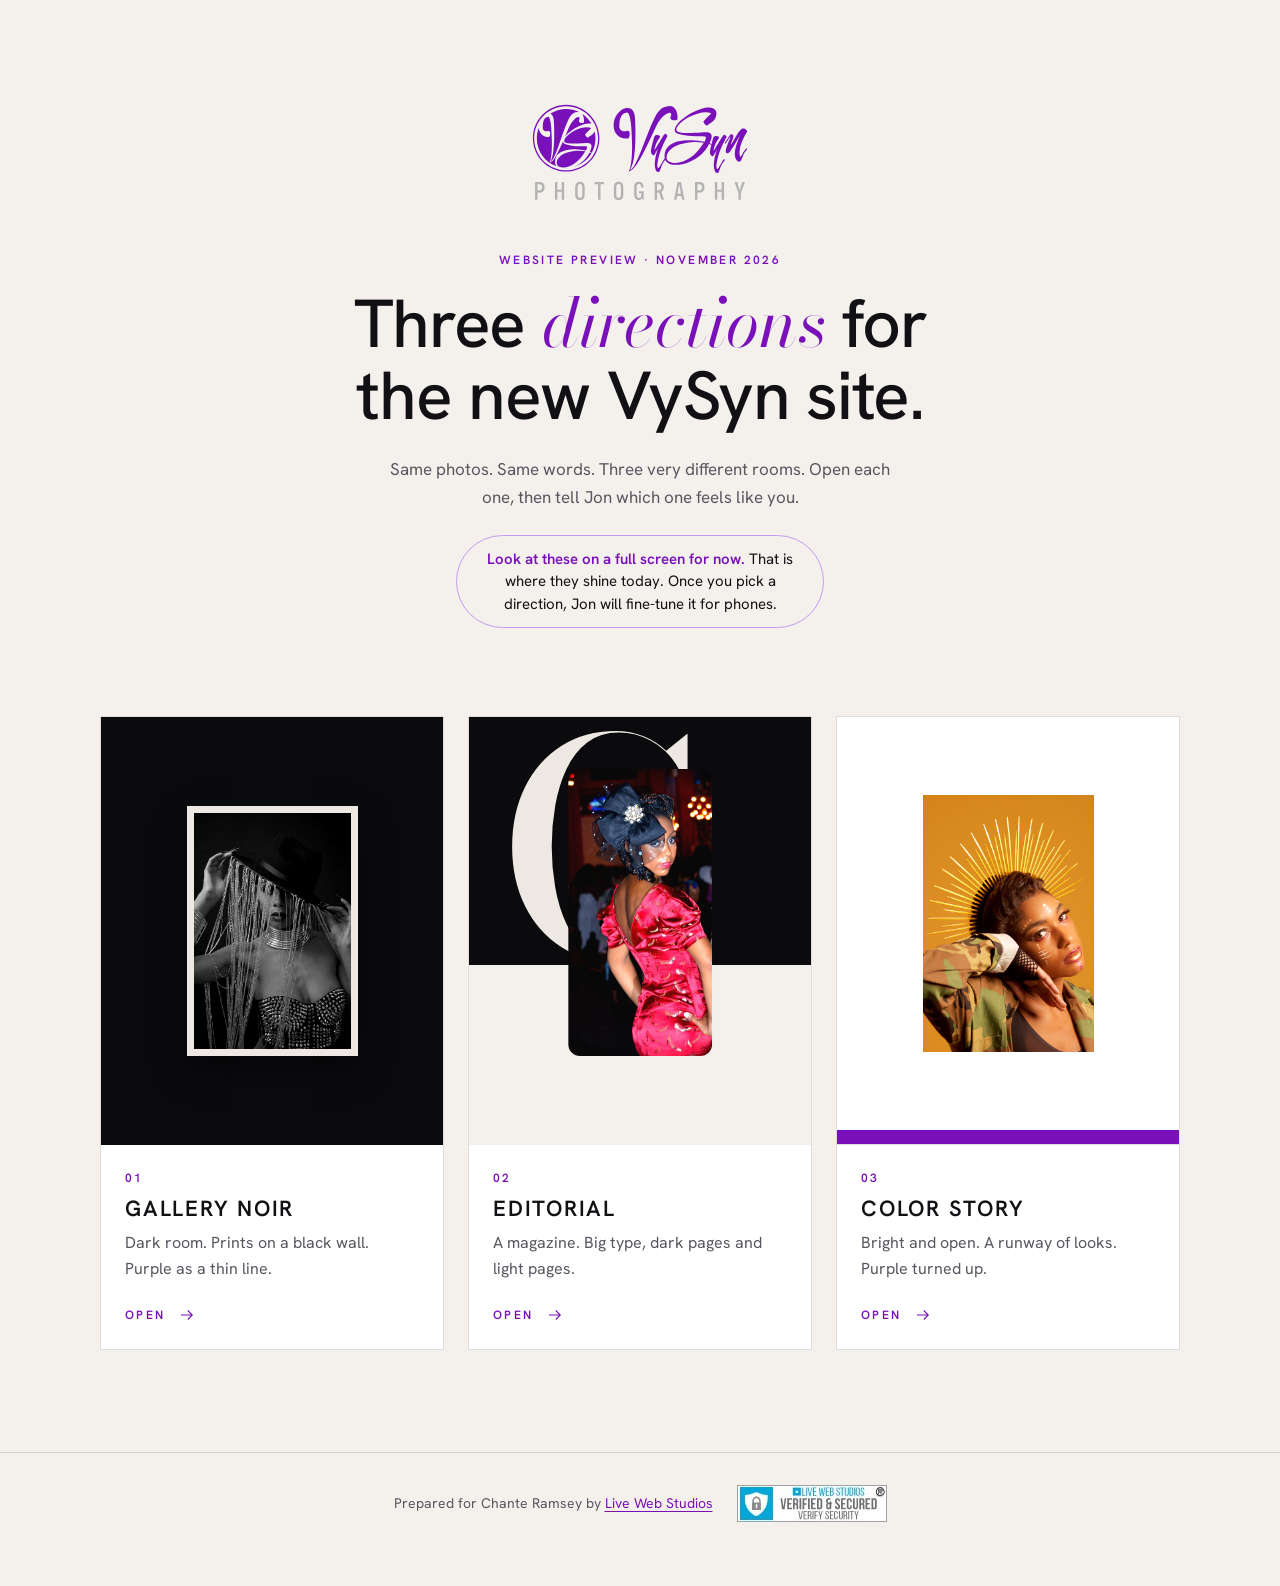
<file: index.html>
<!DOCTYPE html>
<html lang="en">
<head>
<meta charset="utf-8">
<meta name="viewport" content="width=device-width, initial-scale=1">
<meta name="robots" content="noindex, nofollow">
<title>VySyn Photography: Three Website Directions</title>
<meta name="description" content="Three home page directions for the new VySyn Photography website. Prepared for Chante Ramsey by Live Web Studios.">
<meta property="og:type" content="website">
<meta property="og:title" content="VySyn Photography: Three Website Directions">
<meta property="og:description" content="Three home page directions for the new VySyn Photography website. Prepared for Chante Ramsey by Live Web Studios.">
<meta property="og:image" content="assets/img/photos/gold-fringe.jpg">
<meta name="twitter:card" content="summary_large_image">
<meta name="theme-color" content="#F4F1EC">
<!-- GA4: replace G-XXXXXXXXXX before launch, then uncomment
<script async src="https://www.googletagmanager.com/gtag/js?id=G-XXXXXXXXXX"></script>
<script>window.dataLayer=window.dataLayer||[];function gtag(){dataLayer.push(arguments);}gtag('js',new Date());gtag('config','G-XXXXXXXXXX');</script>
-->
<link rel="icon" href="assets/img/brand/vysyn-mark-purple.svg" type="image/svg+xml">
<link rel="preconnect" href="https://fonts.googleapis.com">
<link rel="preconnect" href="https://fonts.gstatic.com" crossorigin>
<link rel="stylesheet" href="https://fonts.googleapis.com/css2?family=Bodoni+Moda:ital,opsz,wght@0,6..96,500;1,6..96,400&amp;family=Hanken+Grotesk:wght@400;500;600&amp;display=swap">
<link rel="stylesheet" href="assets/css/base.css">
<link rel="stylesheet" href="assets/css/landing.css">

</head>
<body class="landing">
<main class="page">
  <header class="intro">
    <img class="intro-logo" src="assets/img/brand/vysyn-logo-purple.svg" width="220" height="101" alt="VySyn Photography">
    <p class="label">WEBSITE PREVIEW · NOVEMBER 2026</p>
    <h1>Three <em>directions</em> for the new VySyn site.</h1>
    <p class="intro-line">Same photos. Same words. Three very different rooms. Open each one, then tell Jon which one feels like you.</p>
    <p class="intro-note"><strong>Look at these on a full screen for now.</strong> That is where they shine today. Once you pick a direction, Jon will fine-tune it for phones.</p>
  </header>

  <ul class="cards">
    <li class="card-item">
      <a class="card" href="noir/" target="_blank" rel="noopener">
        <span class="art art-noir"><span class="art-print"><span class="ph"><img src="assets/img/photos/gold-fringe.jpg" width="512" height="768" alt="" loading="lazy" decoding="async"></span></span></span>
        <span class="card-body">
          <span class="card-no">01</span>
          <h2 class="card-name">GALLERY NOIR</h2>
          <span class="card-line">Dark room. Prints on a black wall. Purple as a thin line.</span>
          <span class="card-open">OPEN <svg class="arrow" viewBox="0 0 24 24" width="18" height="18" aria-hidden="true" focusable="false"><path d="M4 12h15M13 6l6 6-6 6" fill="none" stroke="currentColor" stroke-width="1.5"/></svg><span class="visually-hidden"> (opens in a new tab)</span></span>
        </span>
      </a>
    </li>
    <li class="card-item">
      <a class="card" href="editorial/" target="_blank" rel="noopener">
        <span class="art art-editorial"><span class="art-letter" aria-hidden="true">C</span><span class="ph art-tall"><img src="assets/img/photos/runway-red.jpg" width="1332" height="2048" alt="" loading="lazy" decoding="async"></span></span>
        <span class="card-body">
          <span class="card-no">02</span>
          <h2 class="card-name">EDITORIAL</h2>
          <span class="card-line">A magazine. Big type, dark pages and light pages.</span>
          <span class="card-open">OPEN <svg class="arrow" viewBox="0 0 24 24" width="18" height="18" aria-hidden="true" focusable="false"><path d="M4 12h15M13 6l6 6-6 6" fill="none" stroke="currentColor" stroke-width="1.5"/></svg><span class="visually-hidden"> (opens in a new tab)</span></span>
        </span>
      </a>
    </li>
    <li class="card-item">
      <a class="card" href="color-story/" target="_blank" rel="noopener">
        <span class="art art-color"><span class="ph art-look"><img src="assets/img/photos/afro-halo.jpg" width="512" height="768" alt="" loading="lazy" decoding="async"></span><span class="art-bar" aria-hidden="true"></span></span>
        <span class="card-body">
          <span class="card-no">03</span>
          <h2 class="card-name">COLOR STORY</h2>
          <span class="card-line">Bright and open. A runway of looks. Purple turned up.</span>
          <span class="card-open">OPEN <svg class="arrow" viewBox="0 0 24 24" width="18" height="18" aria-hidden="true" focusable="false"><path d="M4 12h15M13 6l6 6-6 6" fill="none" stroke="currentColor" stroke-width="1.5"/></svg><span class="visually-hidden"> (opens in a new tab)</span></span>
        </span>
      </a>
    </li>
  </ul>
</main>

<footer class="foot">
  <p>Prepared for Chante Ramsey by <a href="https://www.livewebstudios.com/" rel="noopener">Live Web Studios</a></p>
  <img class="lws-badge" src="assets/img/lws/verifiedsecured.png" width="150" height="37" alt="Verified and secured by Live Web Studios" loading="lazy" decoding="async">
</footer>
</body>
</html>
</file>
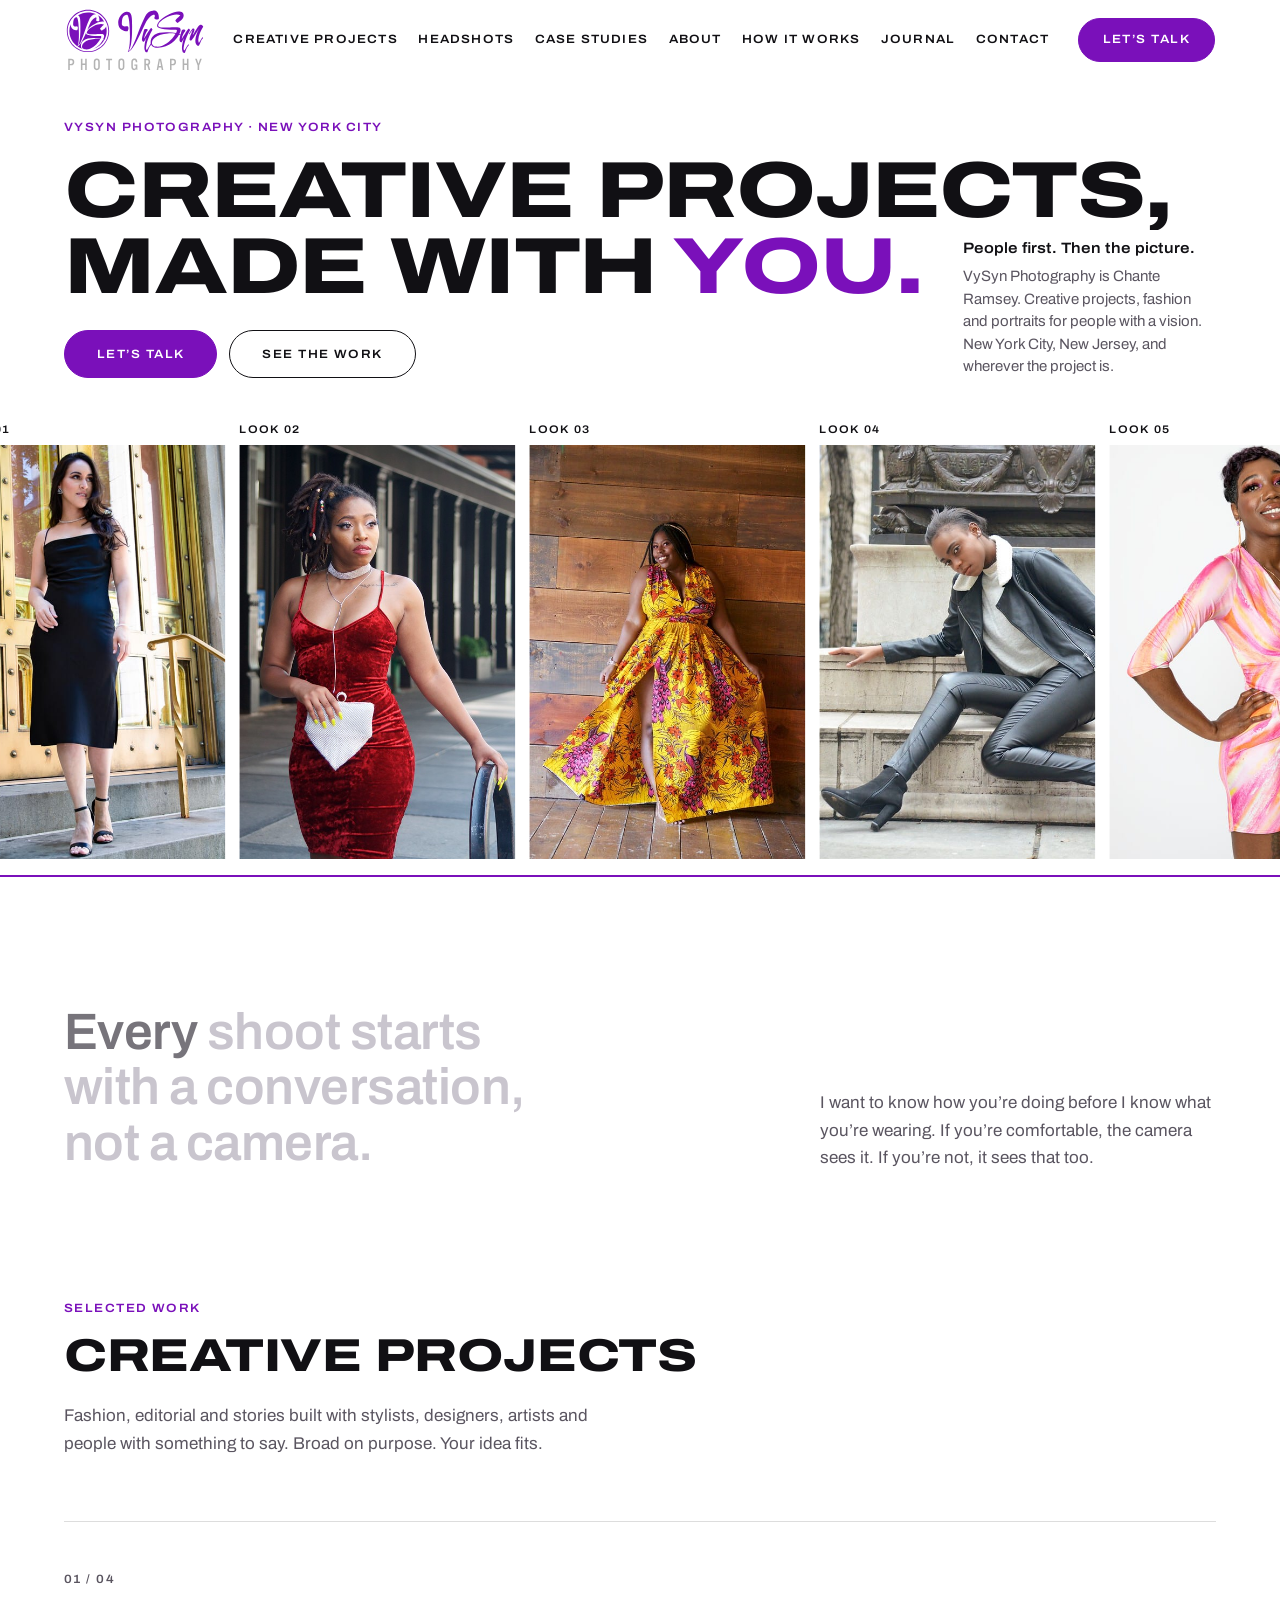
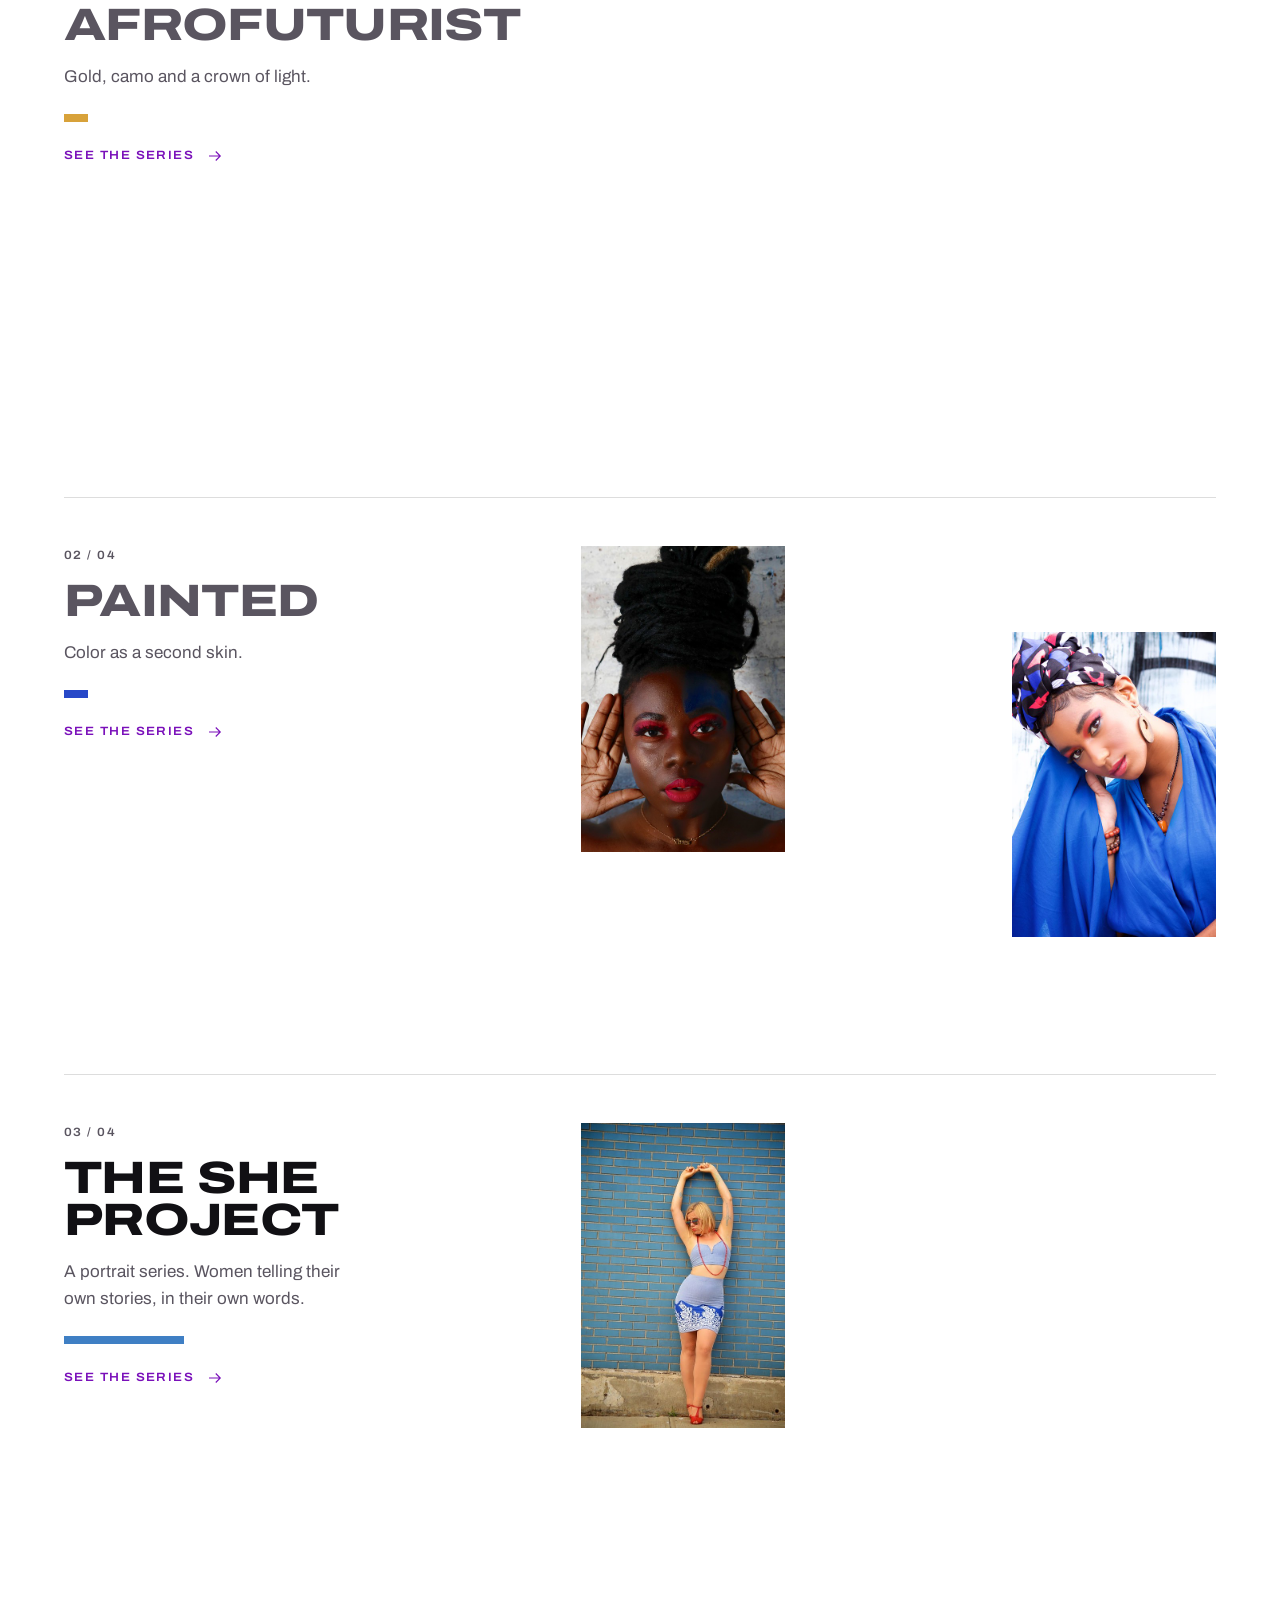
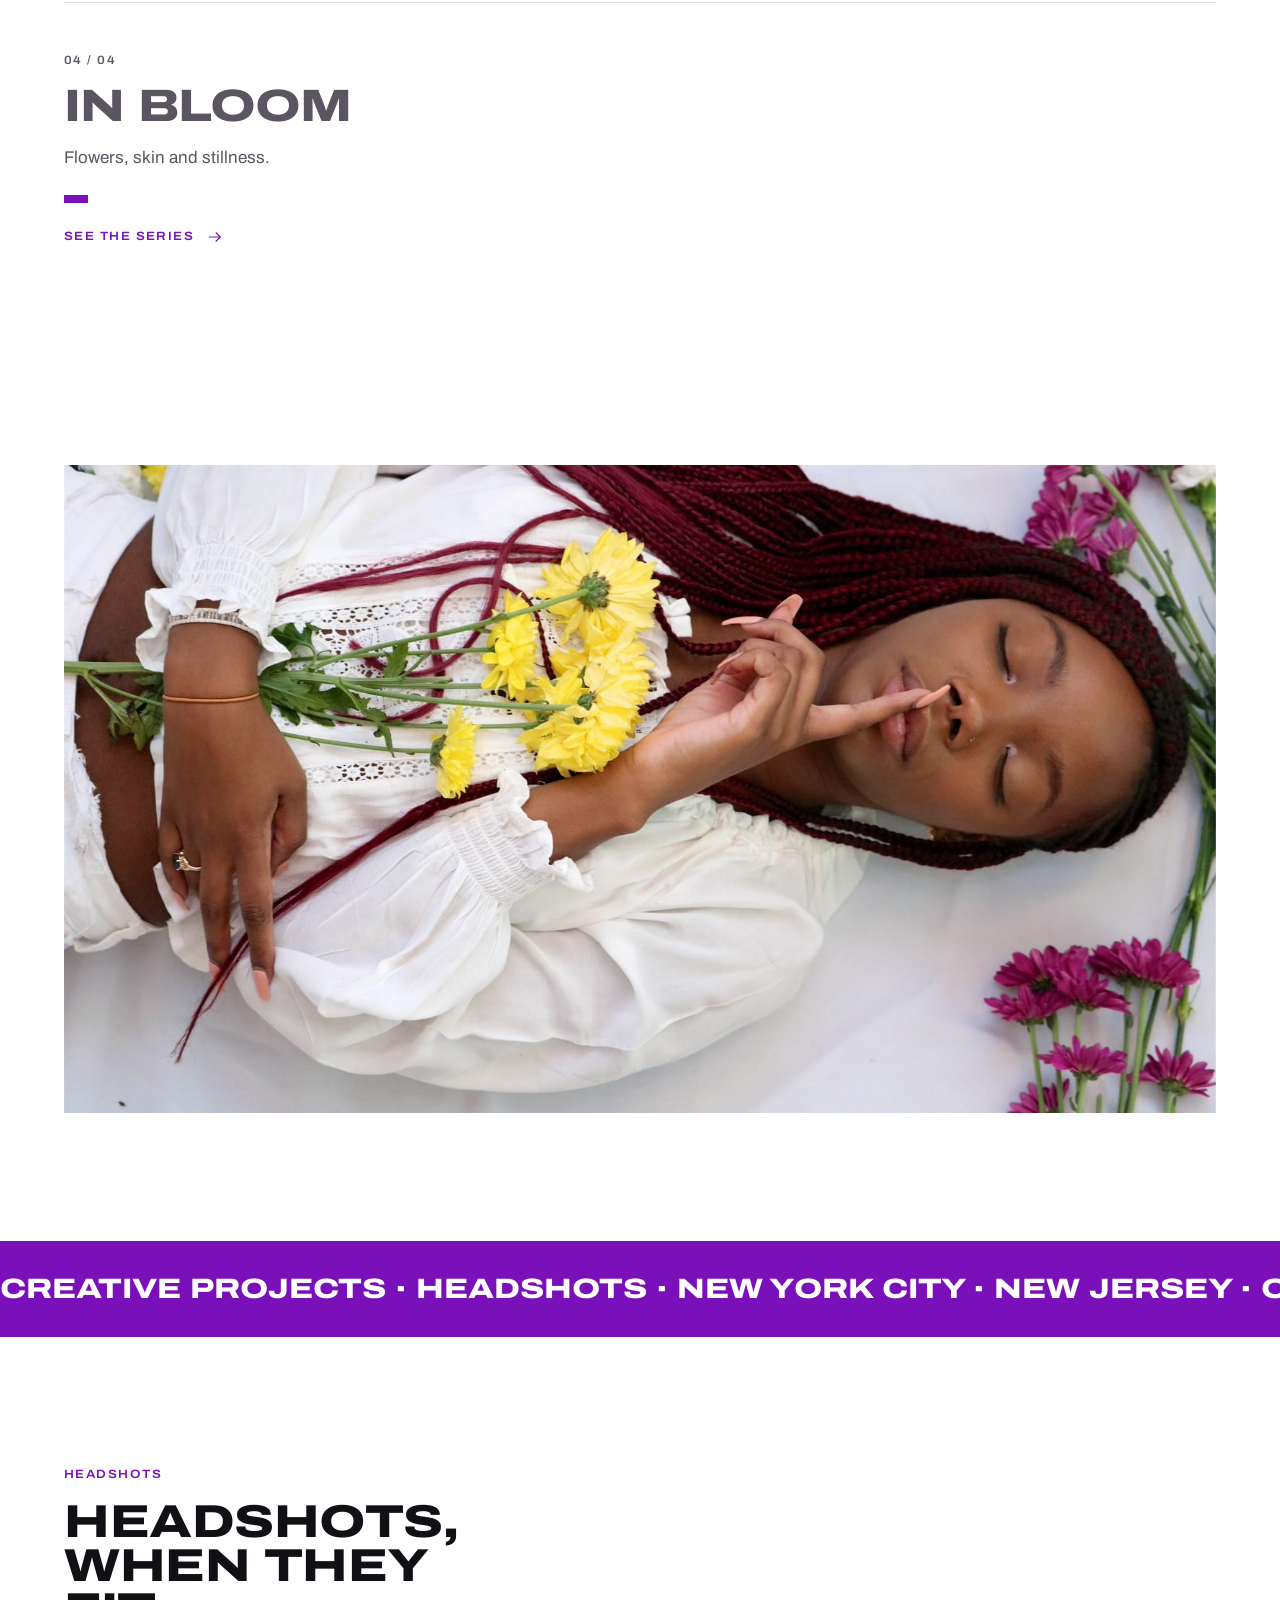
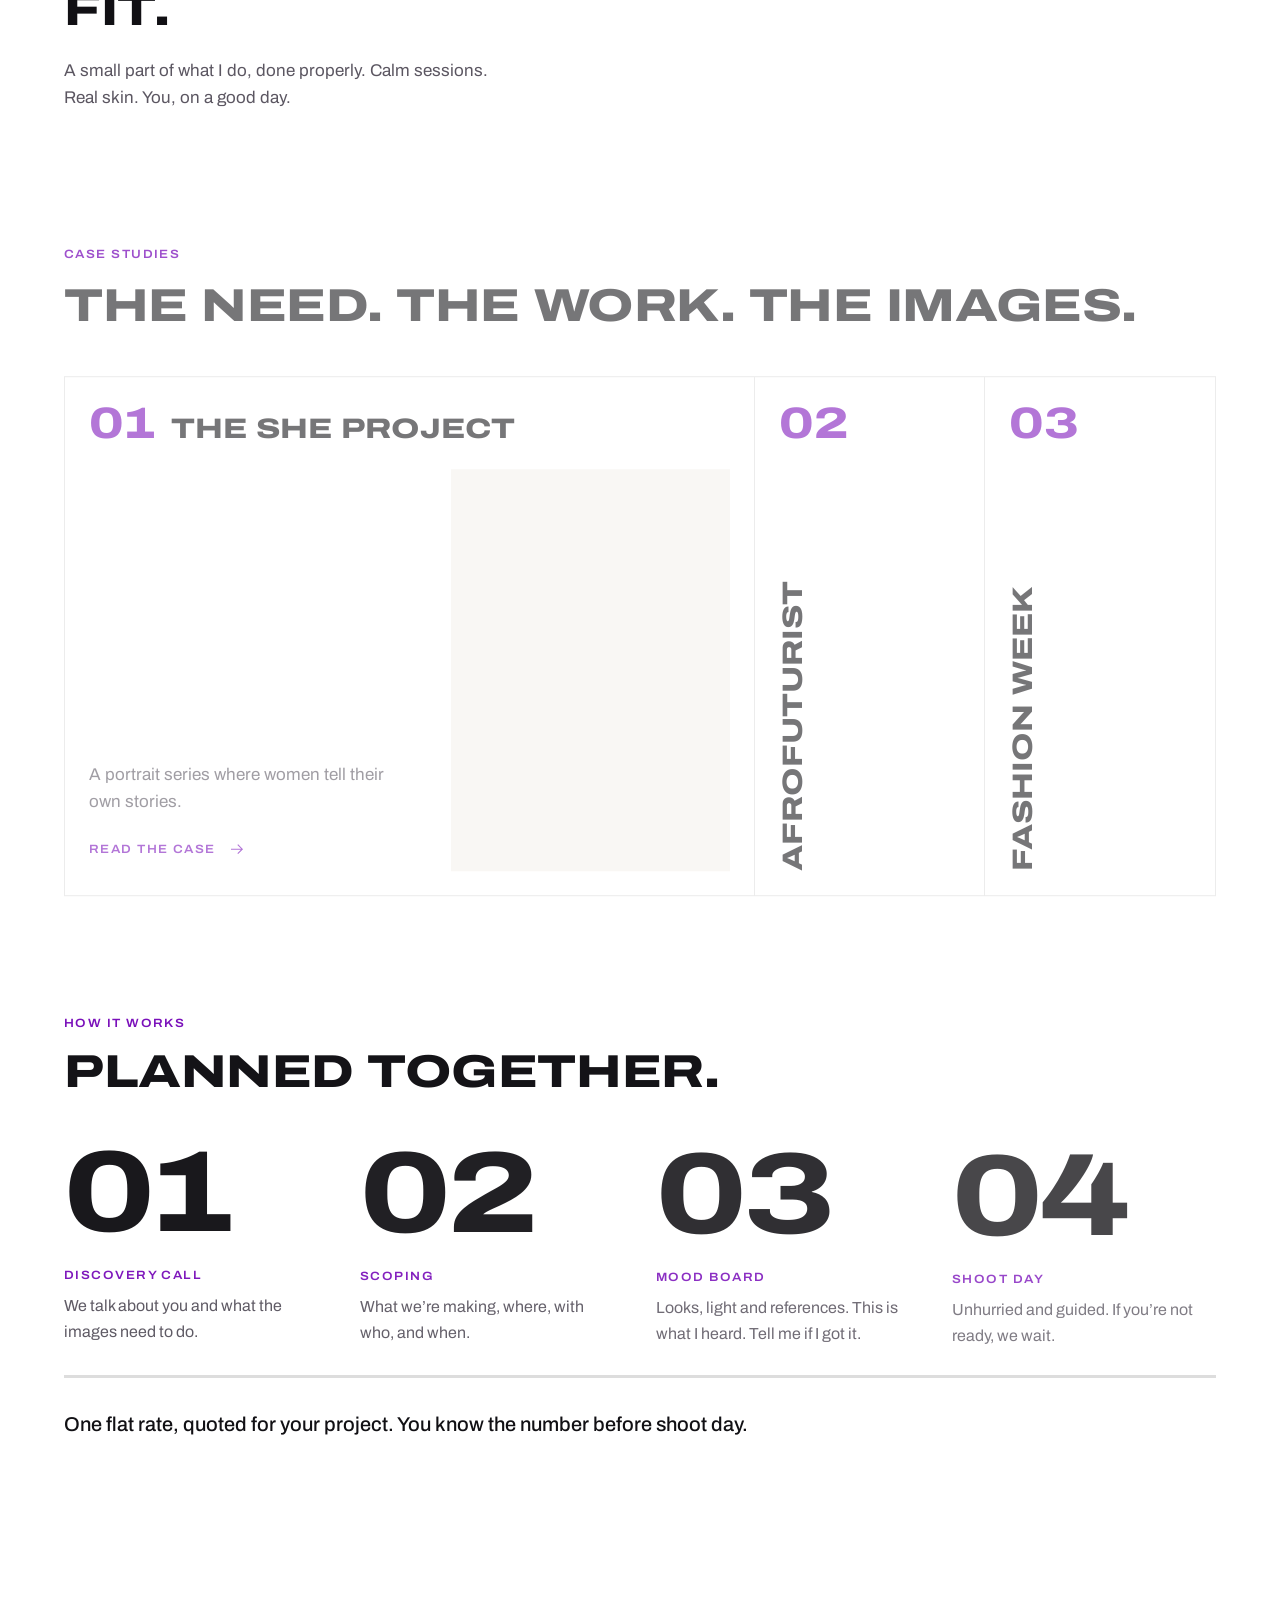
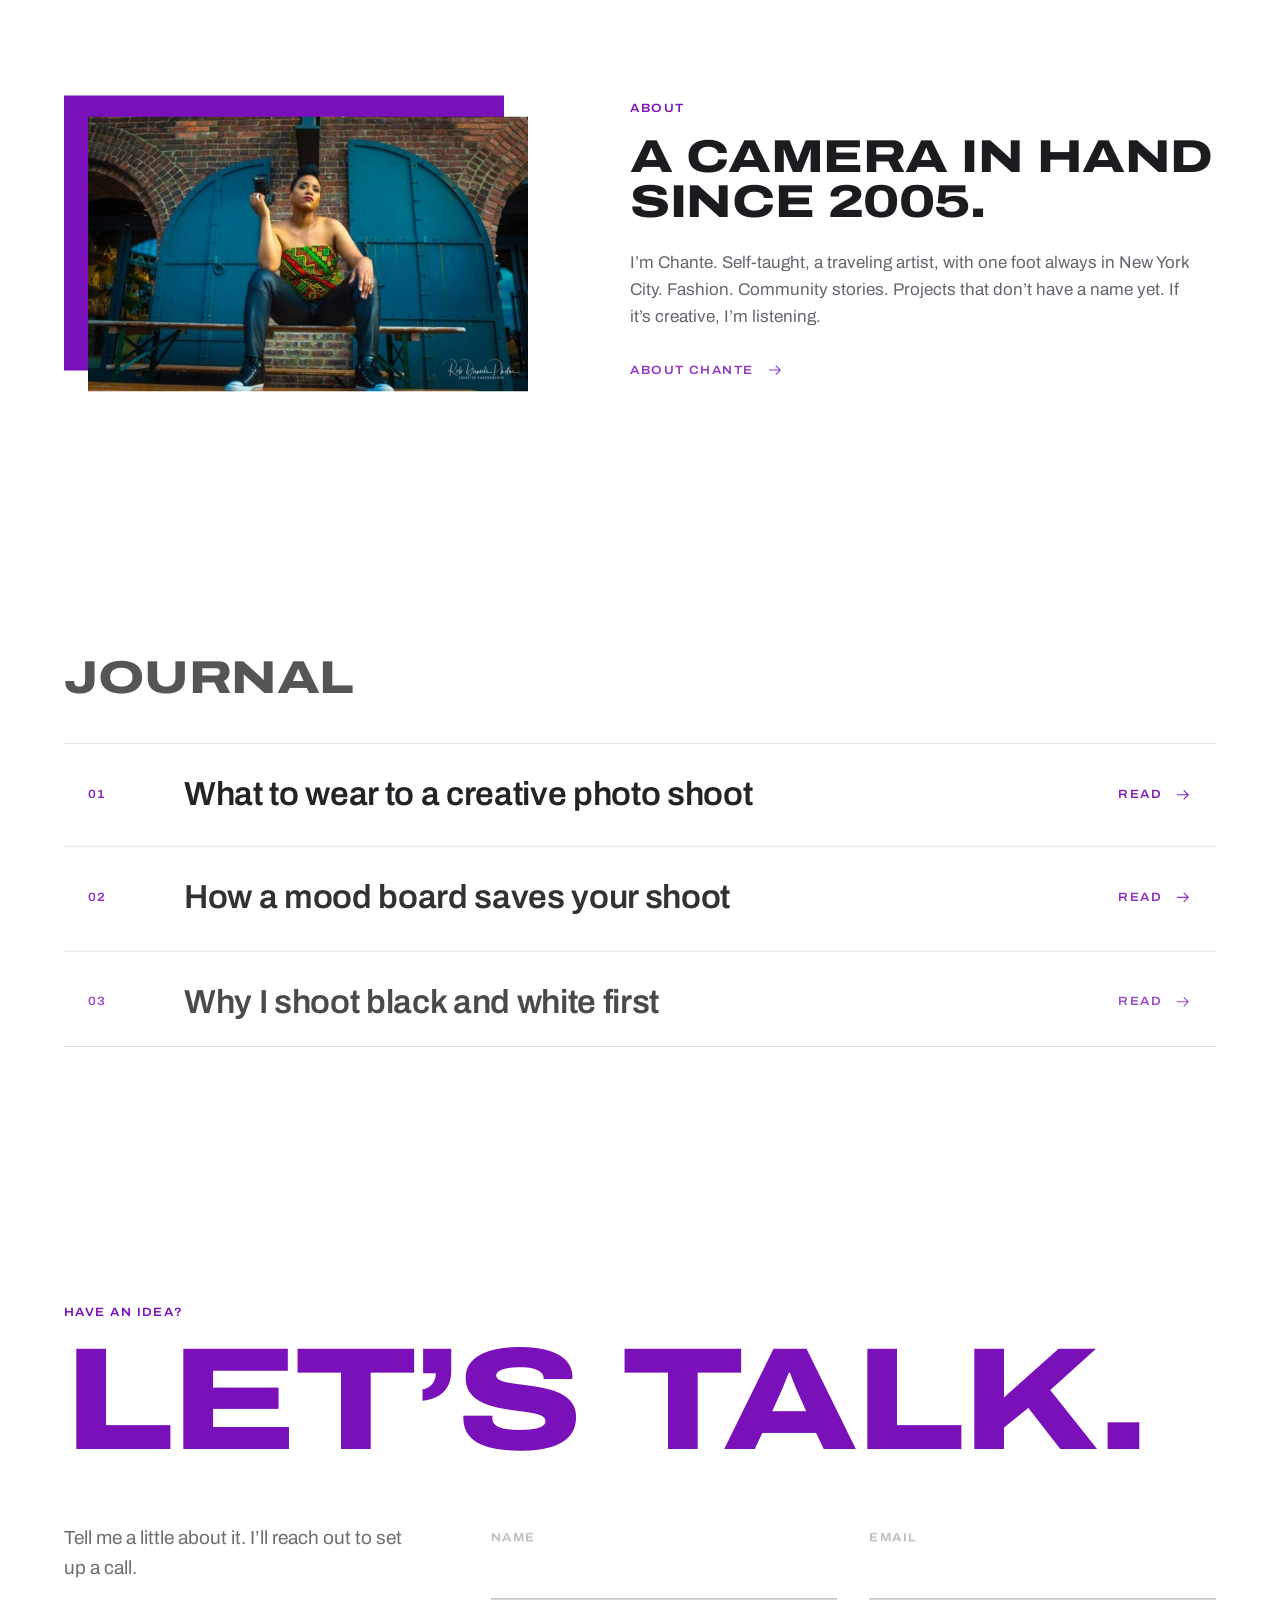
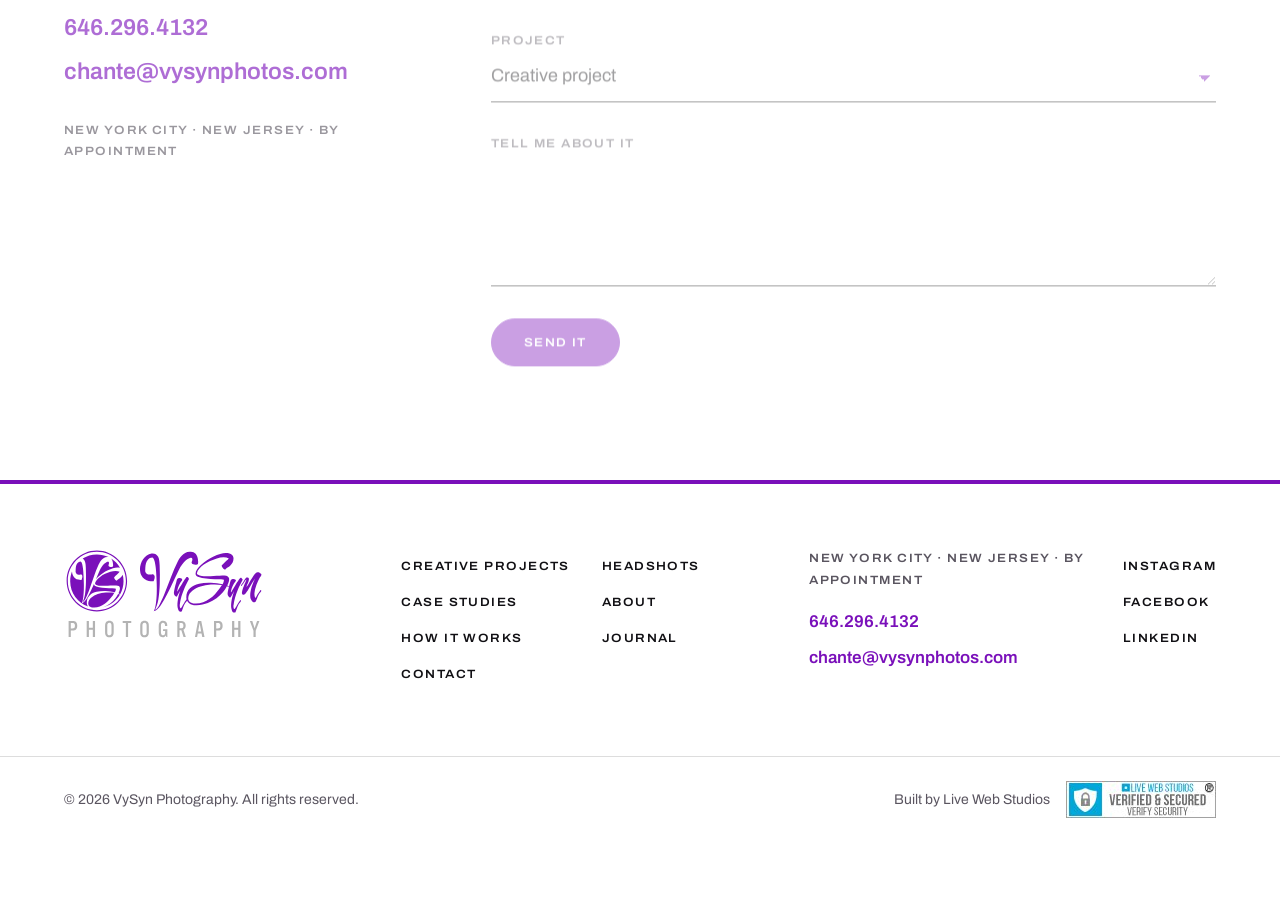
<file: color-story/index.html>
<!DOCTYPE html>
<html lang="en" class="no-js">
<head>
<meta charset="utf-8">
<meta name="viewport" content="width=device-width, initial-scale=1">
<meta name="robots" content="noindex, nofollow">
<title>VySyn Photography · Creative Projects and Headshots, NYC · Color Story</title>
<meta name="description" content="Creative projects, made with you. Fashion, editorial and headshots by Chante Ramsey of VySyn Photography.">
<meta property="og:type" content="website">
<meta property="og:title" content="VySyn Photography · Creative Projects and Headshots, NYC · Color Story">
<meta property="og:description" content="Creative projects, made with you. Fashion, editorial and headshots by Chante Ramsey of VySyn Photography.">
<meta property="og:image" content="../assets/img/photos/flowers-wide.jpg">
<meta name="twitter:card" content="summary_large_image">
<meta name="theme-color" content="#FFFFFF">
<!-- GA4: replace G-XXXXXXXXXX before launch, then uncomment
<script async src="https://www.googletagmanager.com/gtag/js?id=G-XXXXXXXXXX"></script>
<script>window.dataLayer=window.dataLayer||[];function gtag(){dataLayer.push(arguments);}gtag('js',new Date());gtag('config','G-XXXXXXXXXX');</script>
-->
<link rel="icon" href="../assets/img/brand/vysyn-mark-purple.svg" type="image/svg+xml">
<link rel="preconnect" href="https://fonts.googleapis.com">
<link rel="preconnect" href="https://fonts.gstatic.com" crossorigin>
<link rel="stylesheet" href="https://fonts.googleapis.com/css2?family=Archivo:wdth,wght@62..125,400..800&amp;display=swap">
<link rel="stylesheet" href="../assets/css/base.css">
<link rel="stylesheet" href="../assets/css/color-story.css">
<script src="../assets/js/boot.js"></script>
<script type="application/ld+json">
{
  "@context": "https://schema.org",
  "@type": "ProfessionalService",
  "name": "VySyn Photography",
  "description": "Creative projects, fashion, editorial and headshot photography by Chante Ramsey.",
  "url": "https://vysynphotos.com/",
  "telephone": "+1-646-296-4132",
  "email": "chante@vysynphotos.com",
  "founder": {
    "@type": "Person",
    "name": "Chante Ramsey",
    "jobTitle": "Photographer"
  },
  "areaServed": [
    "New York City",
    "New Jersey"
  ],
  "sameAs": [
    "https://instagram.com/vysynphotos",
    "https://www.facebook.com/vysynphotos",
    "https://www.linkedin.com/company/vysyn-photography"
  ]
}
</script>
</head>
<body id="top" class="color-story">
<a class="skip-link" href="#main">Skip to content</a>

<header class="navbar" data-header>
  <a class="navbar-logo" href="#top">
    <img class="logo-full" src="../assets/img/brand/vysyn-logo-purple.svg" width="140" height="64" alt="VySyn Photography">
    <img class="logo-mark" src="../assets/img/brand/vysyn-mark-purple.svg" width="32" height="32" alt="" aria-hidden="true">
  </a>
  <nav class="navbar-nav" aria-label="Main">
    <ul>
<li><a class="navbar-link" href="#">CREATIVE PROJECTS</a></li>
<li><a class="navbar-link" href="#">HEADSHOTS</a></li>
<li><a class="navbar-link" href="#">CASE STUDIES</a></li>
<li><a class="navbar-link" href="#">ABOUT</a></li>
<li><a class="navbar-link" href="#">HOW IT WORKS</a></li>
<li><a class="navbar-link" href="#">JOURNAL</a></li>
<li><a class="navbar-link" href="#">CONTACT</a></li>
    </ul>
  </nav>
  <a class="btn btn-solid navbar-talk" href="#contact">LET’S TALK</a>
  <button class="nav-toggle" type="button" aria-expanded="false" aria-controls="menu" aria-label="Open menu"><span data-toggle-label>MENU</span></button>
</header>
<div class="menu" id="menu">
  <nav class="menu-nav" aria-label="Menu">
    <ul class="menu-list">
<li><a class="menu-link" href="#">CREATIVE PROJECTS</a></li>
<li><a class="menu-link" href="#">HEADSHOTS</a></li>
<li><a class="menu-link" href="#">CASE STUDIES</a></li>
<li><a class="menu-link" href="#">ABOUT</a></li>
<li><a class="menu-link" href="#">HOW IT WORKS</a></li>
<li><a class="menu-link" href="#">JOURNAL</a></li>
<li><a class="menu-link" href="#">CONTACT</a></li>
    </ul>
  </nav>
  <div class="menu-foot">
    <a class="btn btn-talk" href="#contact">LET’S TALK</a>
    <a class="menu-contact" href="tel:+16462964132">646.296.4132</a>
    <a class="menu-contact" href="mailto:chante@vysynphotos.com">chante@vysynphotos.com</a>
  </div>
</div>

<main id="main">

<section class="hero" aria-labelledby="hero-title">
  <div class="hero-top">
    <p class="label hero-eyebrow">VYSYN PHOTOGRAPHY · NEW YORK CITY</p>
    <h1 id="hero-title" class="hero-title"><span class="mask"><span class="rise"><span class="hw">Creative</span> <span class="hw">projects,</span></span></span> <span class="mask"><span class="rise"><span class="hw">made with</span> <span class="hw"><em>you.</em></span></span></span></h1>
    <div class="hero-aside" data-reveal data-reveal-delay="500">
      <p class="hero-tag">People first. Then the picture.</p>
      <p class="hero-intro">VySyn Photography is Chante Ramsey. Creative projects, fashion and portraits for people with a vision. New York City, New Jersey, and wherever the project is.</p>
    </div>
    <div class="hero-actions" data-reveal data-reveal-delay="400">
      <a class="btn btn-solid" href="#contact">LET’S TALK</a>
      <a class="btn btn-line" href="#work">SEE THE WORK</a>
    </div>
  </div>
  <div class="runway" data-runway role="region" aria-label="Twelve looks. Scroll sideways for more." tabindex="0">
    <div class="runway-track">
      <ul class="runway-set">
        <li class="look"><span class="look-no">LOOK 01</span><span class="ph"><img src="../assets/img/photos/gold-doors.jpg" width="512" height="768" alt="Full length: model in a black cocktail dress and heels in front of ornate gold doors" fetchpriority="high" decoding="async"></span></li>
        <li class="look"><span class="look-no">LOOK 02</span><span class="ph"><img src="../assets/img/photos/red-sequin.jpg" width="512" height="768" alt="Model in a red sequin slip dress holding a white clutch on a New York street" fetchpriority="high" decoding="async"></span></li>
        <li class="look"><span class="look-no">LOOK 03</span><span class="ph"><img src="../assets/img/photos/yellow-gown.jpg" width="512" height="768" alt="Full length: model holding out the skirt of a yellow and magenta print gown, wood wall" fetchpriority="high" decoding="async"></span></li>
        <li class="look"><span class="look-no">LOOK 04</span><span class="ph"><img src="../assets/img/photos/steps.jpg" width="512" height="768" alt="Model in a grey blazer and leather trousers stretched across stone steps in New York" fetchpriority="high" decoding="async"></span></li>
        <li class="look"><span class="look-no">LOOK 05</span><span class="ph"><img src="../assets/img/photos/pink-wrap.jpg" width="512" height="768" alt="Model in a pink striped wrap dress, hands on hips, white studio" fetchpriority="high" decoding="async"></span></li>
        <li class="look"><span class="look-no">LOOK 06</span><span class="ph"><img src="../assets/img/photos/she-blue-wall.jpg" width="509" height="768" alt="Full length: woman with her arms raised overhead against a blue painted brick wall" loading="lazy" decoding="async"></span></li>
        <li class="look"><span class="look-no">LOOK 07</span><span class="ph"><img src="../assets/img/photos/green-dress.jpg" width="509" height="768" alt="Model in an emerald dress with pearls and a gold clutch, leaning on an iron column" loading="lazy" decoding="async"></span></li>
        <li class="look"><span class="look-no">LOOK 08</span><span class="ph"><img src="../assets/img/photos/navy-suit-jump.jpg" width="512" height="768" alt="Man in a navy suit and tan shoes caught mid-step, white studio" loading="lazy" decoding="async"></span></li>
        <li class="look look-narrow-1"><span class="look-no">LOOK 09</span><span class="ph"><img src="../assets/img/photos/runway-walk-1.jpg" width="333" height="768" alt="Full length runway look: yellow and red print dress, hands on hips" loading="lazy" decoding="async"></span></li>
        <li class="look"><span class="look-no">LOOK 10</span><span class="ph"><img src="../assets/img/photos/red-jacket.jpg" width="474" height="768" alt="Model in a coral red leather jacket in front of a white wall with black brush marks" loading="lazy" decoding="async"></span></li>
        <li class="look look-narrow-2"><span class="look-no">LOOK 11</span><span class="ph"><img src="../assets/img/photos/runway-walk-2.jpg" width="358" height="767" alt="Full length runway look: white top, print skirt and head wrap, hands on hips" loading="lazy" decoding="async"></span></li>
        <li class="look"><span class="look-no">LOOK 12</span><span class="ph"><img src="../assets/img/photos/plaid-coat.jpg" width="509" height="768" alt="Model in a plaid double-breasted coat leaning against a tree, hand at her ear" loading="lazy" decoding="async"></span></li>
      </ul>
      <ul class="runway-set" aria-hidden="true">
        <li class="look"><span class="look-no">LOOK 01</span><span class="ph"><img src="../assets/img/photos/gold-doors.jpg" width="512" height="768" alt="" loading="lazy" decoding="async"></span></li>
        <li class="look"><span class="look-no">LOOK 02</span><span class="ph"><img src="../assets/img/photos/red-sequin.jpg" width="512" height="768" alt="" loading="lazy" decoding="async"></span></li>
        <li class="look"><span class="look-no">LOOK 03</span><span class="ph"><img src="../assets/img/photos/yellow-gown.jpg" width="512" height="768" alt="" loading="lazy" decoding="async"></span></li>
        <li class="look"><span class="look-no">LOOK 04</span><span class="ph"><img src="../assets/img/photos/steps.jpg" width="512" height="768" alt="" loading="lazy" decoding="async"></span></li>
        <li class="look"><span class="look-no">LOOK 05</span><span class="ph"><img src="../assets/img/photos/pink-wrap.jpg" width="512" height="768" alt="" loading="lazy" decoding="async"></span></li>
        <li class="look"><span class="look-no">LOOK 06</span><span class="ph"><img src="../assets/img/photos/she-blue-wall.jpg" width="509" height="768" alt="" loading="lazy" decoding="async"></span></li>
        <li class="look"><span class="look-no">LOOK 07</span><span class="ph"><img src="../assets/img/photos/green-dress.jpg" width="509" height="768" alt="" loading="lazy" decoding="async"></span></li>
        <li class="look"><span class="look-no">LOOK 08</span><span class="ph"><img src="../assets/img/photos/navy-suit-jump.jpg" width="512" height="768" alt="" loading="lazy" decoding="async"></span></li>
        <li class="look look-narrow-1"><span class="look-no">LOOK 09</span><span class="ph"><img src="../assets/img/photos/runway-walk-1.jpg" width="333" height="768" alt="" loading="lazy" decoding="async"></span></li>
        <li class="look"><span class="look-no">LOOK 10</span><span class="ph"><img src="../assets/img/photos/red-jacket.jpg" width="474" height="768" alt="" loading="lazy" decoding="async"></span></li>
        <li class="look look-narrow-2"><span class="look-no">LOOK 11</span><span class="ph"><img src="../assets/img/photos/runway-walk-2.jpg" width="358" height="767" alt="" loading="lazy" decoding="async"></span></li>
        <li class="look"><span class="look-no">LOOK 12</span><span class="ph"><img src="../assets/img/photos/plaid-coat.jpg" width="509" height="768" alt="" loading="lazy" decoding="async"></span></li>
      </ul>
    </div>
  </div>
  <div class="runway-line" aria-hidden="true"></div>
</section>

<section class="statement" aria-labelledby="statement-title">
  <div class="wrap statement-grid">
    <h2 id="statement-title" class="statement-quote" data-words><span class="w">Every</span> <span class="w">shoot</span> <span class="w">starts</span> <span class="w">with</span> <span class="w w-key">a</span> <span class="w w-key">conversation,</span> <span class="w">not</span> <span class="w">a</span> <span class="w">camera.</span></h2>
    <p class="statement-body" data-reveal>I want to know how you’re doing before I know what you’re wearing. If you’re comfortable, the camera sees it. If you’re not, it sees that too.</p>
  </div>
</section>

<section class="stories" id="work" aria-labelledby="stories-title">
  <div class="wrap">
    <div class="stories-head">
      <p class="label" data-reveal>SELECTED WORK</p>
      <h2 id="stories-title" class="h-display" data-reveal>Creative projects</h2>
      <p class="body" data-reveal>Fashion, editorial and stories built with stylists, designers, artists and people with something to say. Broad on purpose. Your idea fits.</p>
    </div>
    <article class="story is-active" data-story>
      <div class="story-text">
        <p class="story-count">01 / 04</p>
        <h3 class="story-title">AFROFUTURIST</h3>
        <p class="story-line">Gold, camo and a crown of light.</p>
        <span class="swatch sw-1" aria-hidden="true"></span>
        <a class="text-link" href="#">SEE THE SERIES <svg class="arrow" viewBox="0 0 24 24" width="18" height="18" aria-hidden="true" focusable="false"><path d="M4 12h15M13 6l6 6-6 6" fill="none" stroke="currentColor" stroke-width="1.5"/></svg></a>
      </div>
      <div class="story-photos">
        <span class="ph story-ph story-ph-1" data-reveal="wipe"><img src="../assets/img/photos/afro-halo.jpg" width="512" height="768" alt="Model in a camo jacket and a gold spiked halo, head resting on her hand, mustard backdrop" loading="lazy" decoding="async"></span>
        <span class="ph story-ph story-ph-2" data-reveal="wipe"><img src="../assets/img/photos/afro-profile.jpg" width="512" height="768" alt="Model in profile with short curls and white face dots, hand at her chin, mustard backdrop" loading="lazy" decoding="async"></span>
        <span class="ph story-ph story-ph-3" data-reveal="wipe"><img src="../assets/img/photos/afro-flag.jpg" width="512" height="768" alt="Model wrapped in red, black and green fabric, direct gaze, mustard backdrop" loading="lazy" decoding="async"></span>
      </div>
    </article>
    <article class="story" data-story>
      <div class="story-text">
        <p class="story-count">02 / 04</p>
        <h3 class="story-title">PAINTED</h3>
        <p class="story-line">Color as a second skin.</p>
        <span class="swatch sw-2" aria-hidden="true"></span>
        <a class="text-link" href="#">SEE THE SERIES <svg class="arrow" viewBox="0 0 24 24" width="18" height="18" aria-hidden="true" focusable="false"><path d="M4 12h15M13 6l6 6-6 6" fill="none" stroke="currentColor" stroke-width="1.5"/></svg></a>
      </div>
      <div class="story-photos">
        <span class="ph story-ph story-ph-1" data-reveal="wipe"><img src="../assets/img/photos/paint-front.jpg" width="512" height="768" alt="Model with red and blue painted across her face, locs piled high, hands raised beside her face" loading="lazy" decoding="async"></span>
        <span class="ph story-ph story-ph-2" data-reveal="wipe"><img src="../assets/img/photos/paint-profile.jpg" width="512" height="768" alt="Model in profile with blue and pink paint across her eyes, locs piled high, white brick wall" loading="lazy" decoding="async"></span>
        <span class="ph story-ph story-ph-3" data-reveal="wipe"><img src="../assets/img/photos/cobalt.jpg" width="512" height="768" alt="Model draped in cobalt blue with a patterned head wrap, head resting on her hand" loading="lazy" decoding="async"></span>
      </div>
    </article>
    <article class="story" data-story>
      <div class="story-text">
        <p class="story-count">03 / 04</p>
        <h3 class="story-title">THE SHE PROJECT</h3>
        <p class="story-line">A portrait series. Women telling their own stories, in their own words.</p>
        <span class="swatch sw-3" aria-hidden="true"></span>
        <a class="text-link" href="#">SEE THE SERIES <svg class="arrow" viewBox="0 0 24 24" width="18" height="18" aria-hidden="true" focusable="false"><path d="M4 12h15M13 6l6 6-6 6" fill="none" stroke="currentColor" stroke-width="1.5"/></svg></a>
      </div>
      <div class="story-photos">
        <span class="ph story-ph story-ph-1" data-reveal="wipe"><img src="../assets/img/photos/she-blue-wall.jpg" width="509" height="768" alt="Full length: woman with her arms raised overhead against a blue painted brick wall" loading="lazy" decoding="async"></span>
        <span class="ph story-ph story-ph-2" data-reveal="wipe"><img src="../assets/img/photos/she-profile.jpg" width="512" height="768" alt="Close profile of a woman with braids, soft city light behind her" loading="lazy" decoding="async"></span>
        <span class="ph story-ph story-ph-3 is-square" data-reveal="wipe"><img src="../assets/img/photos/she-red-hair.jpg" width="768" height="768" alt="Woman with long red hair and a gold head chain on a city street" loading="lazy" decoding="async"></span>
      </div>
    </article>
    <article class="story" data-story>
      <div class="story-text">
        <p class="story-count">04 / 04</p>
        <h3 class="story-title">IN BLOOM</h3>
        <p class="story-line">Flowers, skin and stillness.</p>
        <span class="swatch sw-4" aria-hidden="true"></span>
        <a class="text-link" href="#">SEE THE SERIES <svg class="arrow" viewBox="0 0 24 24" width="18" height="18" aria-hidden="true" focusable="false"><path d="M4 12h15M13 6l6 6-6 6" fill="none" stroke="currentColor" stroke-width="1.5"/></svg></a>
      </div>
      <div class="story-photos story-photos-two">
        <span class="ph story-ph story-ph-1" data-reveal="wipe"><img src="../assets/img/photos/flower-crown.jpg" width="512" height="768" alt="Model in a flower crown and floral dress looking up, against a tree" loading="lazy" decoding="async"></span>
        <span class="ph story-ph story-ph-2" data-reveal="wipe"><img src="../assets/img/photos/purple-studio.jpg" width="512" height="768" alt="Model in a hot pink top with stacked bead bracelets, chin on her hand, purple backdrop" loading="lazy" decoding="async"></span>
      </div>
    </article>
    <figure class="cinema" data-reveal="wipe">
      <span class="ph cinema-frame"><img class="cinema-img" src="../assets/img/photos/flowers-wide.jpg" width="1600" height="1067" alt="Model lying among yellow and purple flowers with burgundy braids fanned out, eyes closed, finger to her lips" loading="lazy" decoding="async" data-drift></span>
    </figure>
  </div>
</section>

<section class="band" aria-label="Creative projects and headshots. New York City, New Jersey, on the road.">
  <div class="band-track" aria-hidden="true">
    <span>CREATIVE PROJECTS · HEADSHOTS · NEW YORK CITY · NEW JERSEY · ON THE ROAD · CREATIVE PROJECTS · HEADSHOTS · NEW YORK CITY · NEW JERSEY · ON THE ROAD · CREATIVE PROJECTS · HEADSHOTS · NEW YORK CITY · NEW JERSEY · ON THE ROAD · </span><span>CREATIVE PROJECTS · HEADSHOTS · NEW YORK CITY · NEW JERSEY · ON THE ROAD · CREATIVE PROJECTS · HEADSHOTS · NEW YORK CITY · NEW JERSEY · ON THE ROAD · CREATIVE PROJECTS · HEADSHOTS · NEW YORK CITY · NEW JERSEY · ON THE ROAD · </span>
  </div>
</section>

<section class="heads" aria-labelledby="heads-title">
  <div class="wrap heads-grid">
    <div class="heads-text">
      <p class="label" data-reveal>HEADSHOTS</p>
      <h2 id="heads-title" class="h-display" data-reveal>Headshots, when they fit.</h2>
      <p class="body" data-reveal>A small part of what I do, done properly. Calm sessions. Real skin. You, on a good day.</p>
    </div>
    <ul class="heads-row">
      <li class="head" data-reveal="wipe"><span class="ph"><img src="../assets/img/photos/head-cobalt.jpg" width="512" height="768" alt="Headshot of a woman with silver curls in a cobalt blazer, sky blue backdrop" loading="lazy" decoding="async"></span></li>
      <li class="head" data-reveal="wipe"><span class="ph"><img src="../assets/img/photos/head-sky.jpg" width="512" height="768" alt="Headshot of a woman in a sheer white blouse with her hand in her hair, sky blue backdrop" loading="lazy" decoding="async"></span></li>
      <li class="head" data-reveal="wipe"><span class="ph"><img src="../assets/img/photos/head-red.jpg" width="512" height="768" alt="Portrait of a woman in a red blazer against a brick wall" loading="lazy" decoding="async"></span></li>
      <li class="head" data-reveal="wipe"><span class="ph"><img src="../assets/img/photos/head-silver.jpg" width="512" height="768" alt="Relaxed portrait of a woman with silver curls, chin on her hands, by a window" loading="lazy" decoding="async"></span></li>
    </ul>
  </div>
</section>

<section class="cases" aria-labelledby="cases-title">
  <div class="wrap">
    <p class="label" data-reveal>CASE STUDIES</p>
    <h2 id="cases-title" class="h-display" data-reveal>The need. The work. The images.</h2>
    <div class="acc" data-acc data-reveal>
      <article class="acc-panel is-open">
        <h3 class="acc-head"><button class="acc-btn" type="button" aria-expanded="true" aria-controls="case-1"><span class="acc-no">01</span><span class="acc-title">The SHE Project</span></button></h3>
        <div class="acc-body" id="case-1">
          <div class="acc-copy">
            <p class="acc-line">A portrait series where women tell their own stories.</p>
            <a class="text-link" href="#">READ THE CASE <svg class="arrow" viewBox="0 0 24 24" width="18" height="18" aria-hidden="true" focusable="false"><path d="M4 12h15M13 6l6 6-6 6" fill="none" stroke="currentColor" stroke-width="1.5"/></svg></a>
          </div>
          <div class="acc-ground"><span class="ph acc-photo"><img src="../assets/img/photos/she-braids.jpg" width="553" height="768" alt="Woman with long braids in a white off-shoulder top, looking down to the side" loading="lazy" decoding="async"></span></div>
        </div>
      </article>
      <article class="acc-panel">
        <h3 class="acc-head"><button class="acc-btn" type="button" aria-expanded="false" aria-controls="case-2"><span class="acc-no">02</span><span class="acc-title">Afrofuturist</span></button></h3>
        <div class="acc-body" id="case-2">
          <div class="acc-copy">
            <p class="acc-line">A styled editorial, planned frame by frame with the creative team.</p>
            <a class="text-link" href="#">READ THE CASE <svg class="arrow" viewBox="0 0 24 24" width="18" height="18" aria-hidden="true" focusable="false"><path d="M4 12h15M13 6l6 6-6 6" fill="none" stroke="currentColor" stroke-width="1.5"/></svg></a>
          </div>
          <div class="acc-ground"><span class="ph acc-photo"><img src="../assets/img/photos/gold-bustier.jpg" width="512" height="768" alt="Model in a gold studded bustier and stacked gold collar, arms crossed, charcoal backdrop" loading="lazy" decoding="async"></span></div>
        </div>
      </article>
      <article class="acc-panel">
        <h3 class="acc-head"><button class="acc-btn" type="button" aria-expanded="false" aria-controls="case-3"><span class="acc-no">03</span><span class="acc-title">Fashion Week</span></button></h3>
        <div class="acc-body" id="case-3">
          <div class="acc-copy">
            <p class="acc-line">Runway and street. New York.</p>
            <a class="text-link" href="#">READ THE CASE <svg class="arrow" viewBox="0 0 24 24" width="18" height="18" aria-hidden="true" focusable="false"><path d="M4 12h15M13 6l6 6-6 6" fill="none" stroke="currentColor" stroke-width="1.5"/></svg></a>
          </div>
          <div class="acc-ground"><span class="ph acc-photo"><img src="../assets/img/photos/double-exposure.jpg" width="509" height="768" alt="Orange double exposure of a blonde model, two overlapping faces" loading="lazy" decoding="async"></span></div>
        </div>
      </article>
    </div>
  </div>
</section>

<section class="how" aria-labelledby="how-title">
  <div class="wrap">
    <p class="label" data-reveal>HOW IT WORKS</p>
    <h2 id="how-title" class="h-display" data-reveal>Planned together.</h2>
    <ol class="steps" data-steps>
      <li class="step" data-reveal>
        <span class="step-no" aria-hidden="true">01</span>
        <h3 class="step-name">DISCOVERY CALL</h3>
        <p>We talk about you and what the images need to do.</p>
      </li>
      <li class="step" data-reveal>
        <span class="step-no" aria-hidden="true">02</span>
        <h3 class="step-name">SCOPING</h3>
        <p>What we’re making, where, with who, and when.</p>
      </li>
      <li class="step" data-reveal>
        <span class="step-no" aria-hidden="true">03</span>
        <h3 class="step-name">MOOD BOARD</h3>
        <p>Looks, light and references. This is what I heard. Tell me if I got it.</p>
      </li>
      <li class="step" data-reveal>
        <span class="step-no" aria-hidden="true">04</span>
        <h3 class="step-name">SHOOT DAY</h3>
        <p>Unhurried and guided. If you’re not ready, we wait.</p>
      </li>
    </ol>
    <span class="steps-line" aria-hidden="true"><span class="steps-fill"></span></span>
    <p class="how-note" data-reveal>One flat rate, quoted for your project. You know the number before shoot day.</p>
  </div>
</section>

<section class="about" aria-labelledby="about-title">
  <div class="wrap about-grid">
    <div class="about-photo">
      <span class="about-block" data-parallax="-0.05" aria-hidden="true"></span>
      <span class="ph about-ph" data-parallax="0.05"><img src="../assets/img/photos/chante.jpg" width="720" height="450" alt="Chante Ramsey seated in front of blue doors with her camera" loading="lazy" decoding="async"></span>
    </div>
    <div class="about-text">
      <p class="label" data-reveal>ABOUT</p>
      <h2 id="about-title" class="h-display" data-reveal>A camera in hand since 2005.</h2>
      <p class="body" data-reveal>I’m Chante. Self-taught, a traveling artist, with one foot always in New York City. Fashion. Community stories. Projects that don’t have a name yet. If it’s creative, I’m listening.</p>
      <a class="text-link" href="#" data-reveal>ABOUT CHANTE <svg class="arrow" viewBox="0 0 24 24" width="18" height="18" aria-hidden="true" focusable="false"><path d="M4 12h15M13 6l6 6-6 6" fill="none" stroke="currentColor" stroke-width="1.5"/></svg></a>
    </div>
  </div>
</section>

<section class="journal" aria-labelledby="journal-title">
  <div class="wrap">
    <h2 id="journal-title" class="h-display" data-reveal>Journal</h2>
    <ol class="jrows">
      <li data-reveal>
        <a class="jrow" href="#">
          <span class="jrow-no" aria-hidden="true">01</span>
          <h3 class="jrow-title">What to wear to a creative photo shoot</h3>
          <span class="jrow-read">READ <svg class="arrow" viewBox="0 0 24 24" width="18" height="18" aria-hidden="true" focusable="false"><path d="M4 12h15M13 6l6 6-6 6" fill="none" stroke="currentColor" stroke-width="1.5"/></svg></span>
        </a>
      </li>
      <li data-reveal>
        <a class="jrow" href="#">
          <span class="jrow-no" aria-hidden="true">02</span>
          <h3 class="jrow-title">How a mood board saves your shoot</h3>
          <span class="jrow-read">READ <svg class="arrow" viewBox="0 0 24 24" width="18" height="18" aria-hidden="true" focusable="false"><path d="M4 12h15M13 6l6 6-6 6" fill="none" stroke="currentColor" stroke-width="1.5"/></svg></span>
        </a>
      </li>
      <li data-reveal>
        <a class="jrow" href="#">
          <span class="jrow-no" aria-hidden="true">03</span>
          <h3 class="jrow-title">Why I shoot black and white first</h3>
          <span class="jrow-read">READ <svg class="arrow" viewBox="0 0 24 24" width="18" height="18" aria-hidden="true" focusable="false"><path d="M4 12h15M13 6l6 6-6 6" fill="none" stroke="currentColor" stroke-width="1.5"/></svg></span>
        </a>
      </li>
    </ol>
  </div>
</section>

<section class="contact" id="contact" aria-labelledby="contact-title">
  <div class="contact-head">
    <h2 id="contact-title" class="contact-title"><span class="label contact-kicker">HAVE AN IDEA?</span> <span class="contact-big">Let’s talk.</span></h2>
  </div>
  <div class="wrap contact-grid">
    <div class="contact-side" data-reveal>
      <p class="body">Tell me a little about it. I’ll reach out to set up a call.</p>
      <p><a class="contact-link" href="tel:+16462964132">646.296.4132</a></p>
      <p><a class="contact-link" href="mailto:chante@vysynphotos.com">chante@vysynphotos.com</a></p>
      <p class="label contact-location">NEW YORK CITY · NEW JERSEY · BY APPOINTMENT</p>
    </div>
    <div class="contact-form" data-reveal>
      <!-- Formspree: replace FORM_ID before launch -->
<form id="contact-form" class="form" action="https://formspree.io/f/FORM_ID" method="POST" novalidate>
  <div class="field field-name">
    <label for="f-name">Name</label>
    <input id="f-name" name="name" type="text" autocomplete="name" required aria-describedby="f-name-error">
    <p class="field-error" id="f-name-error" hidden></p>
  </div>
  <div class="field field-email">
    <label for="f-email">Email</label>
    <input id="f-email" name="email" type="email" autocomplete="email" required aria-describedby="f-email-error">
    <p class="field-error" id="f-email-error" hidden></p>
  </div>
  <div class="field field-project">
    <label for="f-project">Project</label>
    <select id="f-project" name="project">
      <option>Creative project</option>
      <option>Fashion or editorial</option>
      <option>Headshots</option>
      <option>Something else</option>
    </select>
  </div>
  <div class="field field-message">
    <label for="f-message">Tell me about it</label>
    <textarea id="f-message" name="message" rows="4" required aria-describedby="f-message-error"></textarea>
    <p class="field-error" id="f-message-error" hidden></p>
  </div>
  <div class="hp" aria-hidden="true">
    <label for="f-gotcha">Leave this empty</label>
    <input id="f-gotcha" name="_gotcha" type="text" tabindex="-1" autocomplete="off">
  </div>
  <div class="form-actions">
    <button class="btn btn-send" type="submit">SEND IT</button>
    <p class="form-fail field-error" role="alert" hidden>That didn’t send. Try again, or email me.</p>
  </div>
</form>
<p class="form-done" role="status" hidden>Got it. I’ll be in touch soon.</p>
    </div>
  </div>
</section>

</main>

<footer class="footer">
  <div class="footer-inner">
    <a class="footer-logo" href="#top"><img src="../assets/img/brand/vysyn-logo-purple.svg" width="200" height="91" alt="VySyn Photography" loading="lazy" decoding="async"></a>
    <nav class="footer-nav" aria-label="Footer">
      <ul>
<li><a class="footer-link" href="#">CREATIVE PROJECTS</a></li>
<li><a class="footer-link" href="#">HEADSHOTS</a></li>
<li><a class="footer-link" href="#">CASE STUDIES</a></li>
<li><a class="footer-link" href="#">ABOUT</a></li>
<li><a class="footer-link" href="#">HOW IT WORKS</a></li>
<li><a class="footer-link" href="#">JOURNAL</a></li>
<li><a class="footer-link" href="#">CONTACT</a></li>
      </ul>
    </nav>
    <div class="footer-contact">
      <p class="footer-location">NEW YORK CITY · NEW JERSEY · BY APPOINTMENT</p>
      <p><a class="footer-link" href="tel:+16462964132">646.296.4132</a></p>
      <p><a class="footer-link" href="mailto:chante@vysynphotos.com">chante@vysynphotos.com</a></p>
    </div>
    <ul class="footer-social" aria-label="Social">
<li><a class="footer-link" href="https://instagram.com/vysynphotos" rel="noopener">INSTAGRAM</a></li>
<li><a class="footer-link" href="https://www.facebook.com/vysynphotos" rel="noopener">FACEBOOK</a></li>
<li><a class="footer-link" href="https://www.linkedin.com/company/vysyn-photography" rel="noopener">LINKEDIN</a></li>
    </ul>
  </div>
  <div class="footer-base">
    <p class="footer-copy">© <span data-year>2026</span> VySyn Photography. All rights reserved.</p>
    <p class="footer-lws"><a class="footer-link" href="https://www.livewebstudios.com/" rel="noopener">Built by Live Web Studios</a><img class="lws-badge" src="../assets/img/lws/verifiedsecured.png" width="150" height="37" alt="Verified and secured by Live Web Studios" loading="lazy" decoding="async"></p>
  </div>
</footer>

<script src="../assets/js/vendor/gsap.min.js" defer></script>
<script src="../assets/js/vendor/ScrollTrigger.min.js" defer></script>
<script src="../assets/js/vendor/lenis.min.js" defer></script>
<script src="../assets/js/core.js" defer></script>
<script src="../assets/js/color-story.js" defer></script>
</body>
</html>
</file>
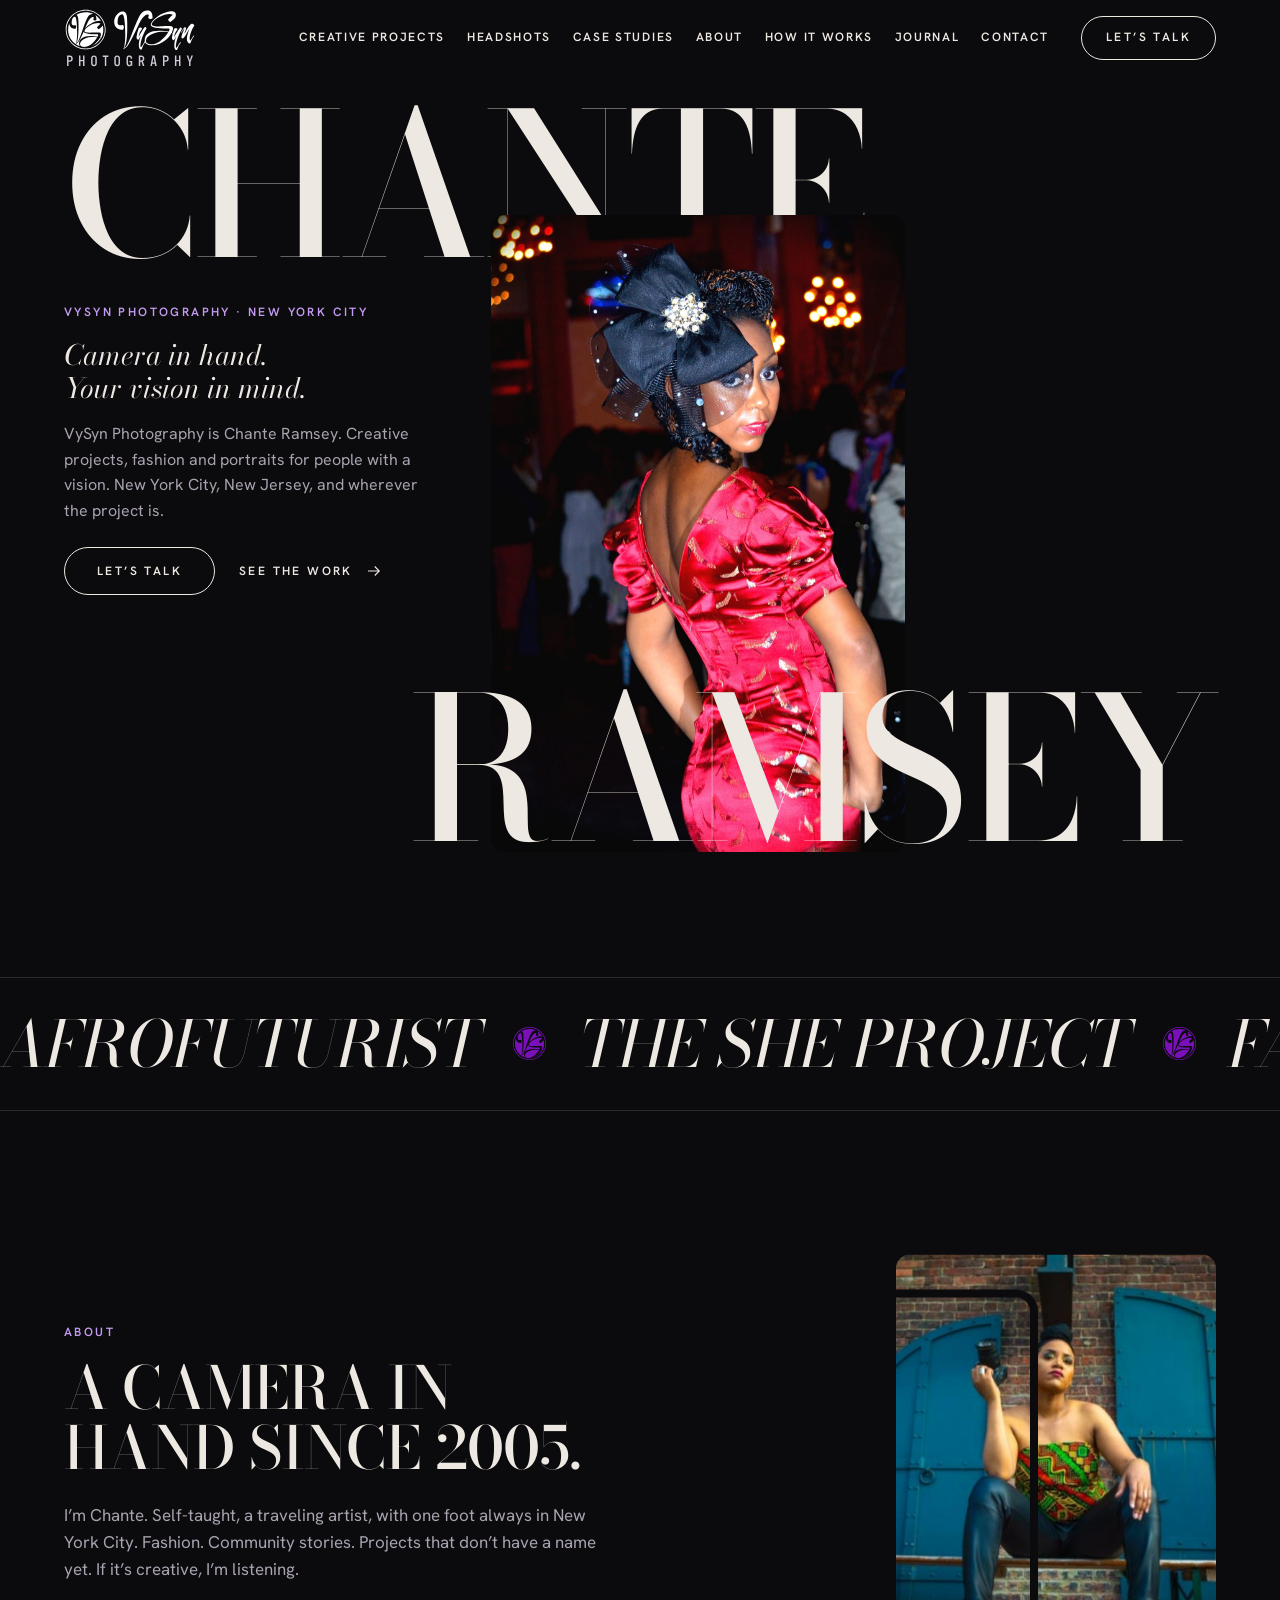
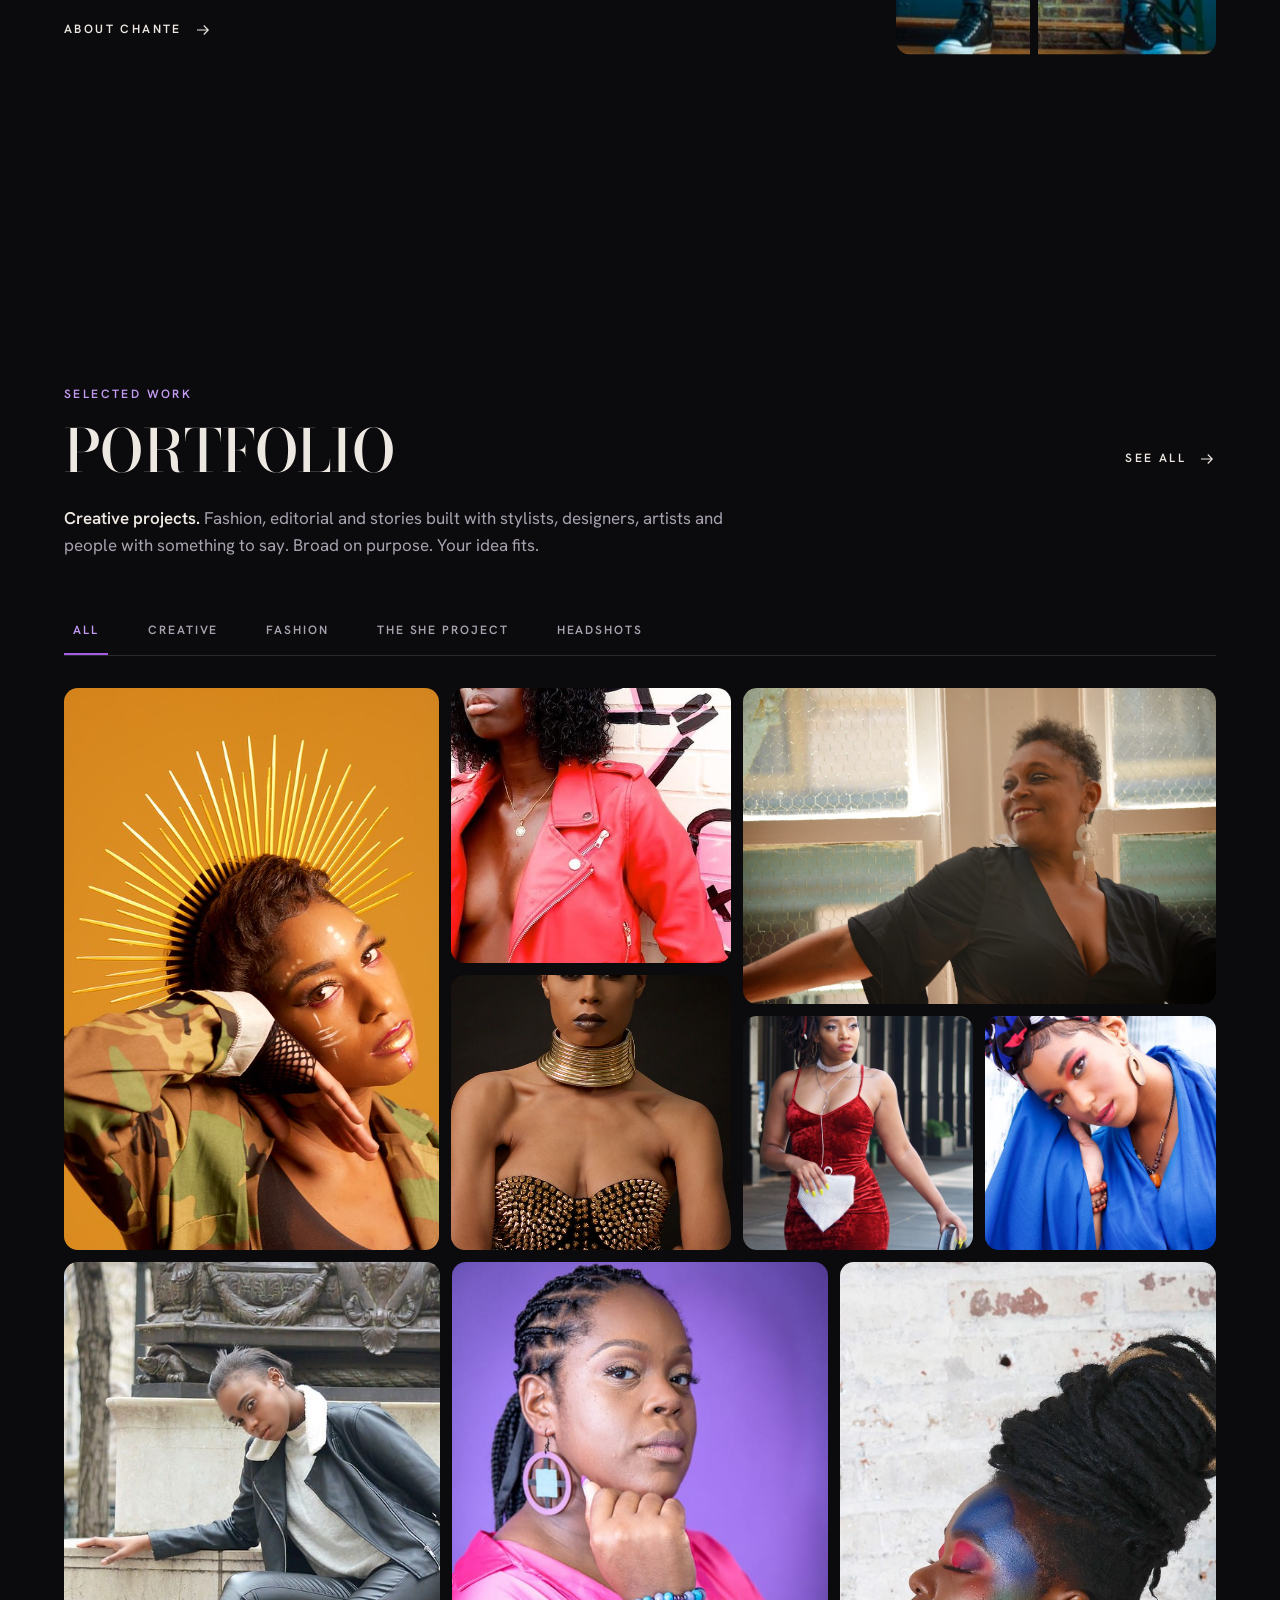
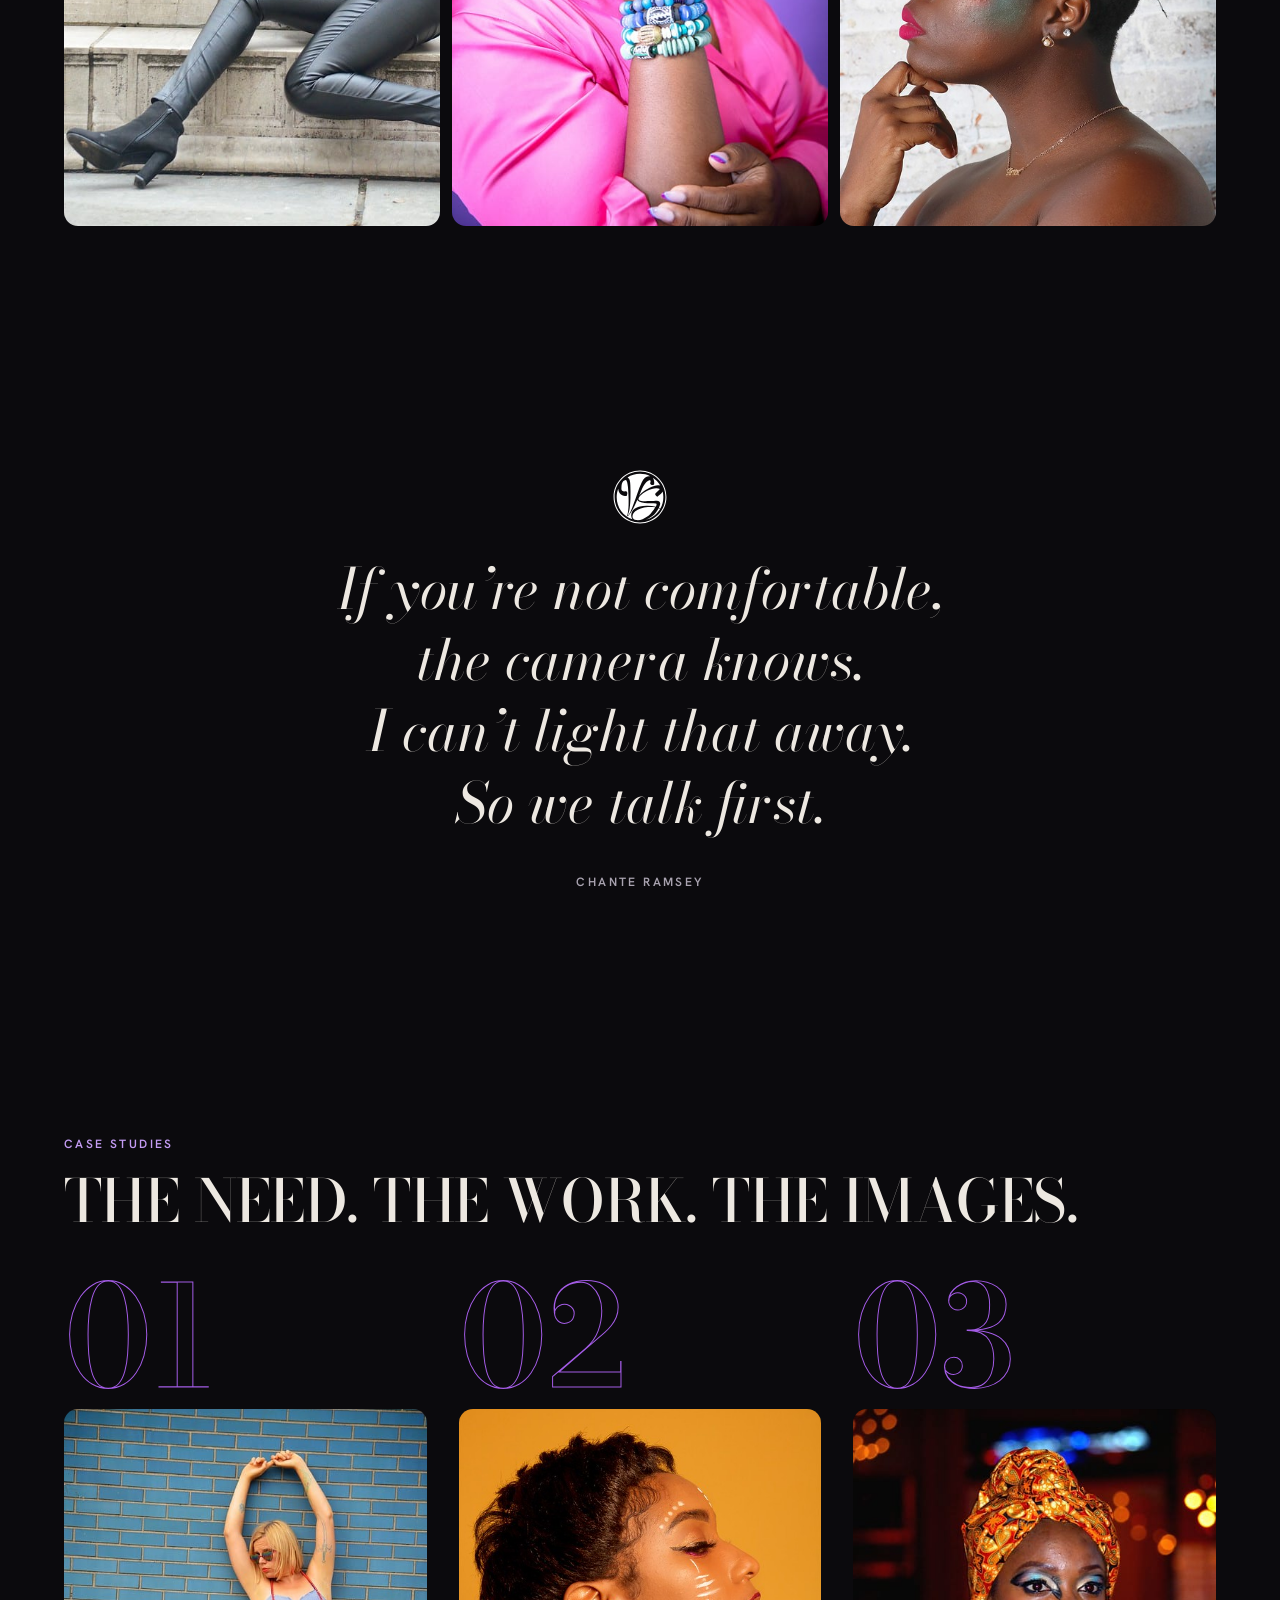
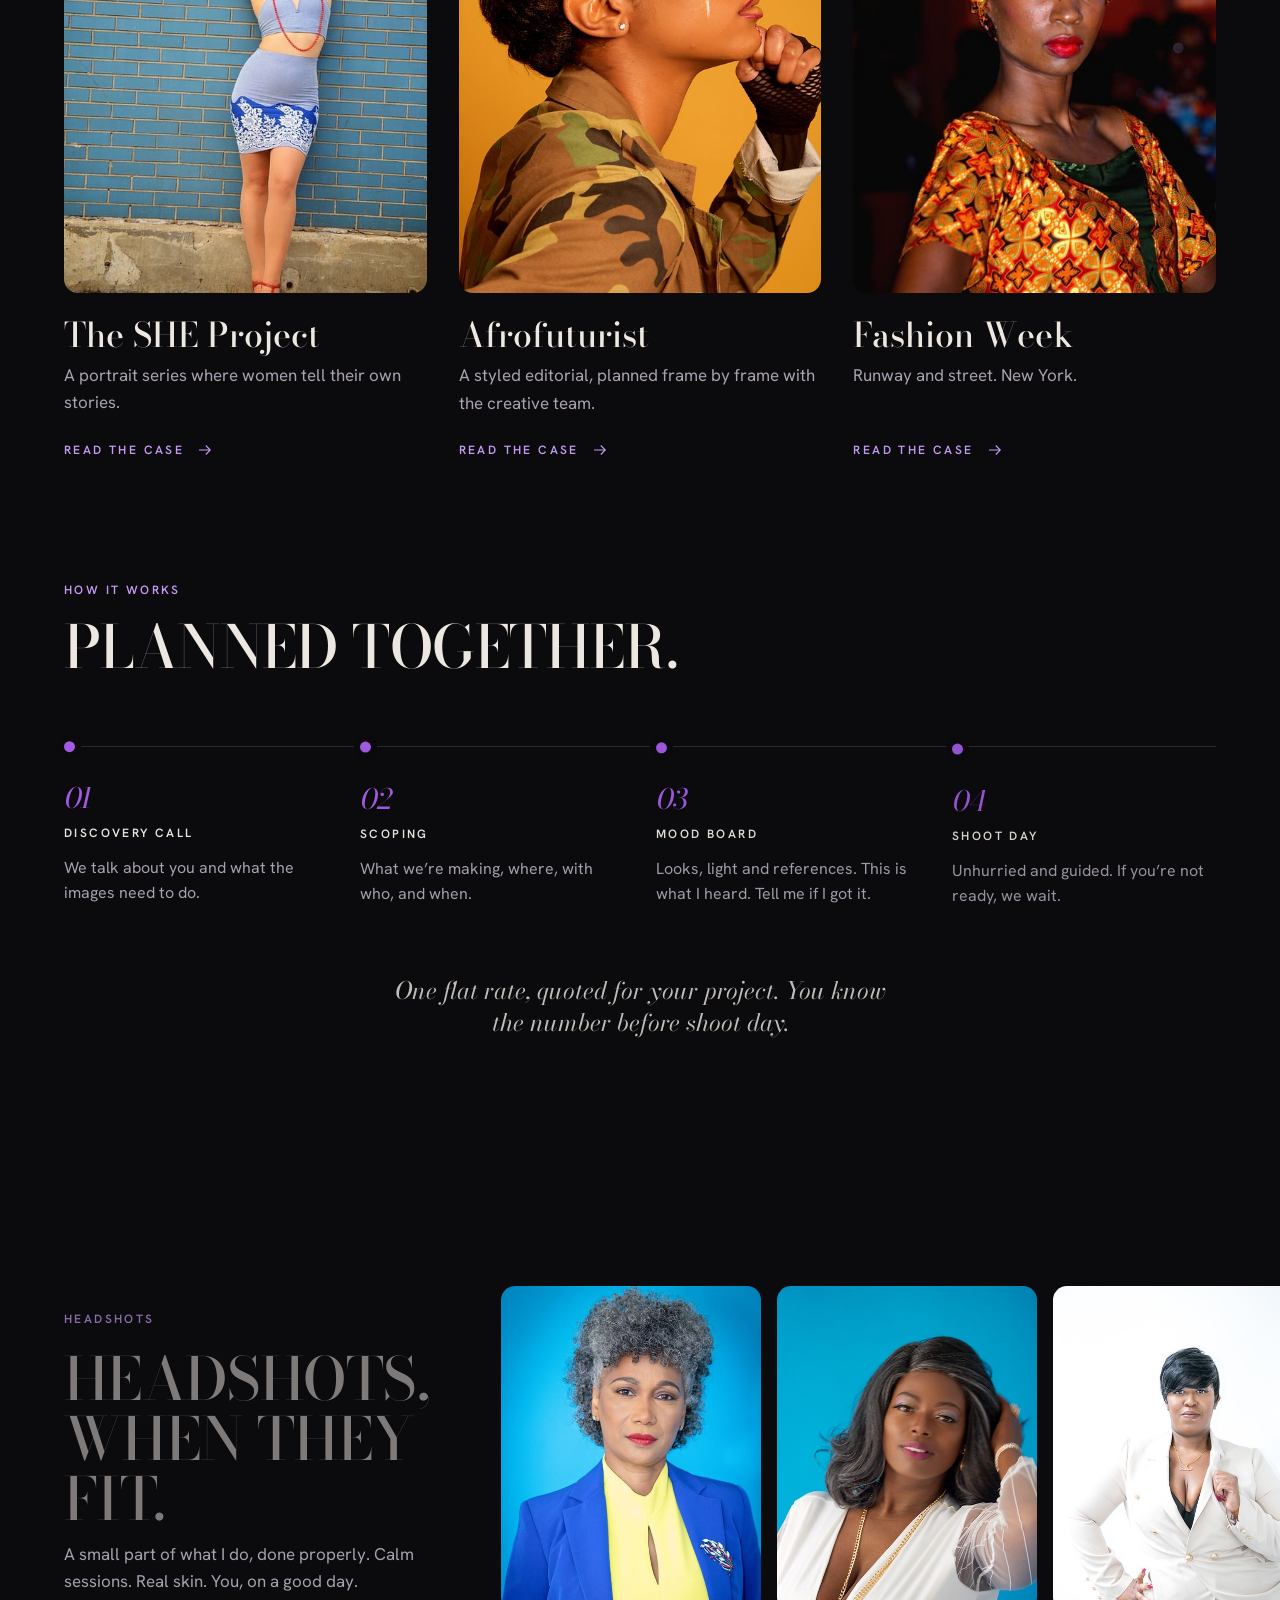
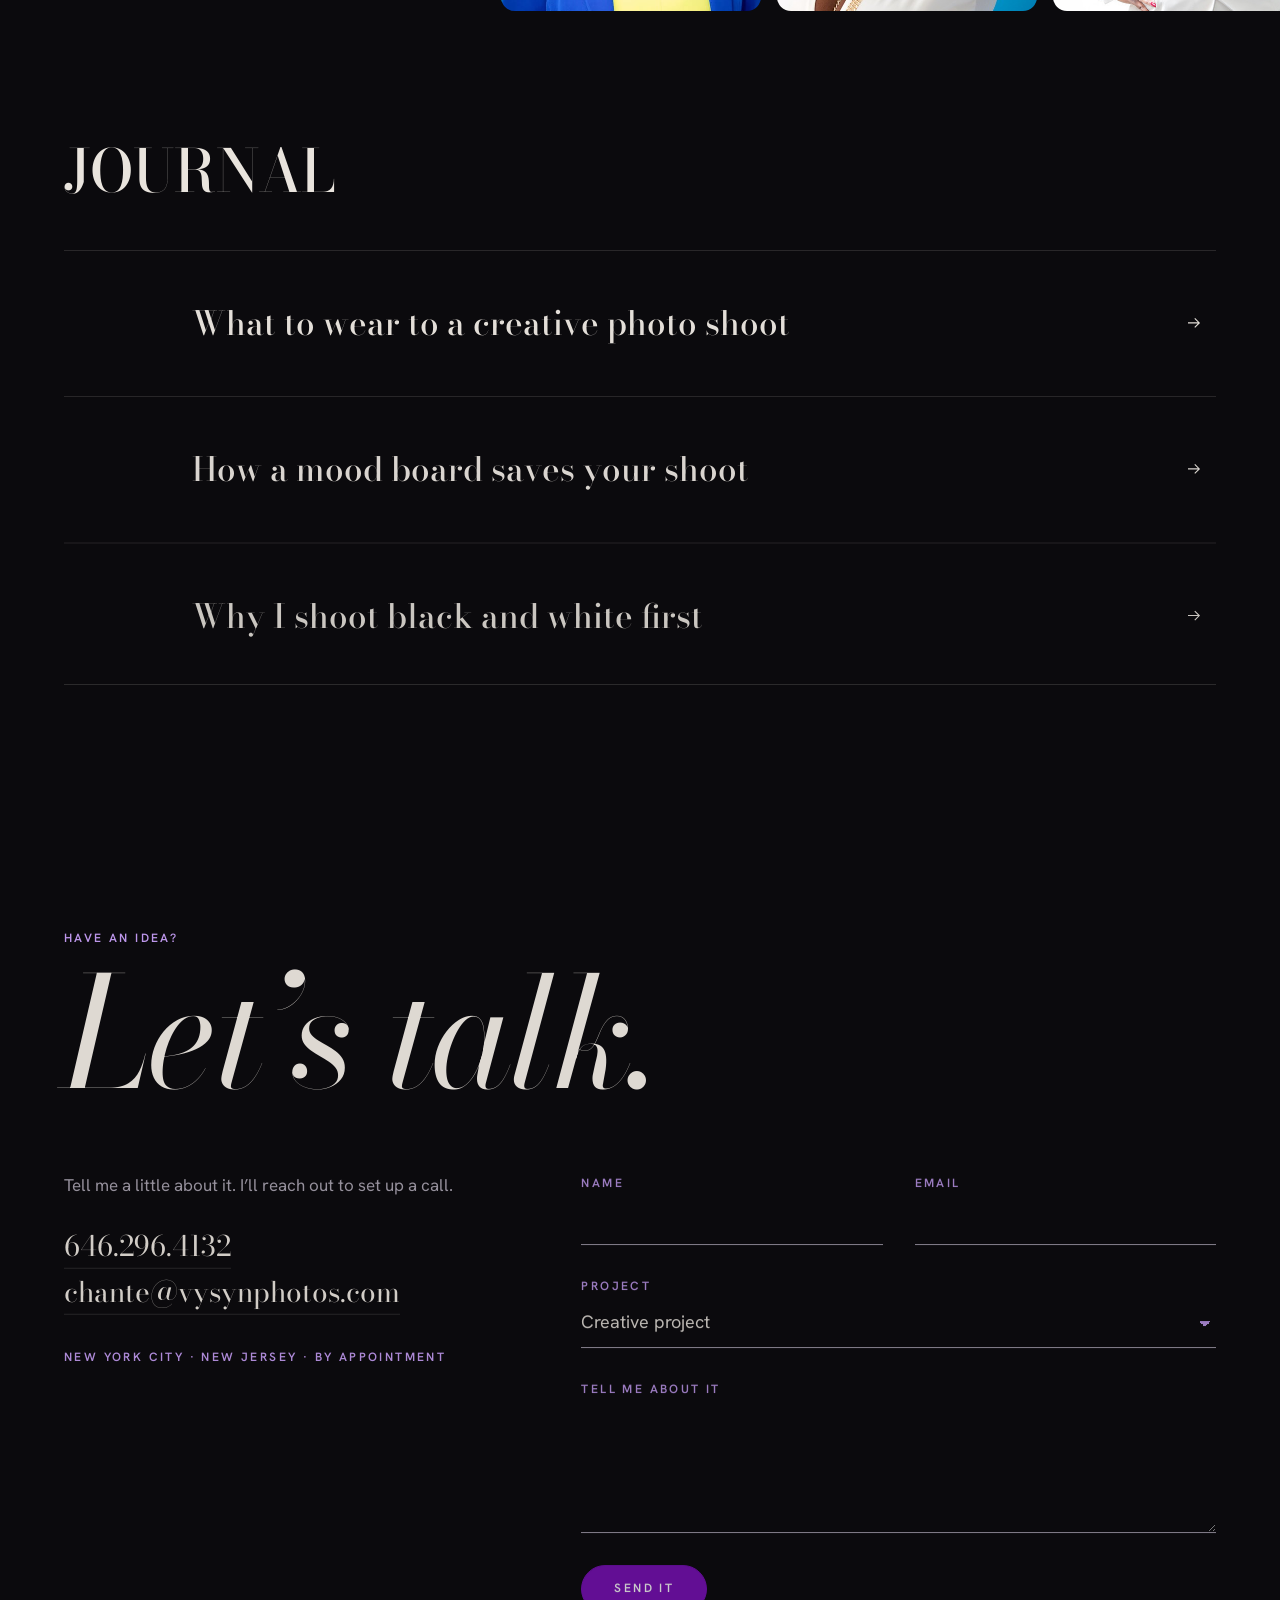
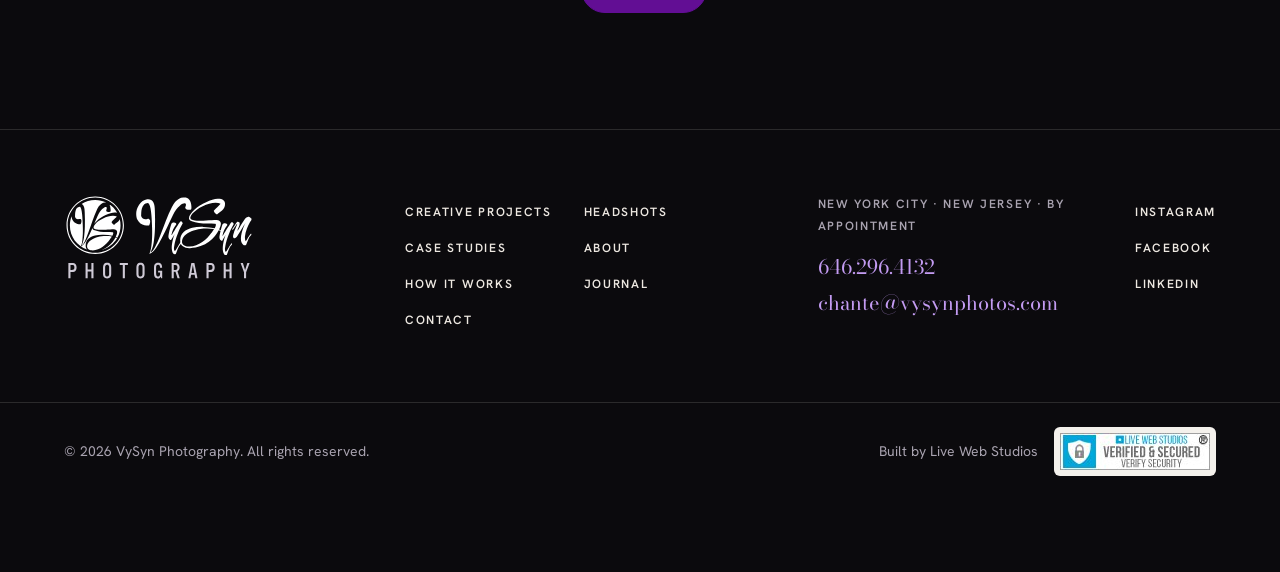
<file: editorial/index.html>
<!DOCTYPE html>
<html lang="en" class="no-js">
<head>
<meta charset="utf-8">
<meta name="viewport" content="width=device-width, initial-scale=1">
<meta name="robots" content="noindex, nofollow">
<title>VySyn Photography · Chante Ramsey, Creative Photographer · Editorial</title>
<meta name="description" content="Chante Ramsey photographs creative projects, fashion and portraits in New York City and wherever the project is.">
<meta property="og:type" content="website">
<meta property="og:title" content="VySyn Photography · Chante Ramsey, Creative Photographer · Editorial">
<meta property="og:description" content="Chante Ramsey photographs creative projects, fashion and portraits in New York City and wherever the project is.">
<meta property="og:image" content="../assets/img/photos/runway-red.jpg">
<meta name="twitter:card" content="summary_large_image">
<meta name="theme-color" content="#0B0A0D">
<!-- GA4: replace G-XXXXXXXXXX before launch, then uncomment
<script async src="https://www.googletagmanager.com/gtag/js?id=G-XXXXXXXXXX"></script>
<script>window.dataLayer=window.dataLayer||[];function gtag(){dataLayer.push(arguments);}gtag('js',new Date());gtag('config','G-XXXXXXXXXX');</script>
-->
<link rel="icon" href="../assets/img/brand/vysyn-mark-purple.svg" type="image/svg+xml">
<link rel="preconnect" href="https://fonts.googleapis.com">
<link rel="preconnect" href="https://fonts.gstatic.com" crossorigin>
<link rel="stylesheet" href="https://fonts.googleapis.com/css2?family=Bodoni+Moda:ital,opsz,wght@0,6..96,400..700;1,6..96,400..700&amp;family=Hanken+Grotesk:wght@400;500;600&amp;display=swap">
<link rel="stylesheet" href="../assets/css/base.css">
<link rel="stylesheet" href="../assets/css/editorial.css">
<script src="../assets/js/boot.js"></script>
<script type="application/ld+json">
{
  "@context": "https://schema.org",
  "@type": "ProfessionalService",
  "name": "VySyn Photography",
  "description": "Creative projects, fashion, editorial and headshot photography by Chante Ramsey.",
  "url": "https://vysynphotos.com/",
  "telephone": "+1-646-296-4132",
  "email": "chante@vysynphotos.com",
  "founder": {
    "@type": "Person",
    "name": "Chante Ramsey",
    "jobTitle": "Photographer"
  },
  "areaServed": [
    "New York City",
    "New Jersey"
  ],
  "sameAs": [
    "https://instagram.com/vysynphotos",
    "https://www.facebook.com/vysynphotos",
    "https://www.linkedin.com/company/vysyn-photography"
  ]
}
</script>
</head>
<body id="top" class="editorial" data-theme="ink">
<a class="skip-link" href="#main">Skip to content</a>

<header class="topbar" data-header>
  <a class="topbar-logo" href="#top">
    <img class="logo-white" src="../assets/img/brand/vysyn-logo-white.svg" width="132" height="60" alt="VySyn Photography">
    <img class="logo-purple" src="../assets/img/brand/vysyn-logo-purple.svg" width="132" height="60" alt="" aria-hidden="true">
  </a>
  <nav class="topbar-nav" aria-label="Main">
    <ul>
<li><a class="topbar-link" href="#">CREATIVE PROJECTS</a></li>
<li><a class="topbar-link" href="#">HEADSHOTS</a></li>
<li><a class="topbar-link" href="#">CASE STUDIES</a></li>
<li><a class="topbar-link" href="#">ABOUT</a></li>
<li><a class="topbar-link" href="#">HOW IT WORKS</a></li>
<li><a class="topbar-link" href="#">JOURNAL</a></li>
<li><a class="topbar-link" href="#">CONTACT</a></li>
    </ul>
  </nav>
  <a class="btn btn-outline topbar-talk" href="#contact">LET’S TALK</a>
  <button class="nav-toggle" type="button" aria-expanded="false" aria-controls="menu" aria-label="Open menu"><span data-toggle-label>MENU</span></button>
</header>
<div class="menu" id="menu">
  <nav class="menu-nav" aria-label="Menu">
    <ul class="menu-list">
<li><a class="menu-link" href="#">CREATIVE PROJECTS</a></li>
<li><a class="menu-link" href="#">HEADSHOTS</a></li>
<li><a class="menu-link" href="#">CASE STUDIES</a></li>
<li><a class="menu-link" href="#">ABOUT</a></li>
<li><a class="menu-link" href="#">HOW IT WORKS</a></li>
<li><a class="menu-link" href="#">JOURNAL</a></li>
<li><a class="menu-link" href="#">CONTACT</a></li>
    </ul>
  </nav>
  <div class="menu-foot">
    <a class="btn btn-talk" href="#contact">LET’S TALK</a>
    <a class="menu-contact" href="tel:+16462964132">646.296.4132</a>
    <a class="menu-contact" href="mailto:chante@vysynphotos.com">chante@vysynphotos.com</a>
  </div>
</div>

<main id="main">

<section class="hero" data-theme="ink" aria-labelledby="hero-title">
  <div class="hero-stage">
    <h1 id="hero-title" class="hero-name"><span class="name name-1"><span data-reveal="left" data-reveal-delay="150">Chante</span></span> <span class="name name-2"><span data-reveal="right" data-reveal-delay="150">Ramsey</span></span></h1>
    <div class="hero-photo">
      <div class="hero-photo-clip" data-reveal="clip"><img src="../assets/img/photos/runway-red.jpg" width="1332" height="2048" alt="Model seen from behind in a red brocade dress and navy fascinator, glancing over her shoulder, venue lights behind" fetchpriority="high" decoding="async"></div>
    </div>
    <div class="hero-copy">
      <p class="label">VYSYN PHOTOGRAPHY · NEW YORK CITY</p>
      <p class="hero-tag"><span>Camera in hand.</span> <span>Your vision in mind.</span></p>
      <p class="hero-intro">VySyn Photography is Chante Ramsey. Creative projects, fashion and portraits for people with a vision. New York City, New Jersey, and wherever the project is.</p>
      <div class="hero-actions">
        <a class="btn btn-outline" href="#contact">LET’S TALK</a>
        <a class="text-link" href="#work">SEE THE WORK <svg class="arrow" viewBox="0 0 24 24" width="18" height="18" aria-hidden="true" focusable="false"><path d="M4 12h15M13 6l6 6-6 6" fill="none" stroke="currentColor" stroke-width="1.5"/></svg></a>
      </div>
    </div>
  </div>
</section>

<section class="ticker" data-theme="paper" aria-label="Series">
  <div class="ticker-view">
    <div class="ticker-track">
      <div class="ticker-set"><span class="ticker-item">AFROFUTURIST</span><img class="ticker-mark" src="../assets/img/brand/vysyn-mark-purple.svg" width="40" height="40" alt="" loading="lazy" decoding="async"><span class="ticker-item">THE SHE PROJECT</span><img class="ticker-mark" src="../assets/img/brand/vysyn-mark-purple.svg" width="40" height="40" alt="" loading="lazy" decoding="async"><span class="ticker-item">FASHION WEEK</span><img class="ticker-mark" src="../assets/img/brand/vysyn-mark-purple.svg" width="40" height="40" alt="" loading="lazy" decoding="async"><span class="ticker-item">FLAWLESS</span><img class="ticker-mark" src="../assets/img/brand/vysyn-mark-purple.svg" width="40" height="40" alt="" loading="lazy" decoding="async"><span class="ticker-item">PAINTED</span><img class="ticker-mark" src="../assets/img/brand/vysyn-mark-purple.svg" width="40" height="40" alt="" loading="lazy" decoding="async"><span class="ticker-item">FEATHERS</span><img class="ticker-mark" src="../assets/img/brand/vysyn-mark-purple.svg" width="40" height="40" alt="" loading="lazy" decoding="async"><span class="ticker-item">IN BLOOM</span><img class="ticker-mark" src="../assets/img/brand/vysyn-mark-purple.svg" width="40" height="40" alt="" loading="lazy" decoding="async"></div>
      <div class="ticker-set" aria-hidden="true"><span class="ticker-item">AFROFUTURIST</span><img class="ticker-mark" src="../assets/img/brand/vysyn-mark-purple.svg" width="40" height="40" alt="" loading="lazy" decoding="async"><span class="ticker-item">THE SHE PROJECT</span><img class="ticker-mark" src="../assets/img/brand/vysyn-mark-purple.svg" width="40" height="40" alt="" loading="lazy" decoding="async"><span class="ticker-item">FASHION WEEK</span><img class="ticker-mark" src="../assets/img/brand/vysyn-mark-purple.svg" width="40" height="40" alt="" loading="lazy" decoding="async"><span class="ticker-item">FLAWLESS</span><img class="ticker-mark" src="../assets/img/brand/vysyn-mark-purple.svg" width="40" height="40" alt="" loading="lazy" decoding="async"><span class="ticker-item">PAINTED</span><img class="ticker-mark" src="../assets/img/brand/vysyn-mark-purple.svg" width="40" height="40" alt="" loading="lazy" decoding="async"><span class="ticker-item">FEATHERS</span><img class="ticker-mark" src="../assets/img/brand/vysyn-mark-purple.svg" width="40" height="40" alt="" loading="lazy" decoding="async"><span class="ticker-item">IN BLOOM</span><img class="ticker-mark" src="../assets/img/brand/vysyn-mark-purple.svg" width="40" height="40" alt="" loading="lazy" decoding="async"></div>
    </div>
  </div>
</section>

<section class="about" data-theme="paper" aria-labelledby="about-title">
  <div class="wrap about-grid">
    <div class="about-text">
      <p class="label" data-reveal>ABOUT</p>
      <h2 id="about-title" class="h-display" data-reveal>A camera in hand since 2005.</h2>
      <p class="body" data-reveal>I’m Chante. Self-taught, a traveling artist, with one foot always in New York City. Fashion. Community stories. Projects that don’t have a name yet. If it’s creative, I’m listening.</p>
      <a class="text-link" href="#" data-reveal>ABOUT CHANTE <svg class="arrow" viewBox="0 0 24 24" width="18" height="18" aria-hidden="true" focusable="false"><path d="M4 12h15M13 6l6 6-6 6" fill="none" stroke="currentColor" stroke-width="1.5"/></svg></a>
    </div>
    <div class="about-photos">
      <div class="about-a" data-parallax="0.05"><span class="ph" data-reveal="fade"><img src="../assets/img/photos/chante.jpg" width="720" height="450" alt="Chante Ramsey seated in front of blue doors with her camera" loading="lazy" decoding="async"></span></div>
      <div class="about-b" data-parallax="-0.05"><span class="ph" data-reveal="fade" data-reveal-delay="120"><img src="../assets/img/photos/skyline.jpg" width="509" height="768" alt="Model in profile with her hand at her chin, a New York street with yellow cabs blurred below" loading="lazy" decoding="async"></span></div>
    </div>
  </div>
</section>

<section class="portfolio" id="work" data-theme="paper" aria-labelledby="portfolio-title">
  <div class="wrap">
    <div class="portfolio-head">
      <div>
        <p class="label" data-reveal>SELECTED WORK</p>
        <h2 id="portfolio-title" class="h-display" data-reveal>Portfolio</h2>
      </div>
      <a class="text-link" href="#" data-reveal>SEE ALL <svg class="arrow" viewBox="0 0 24 24" width="18" height="18" aria-hidden="true" focusable="false"><path d="M4 12h15M13 6l6 6-6 6" fill="none" stroke="currentColor" stroke-width="1.5"/></svg></a>
    </div>
    <p class="body portfolio-line" data-reveal><strong>Creative projects.</strong> Fashion, editorial and stories built with stylists, designers, artists and people with something to say. Broad on purpose. Your idea fits.</p>
    <div class="tabs" role="tablist" aria-label="Portfolio" data-tabs>
      <button class="tab" type="button" role="tab" id="tab-all" aria-controls="panel-all" aria-selected="true">ALL</button>
      <button class="tab" type="button" role="tab" id="tab-creative" aria-controls="panel-creative" aria-selected="false" tabindex="-1">CREATIVE</button>
      <button class="tab" type="button" role="tab" id="tab-fashion" aria-controls="panel-fashion" aria-selected="false" tabindex="-1">FASHION</button>
      <button class="tab" type="button" role="tab" id="tab-she" aria-controls="panel-she" aria-selected="false" tabindex="-1">THE SHE PROJECT</button>
      <button class="tab" type="button" role="tab" id="tab-headshots" aria-controls="panel-headshots" aria-selected="false" tabindex="-1">HEADSHOTS</button>
      <span class="tab-line" aria-hidden="true"></span>
    </div>
    <div class="panel is-active" role="tabpanel" id="panel-all" aria-labelledby="tab-all" tabindex="0">
      <h3 class="panel-title">ALL</h3>
<div class="mosaic">
  <figure class="tile tile-tall"><span class="ph"><img src="../assets/img/photos/afro-halo.jpg" width="512" height="768" alt="Model in a camo jacket and a gold spiked halo, head resting on her hand, mustard backdrop" loading="lazy" decoding="async"></span><figcaption>AFROFUTURIST</figcaption></figure>
  <div class="mosaic-mid"><figure class="tile"><span class="ph"><img src="../assets/img/photos/red-jacket.jpg" width="474" height="768" alt="Model in a coral red leather jacket in front of a white wall with black brush marks" loading="lazy" decoding="async"></span><figcaption>CREATIVE PROJECTS</figcaption></figure><figure class="tile"><span class="ph"><img src="../assets/img/photos/gold-bustier.jpg" width="512" height="768" alt="Model in a gold studded bustier and stacked gold collar, arms crossed, charcoal backdrop" loading="lazy" decoding="async"></span><figcaption>AFROFUTURIST</figcaption></figure></div>
  <div class="mosaic-right"><figure class="tile tile-large"><span class="ph"><img src="../assets/img/photos/she-window.jpg" width="1600" height="1060" alt="Woman in black standing beside tall windows in soft daylight" loading="lazy" decoding="async"></span><figcaption>THE SHE PROJECT</figcaption></figure><div class="mosaic-pair"><figure class="tile"><span class="ph"><img src="../assets/img/photos/red-sequin.jpg" width="512" height="768" alt="Model in a red sequin slip dress holding a white clutch on a New York street" loading="lazy" decoding="async"></span><figcaption>FLAWLESS</figcaption></figure><figure class="tile"><span class="ph"><img src="../assets/img/photos/cobalt.jpg" width="512" height="768" alt="Model draped in cobalt blue with a patterned head wrap, head resting on her hand" loading="lazy" decoding="async"></span><figcaption>PAINTED</figcaption></figure></div></div>
</div><div class="mosaic-row"><figure class="tile"><span class="ph"><img src="../assets/img/photos/steps.jpg" width="512" height="768" alt="Model in a grey blazer and leather trousers stretched across stone steps in New York" loading="lazy" decoding="async"></span><figcaption>FASHION WEEK</figcaption></figure><figure class="tile"><span class="ph"><img src="../assets/img/photos/purple-studio.jpg" width="512" height="768" alt="Model in a hot pink top with stacked bead bracelets, chin on her hand, purple backdrop" loading="lazy" decoding="async"></span><figcaption>IN BLOOM</figcaption></figure><figure class="tile"><span class="ph"><img src="../assets/img/photos/paint-profile.jpg" width="512" height="768" alt="Model in profile with blue and pink paint across her eyes, locs piled high, white brick wall" loading="lazy" decoding="async"></span><figcaption>PAINTED</figcaption></figure></div>
    </div>
    <div class="panel" role="tabpanel" id="panel-creative" aria-labelledby="tab-creative" tabindex="0">
      <h3 class="panel-title">CREATIVE</h3>
<div class="mosaic">
  <figure class="tile tile-tall"><span class="ph"><img src="../assets/img/photos/afro-flag.jpg" width="512" height="768" alt="Model wrapped in red, black and green fabric, direct gaze, mustard backdrop" loading="lazy" decoding="async"></span><figcaption>AFROFUTURIST</figcaption></figure>
  <div class="mosaic-mid"><figure class="tile"><span class="ph"><img src="../assets/img/photos/paint-front.jpg" width="512" height="768" alt="Model with red and blue painted across her face, locs piled high, hands raised beside her face" loading="lazy" decoding="async"></span><figcaption>PAINTED</figcaption></figure><figure class="tile"><span class="ph"><img src="../assets/img/photos/print-jacket.jpg" width="512" height="768" alt="Model with a braided updo in an abstract print jacket, hand raised to her face, slate blue backdrop" loading="lazy" decoding="async"></span><figcaption>CREATIVE PROJECTS</figcaption></figure></div>
  <div class="mosaic-right"><figure class="tile tile-large"><span class="ph"><img src="../assets/img/photos/flowers-wide.jpg" width="1600" height="1067" alt="Model lying among yellow and purple flowers with burgundy braids fanned out, eyes closed, finger to her lips" loading="lazy" decoding="async"></span><figcaption>IN BLOOM</figcaption></figure><div class="mosaic-pair"><figure class="tile"><span class="ph"><img src="../assets/img/photos/head-wrap.jpg" width="512" height="768" alt="Model in a fuchsia head wrap and round glasses, resting on mudcloth pillows" loading="lazy" decoding="async"></span><figcaption>CREATIVE PROJECTS</figcaption></figure><figure class="tile"><span class="ph"><img src="../assets/img/photos/kente-lounge.jpg" width="512" height="768" alt="Model with an afro reclining in layered kente prints on a white sofa" loading="lazy" decoding="async"></span><figcaption>CREATIVE PROJECTS</figcaption></figure></div></div>
</div><div class="mosaic-row"><figure class="tile"><span class="ph"><img src="../assets/img/photos/gold-fringe.jpg" width="512" height="768" alt="Model in a black wide-brim hat with gold chain fringe falling over her face, dark backdrop" loading="lazy" decoding="async"></span><figcaption>AFROFUTURIST</figcaption></figure><figure class="tile"><span class="ph"><img src="../assets/img/photos/shades.jpg" width="512" height="768" alt="Model in oversized crystal sunglasses and a layered crystal necklace, hand at her temple" loading="lazy" decoding="async"></span><figcaption>CREATIVE PROJECTS</figcaption></figure><figure class="tile"><span class="ph"><img src="../assets/img/photos/orange-print.jpg" width="512" height="768" alt="Model seated in an orange print set beside palms and a lamp, textured brown wall" loading="lazy" decoding="async"></span><figcaption>CREATIVE PROJECTS</figcaption></figure></div>
    </div>
    <div class="panel" role="tabpanel" id="panel-fashion" aria-labelledby="tab-fashion" tabindex="0">
      <h3 class="panel-title">FASHION</h3>
<div class="mosaic">
  <figure class="tile tile-tall"><span class="ph"><img src="../assets/img/photos/gold-doors.jpg" width="512" height="768" alt="Full length: model in a black cocktail dress and heels in front of ornate gold doors" loading="lazy" decoding="async"></span><figcaption>CREATIVE PROJECTS</figcaption></figure>
  <div class="mosaic-mid"><figure class="tile"><span class="ph"><img src="../assets/img/photos/green-dress.jpg" width="509" height="768" alt="Model in an emerald dress with pearls and a gold clutch, leaning on an iron column" loading="lazy" decoding="async"></span><figcaption>FLAWLESS</figcaption></figure><figure class="tile"><span class="ph"><img src="../assets/img/photos/plaid-coat.jpg" width="509" height="768" alt="Model in a plaid double-breasted coat leaning against a tree, hand at her ear" loading="lazy" decoding="async"></span><figcaption>FASHION WEEK</figcaption></figure></div>
  <div class="mosaic-right"><figure class="tile tile-large"><span class="ph"><img src="../assets/img/photos/feathers-bw-wide.jpg" width="1024" height="683" alt="Black and white: model in a black feathered collar with her hands at her head, white background" loading="lazy" decoding="async"></span><figcaption>FEATHERS</figcaption></figure><div class="mosaic-pair"><figure class="tile"><span class="ph"><img src="../assets/img/photos/hat-rose.jpg" width="512" height="768" alt="Model in profile in a black wide-brim hat topped with red roses, black backdrop" loading="lazy" decoding="async"></span><figcaption>FASHION WEEK</figcaption></figure><figure class="tile"><span class="ph"><img src="../assets/img/photos/runway-blue.jpg" width="525" height="768" alt="Runway model in a blue print dress and blue bow head wrap, red lip, direct gaze" loading="lazy" decoding="async"></span><figcaption>FASHION WEEK</figcaption></figure></div></div>
</div><div class="mosaic-row"><figure class="tile"><span class="ph"><img src="../assets/img/photos/double-exposure.jpg" width="509" height="768" alt="Orange double exposure of a blonde model, two overlapping faces" loading="lazy" decoding="async"></span><figcaption>FASHION WEEK</figcaption></figure><figure class="tile"><span class="ph"><img src="../assets/img/photos/pink-wrap.jpg" width="512" height="768" alt="Model in a pink striped wrap dress, hands on hips, white studio" loading="lazy" decoding="async"></span><figcaption>CREATIVE PROJECTS</figcaption></figure><figure class="tile"><span class="ph"><img src="../assets/img/photos/hat-sculpt.jpg" width="512" height="768" alt="Model glancing over her shoulder in a sculptural black disc hat, red lip, black backdrop" loading="lazy" decoding="async"></span><figcaption>FASHION WEEK</figcaption></figure></div>
    </div>
    <div class="panel" role="tabpanel" id="panel-she" aria-labelledby="tab-she" tabindex="0">
      <h3 class="panel-title">THE SHE PROJECT</h3>
<div class="mosaic">
  <figure class="tile tile-tall"><span class="ph"><img src="../assets/img/photos/she-blue-wall.jpg" width="509" height="768" alt="Full length: woman with her arms raised overhead against a blue painted brick wall" loading="lazy" decoding="async"></span><figcaption>THE SHE PROJECT</figcaption></figure>
  <div class="mosaic-mid"><figure class="tile"><span class="ph"><img src="../assets/img/photos/she-braids.jpg" width="553" height="768" alt="Woman with long braids in a white off-shoulder top, looking down to the side" loading="lazy" decoding="async"></span><figcaption>THE SHE PROJECT</figcaption></figure><figure class="tile"><span class="ph"><img src="../assets/img/photos/she-profile.jpg" width="512" height="768" alt="Close profile of a woman with braids, soft city light behind her" loading="lazy" decoding="async"></span><figcaption>THE SHE PROJECT</figcaption></figure></div>
  <div class="mosaic-right"><figure class="tile tile-large"><span class="ph"><img src="../assets/img/photos/she-window.jpg" width="1600" height="1060" alt="Woman in black standing beside tall windows in soft daylight" loading="lazy" decoding="async"></span><figcaption>THE SHE PROJECT</figcaption></figure><div class="mosaic-pair"><figure class="tile"><span class="ph"><img src="../assets/img/photos/she-red-hair.jpg" width="768" height="768" alt="Woman with long red hair and a gold head chain on a city street" loading="lazy" decoding="async"></span><figcaption>THE SHE PROJECT</figcaption></figure><figure class="tile"><span class="ph"><img src="../assets/img/photos/she-bw.jpg" width="659" height="768" alt="Black and white: woman with braids seated by a stone wall, looking down" loading="lazy" decoding="async"></span><figcaption>THE SHE PROJECT</figcaption></figure></div></div>
</div>
    </div>
    <div class="panel" role="tabpanel" id="panel-headshots" aria-labelledby="tab-headshots" tabindex="0">
      <h3 class="panel-title">HEADSHOTS</h3>
<div class="mosaic-row"><figure class="tile"><span class="ph"><img src="../assets/img/photos/head-cobalt.jpg" width="512" height="768" alt="Headshot of a woman with silver curls in a cobalt blazer, sky blue backdrop" loading="lazy" decoding="async"></span><figcaption>HEADSHOTS</figcaption></figure><figure class="tile"><span class="ph"><img src="../assets/img/photos/head-sky.jpg" width="512" height="768" alt="Headshot of a woman in a sheer white blouse with her hand in her hair, sky blue backdrop" loading="lazy" decoding="async"></span><figcaption>HEADSHOTS</figcaption></figure><figure class="tile"><span class="ph"><img src="../assets/img/photos/head-white.jpg" width="512" height="768" alt="Portrait of a woman in a white suit, white studio" loading="lazy" decoding="async"></span><figcaption>HEADSHOTS</figcaption></figure></div><div class="mosaic-row"><figure class="tile"><span class="ph"><img src="../assets/img/photos/head-red.jpg" width="512" height="768" alt="Portrait of a woman in a red blazer against a brick wall" loading="lazy" decoding="async"></span><figcaption>HEADSHOTS</figcaption></figure><figure class="tile"><span class="ph"><img src="../assets/img/photos/head-silver.jpg" width="512" height="768" alt="Relaxed portrait of a woman with silver curls, chin on her hands, by a window" loading="lazy" decoding="async"></span><figcaption>HEADSHOTS</figcaption></figure><figure class="tile"><span class="ph"><img src="../assets/img/photos/head-rust.jpg" width="512" height="768" alt="Portrait of a woman in a rust blouse, eyes lowered, slate backdrop" loading="lazy" decoding="async"></span><figcaption>HEADSHOTS</figcaption></figure></div>
    </div>
  </div>
</section>

<section class="quote" data-theme="purple" aria-label="In Chante’s words">
  <div class="wrap quote-inner">
    <img class="quote-mark" src="../assets/img/brand/vysyn-mark-white.svg" width="56" height="56" alt="" loading="lazy" decoding="async">
    <blockquote class="quote-text" data-lines>
      <p><span class="line"><span class="line-in">If you’re not comfortable,</span></span> <span class="line"><span class="line-in">the camera knows.</span></span> <span class="line"><span class="line-in">I can’t light that away.</span></span> <span class="line"><span class="line-in">So we talk first.</span></span></p>
      <footer class="quote-by">CHANTE RAMSEY</footer>
    </blockquote>
  </div>
</section>

<section class="cases" data-theme="ink" aria-labelledby="cases-title">
  <div class="wrap">
    <p class="label" data-reveal>CASE STUDIES</p>
    <h2 id="cases-title" class="h-display" data-reveal>The need. The work. The images.</h2>
    <ol class="case-grid">
      <li data-reveal>
        <a class="case" href="#">
          <span class="case-no" aria-hidden="true">01</span>
          <span class="ph case-photo"><img src="../assets/img/photos/she-blue-wall.jpg" width="509" height="768" alt="Full length: woman with her arms raised overhead against a blue painted brick wall" loading="lazy" decoding="async"></span>
          <h3 class="case-title">The SHE Project</h3>
          <span class="case-line">A portrait series where women tell their own stories.</span>
          <span class="case-read">READ THE CASE <svg class="arrow" viewBox="0 0 24 24" width="18" height="18" aria-hidden="true" focusable="false"><path d="M4 12h15M13 6l6 6-6 6" fill="none" stroke="currentColor" stroke-width="1.5"/></svg></span>
        </a>
      </li>
      <li data-reveal>
        <a class="case" href="#">
          <span class="case-no" aria-hidden="true">02</span>
          <span class="ph case-photo"><img src="../assets/img/photos/afro-profile.jpg" width="512" height="768" alt="Model in profile with short curls and white face dots, hand at her chin, mustard backdrop" loading="lazy" decoding="async"></span>
          <h3 class="case-title">Afrofuturist</h3>
          <span class="case-line">A styled editorial, planned frame by frame with the creative team.</span>
          <span class="case-read">READ THE CASE <svg class="arrow" viewBox="0 0 24 24" width="18" height="18" aria-hidden="true" focusable="false"><path d="M4 12h15M13 6l6 6-6 6" fill="none" stroke="currentColor" stroke-width="1.5"/></svg></span>
        </a>
      </li>
      <li data-reveal>
        <a class="case" href="#">
          <span class="case-no" aria-hidden="true">03</span>
          <span class="ph case-photo"><img src="../assets/img/photos/runway-orange.jpg" width="477" height="767" alt="Runway model in an orange print wrap and head wrap with white eye paint, string lights behind" loading="lazy" decoding="async"></span>
          <h3 class="case-title">Fashion Week</h3>
          <span class="case-line">Runway and street. New York.</span>
          <span class="case-read">READ THE CASE <svg class="arrow" viewBox="0 0 24 24" width="18" height="18" aria-hidden="true" focusable="false"><path d="M4 12h15M13 6l6 6-6 6" fill="none" stroke="currentColor" stroke-width="1.5"/></svg></span>
        </a>
      </li>
    </ol>
  </div>
</section>

<section class="how" data-theme="ink" aria-labelledby="how-title">
  <div class="wrap">
    <p class="label" data-reveal>HOW IT WORKS</p>
    <h2 id="how-title" class="h-display" data-reveal>Planned together.</h2>
    <div class="timeline" data-timeline>
      <span class="timeline-line" aria-hidden="true"><span class="timeline-fill"></span></span>
      <ol class="timeline-steps">
        <li class="tstep" data-reveal>
          <span class="tstep-dot" aria-hidden="true"></span>
          <span class="tstep-no">01</span>
          <h3 class="tstep-name">DISCOVERY CALL</h3>
          <p>We talk about you and what the images need to do.</p>
        </li>
        <li class="tstep" data-reveal>
          <span class="tstep-dot" aria-hidden="true"></span>
          <span class="tstep-no">02</span>
          <h3 class="tstep-name">SCOPING</h3>
          <p>What we’re making, where, with who, and when.</p>
        </li>
        <li class="tstep" data-reveal>
          <span class="tstep-dot" aria-hidden="true"></span>
          <span class="tstep-no">03</span>
          <h3 class="tstep-name">MOOD BOARD</h3>
          <p>Looks, light and references. This is what I heard. Tell me if I got it.</p>
        </li>
        <li class="tstep" data-reveal>
          <span class="tstep-dot" aria-hidden="true"></span>
          <span class="tstep-no">04</span>
          <h3 class="tstep-name">SHOOT DAY</h3>
          <p>Unhurried and guided. If you’re not ready, we wait.</p>
        </li>
      </ol>
    </div>
    <p class="how-note" data-reveal>One flat rate, quoted for your project. You know the number before shoot day.</p>
  </div>
</section>

<section class="heads" data-theme="paper" aria-labelledby="heads-title">
  <div class="heads-grid">
    <div class="heads-text">
      <p class="label" data-reveal>HEADSHOTS</p>
      <h2 id="heads-title" class="h-display" data-reveal>Headshots, when they fit.</h2>
      <p class="body" data-reveal>A small part of what I do, done properly. Calm sessions. Real skin. You, on a good day.</p>
    </div>
    <div class="heads-row" data-drag role="region" aria-label="Headshots. Scroll sideways for more." tabindex="0">
      <ul>
        <li><span class="ph"><img src="../assets/img/photos/head-cobalt.jpg" width="512" height="768" alt="Headshot of a woman with silver curls in a cobalt blazer, sky blue backdrop" loading="lazy" decoding="async" draggable="false"></span></li>
        <li><span class="ph"><img src="../assets/img/photos/head-sky.jpg" width="512" height="768" alt="Headshot of a woman in a sheer white blouse with her hand in her hair, sky blue backdrop" loading="lazy" decoding="async" draggable="false"></span></li>
        <li><span class="ph"><img src="../assets/img/photos/head-white.jpg" width="512" height="768" alt="Portrait of a woman in a white suit, white studio" loading="lazy" decoding="async" draggable="false"></span></li>
        <li><span class="ph"><img src="../assets/img/photos/head-red.jpg" width="512" height="768" alt="Portrait of a woman in a red blazer against a brick wall" loading="lazy" decoding="async" draggable="false"></span></li>
        <li><span class="ph"><img src="../assets/img/photos/head-silver.jpg" width="512" height="768" alt="Relaxed portrait of a woman with silver curls, chin on her hands, by a window" loading="lazy" decoding="async" draggable="false"></span></li>
        <li><span class="ph"><img src="../assets/img/photos/head-rust.jpg" width="512" height="768" alt="Portrait of a woman in a rust blouse, eyes lowered, slate backdrop" loading="lazy" decoding="async" draggable="false"></span></li>
      </ul>
    </div>
  </div>
</section>

<section class="journal" data-theme="paper" aria-labelledby="journal-title">
  <div class="wrap">
    <h2 id="journal-title" class="h-display" data-reveal>Journal</h2>
    <ul class="jrows">
      <li data-reveal>
        <a class="jrow" href="#">
          <span class="ph jrow-thumb pos-a"><img src="../assets/img/photos/yellow-gown.jpg" width="512" height="768" alt="" loading="lazy" decoding="async"></span>
          <h3 class="jrow-title">What to wear to a creative photo shoot</h3>
          <span class="jrow-read"><span class="visually-hidden">READ</span><svg class="arrow" viewBox="0 0 24 24" width="18" height="18" aria-hidden="true" focusable="false"><path d="M4 12h15M13 6l6 6-6 6" fill="none" stroke="currentColor" stroke-width="1.5"/></svg></span>
        </a>
      </li>
      <li data-reveal>
        <a class="jrow" href="#">
          <span class="ph jrow-thumb pos-b"><img src="../assets/img/photos/orange-print.jpg" width="512" height="768" alt="" loading="lazy" decoding="async"></span>
          <h3 class="jrow-title">How a mood board saves your shoot</h3>
          <span class="jrow-read"><span class="visually-hidden">READ</span><svg class="arrow" viewBox="0 0 24 24" width="18" height="18" aria-hidden="true" focusable="false"><path d="M4 12h15M13 6l6 6-6 6" fill="none" stroke="currentColor" stroke-width="1.5"/></svg></span>
        </a>
      </li>
      <li data-reveal>
        <a class="jrow" href="#">
          <span class="ph jrow-thumb pos-c"><img src="../assets/img/photos/feathers-bw.jpg" width="512" height="768" alt="" loading="lazy" decoding="async"></span>
          <h3 class="jrow-title">Why I shoot black and white first</h3>
          <span class="jrow-read"><span class="visually-hidden">READ</span><svg class="arrow" viewBox="0 0 24 24" width="18" height="18" aria-hidden="true" focusable="false"><path d="M4 12h15M13 6l6 6-6 6" fill="none" stroke="currentColor" stroke-width="1.5"/></svg></span>
        </a>
      </li>
    </ul>
  </div>
</section>

<section class="contact" id="contact" data-theme="ink" aria-labelledby="contact-title">
  <div class="wrap">
    <h2 id="contact-title" class="contact-title"><span class="contact-kicker" data-reveal>Have an idea?</span> <span class="contact-big" data-reveal>Let’s talk.</span></h2>
    <div class="contact-grid">
      <div class="contact-side" data-reveal>
        <p class="body">Tell me a little about it. I’ll reach out to set up a call.</p>
        <p><a class="contact-link" href="tel:+16462964132">646.296.4132</a></p>
        <p><a class="contact-link" href="mailto:chante@vysynphotos.com">chante@vysynphotos.com</a></p>
        <p class="label contact-location">NEW YORK CITY · NEW JERSEY · BY APPOINTMENT</p>
      </div>
      <div class="contact-form" data-reveal>
        <!-- Formspree: replace FORM_ID before launch -->
<form id="contact-form" class="form" action="https://formspree.io/f/FORM_ID" method="POST" novalidate>
  <div class="field field-name">
    <label for="f-name">Name</label>
    <input id="f-name" name="name" type="text" autocomplete="name" required aria-describedby="f-name-error">
    <p class="field-error" id="f-name-error" hidden></p>
  </div>
  <div class="field field-email">
    <label for="f-email">Email</label>
    <input id="f-email" name="email" type="email" autocomplete="email" required aria-describedby="f-email-error">
    <p class="field-error" id="f-email-error" hidden></p>
  </div>
  <div class="field field-project">
    <label for="f-project">Project</label>
    <select id="f-project" name="project">
      <option>Creative project</option>
      <option>Fashion or editorial</option>
      <option>Headshots</option>
      <option>Something else</option>
    </select>
  </div>
  <div class="field field-message">
    <label for="f-message">Tell me about it</label>
    <textarea id="f-message" name="message" rows="4" required aria-describedby="f-message-error"></textarea>
    <p class="field-error" id="f-message-error" hidden></p>
  </div>
  <div class="hp" aria-hidden="true">
    <label for="f-gotcha">Leave this empty</label>
    <input id="f-gotcha" name="_gotcha" type="text" tabindex="-1" autocomplete="off">
  </div>
  <div class="form-actions">
    <button class="btn btn-send" type="submit">SEND IT</button>
    <p class="form-fail field-error" role="alert" hidden>That didn’t send. Try again, or email me.</p>
  </div>
</form>
<p class="form-done" role="status" hidden>Got it. I’ll be in touch soon.</p>
      </div>
    </div>
  </div>
</section>

</main>

<footer class="footer" data-theme="ink">
  <div class="footer-inner">
    <a class="footer-logo" href="#top"><img src="../assets/img/brand/vysyn-logo-white.svg" width="190" height="87" alt="VySyn Photography" loading="lazy" decoding="async"></a>
    <nav class="footer-nav" aria-label="Footer">
      <ul>
<li><a class="footer-link" href="#">CREATIVE PROJECTS</a></li>
<li><a class="footer-link" href="#">HEADSHOTS</a></li>
<li><a class="footer-link" href="#">CASE STUDIES</a></li>
<li><a class="footer-link" href="#">ABOUT</a></li>
<li><a class="footer-link" href="#">HOW IT WORKS</a></li>
<li><a class="footer-link" href="#">JOURNAL</a></li>
<li><a class="footer-link" href="#">CONTACT</a></li>
      </ul>
    </nav>
    <div class="footer-contact">
      <p class="footer-location">NEW YORK CITY · NEW JERSEY · BY APPOINTMENT</p>
      <p><a class="footer-link" href="tel:+16462964132">646.296.4132</a></p>
      <p><a class="footer-link" href="mailto:chante@vysynphotos.com">chante@vysynphotos.com</a></p>
    </div>
    <ul class="footer-social" aria-label="Social">
<li><a class="footer-link" href="https://instagram.com/vysynphotos" rel="noopener">INSTAGRAM</a></li>
<li><a class="footer-link" href="https://www.facebook.com/vysynphotos" rel="noopener">FACEBOOK</a></li>
<li><a class="footer-link" href="https://www.linkedin.com/company/vysyn-photography" rel="noopener">LINKEDIN</a></li>
    </ul>
  </div>
  <div class="footer-base">
    <p class="footer-copy">© <span data-year>2026</span> VySyn Photography. All rights reserved.</p>
    <p class="footer-lws"><a class="footer-link" href="https://www.livewebstudios.com/" rel="noopener">Built by Live Web Studios</a><span class="lws-chip"><img class="lws-badge" src="../assets/img/lws/verifiedsecured.png" width="150" height="37" alt="Verified and secured by Live Web Studios" loading="lazy" decoding="async"></span></p>
  </div>
</footer>

<script src="../assets/js/vendor/gsap.min.js" defer></script>
<script src="../assets/js/vendor/ScrollTrigger.min.js" defer></script>
<script src="../assets/js/vendor/lenis.min.js" defer></script>
<script src="../assets/js/core.js" defer></script>
<script src="../assets/js/editorial.js" defer></script>
</body>
</html>
</file>
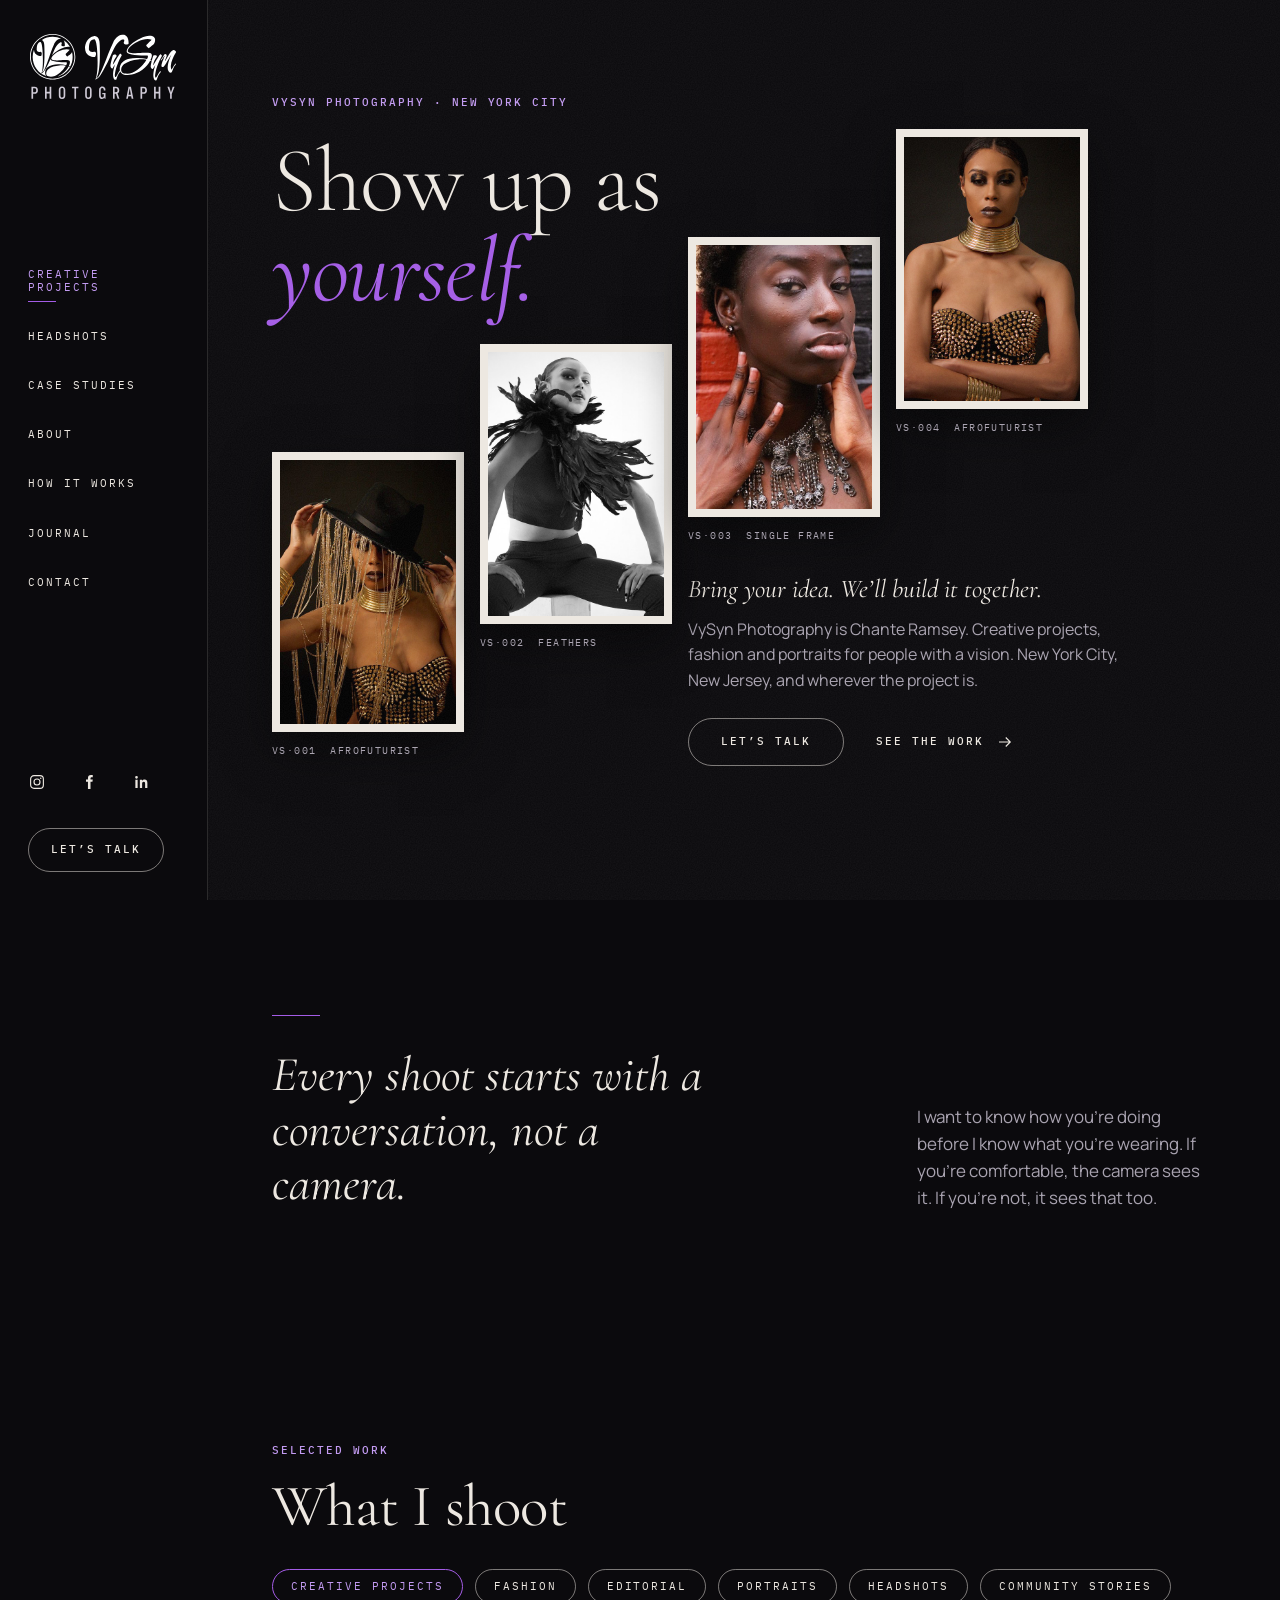
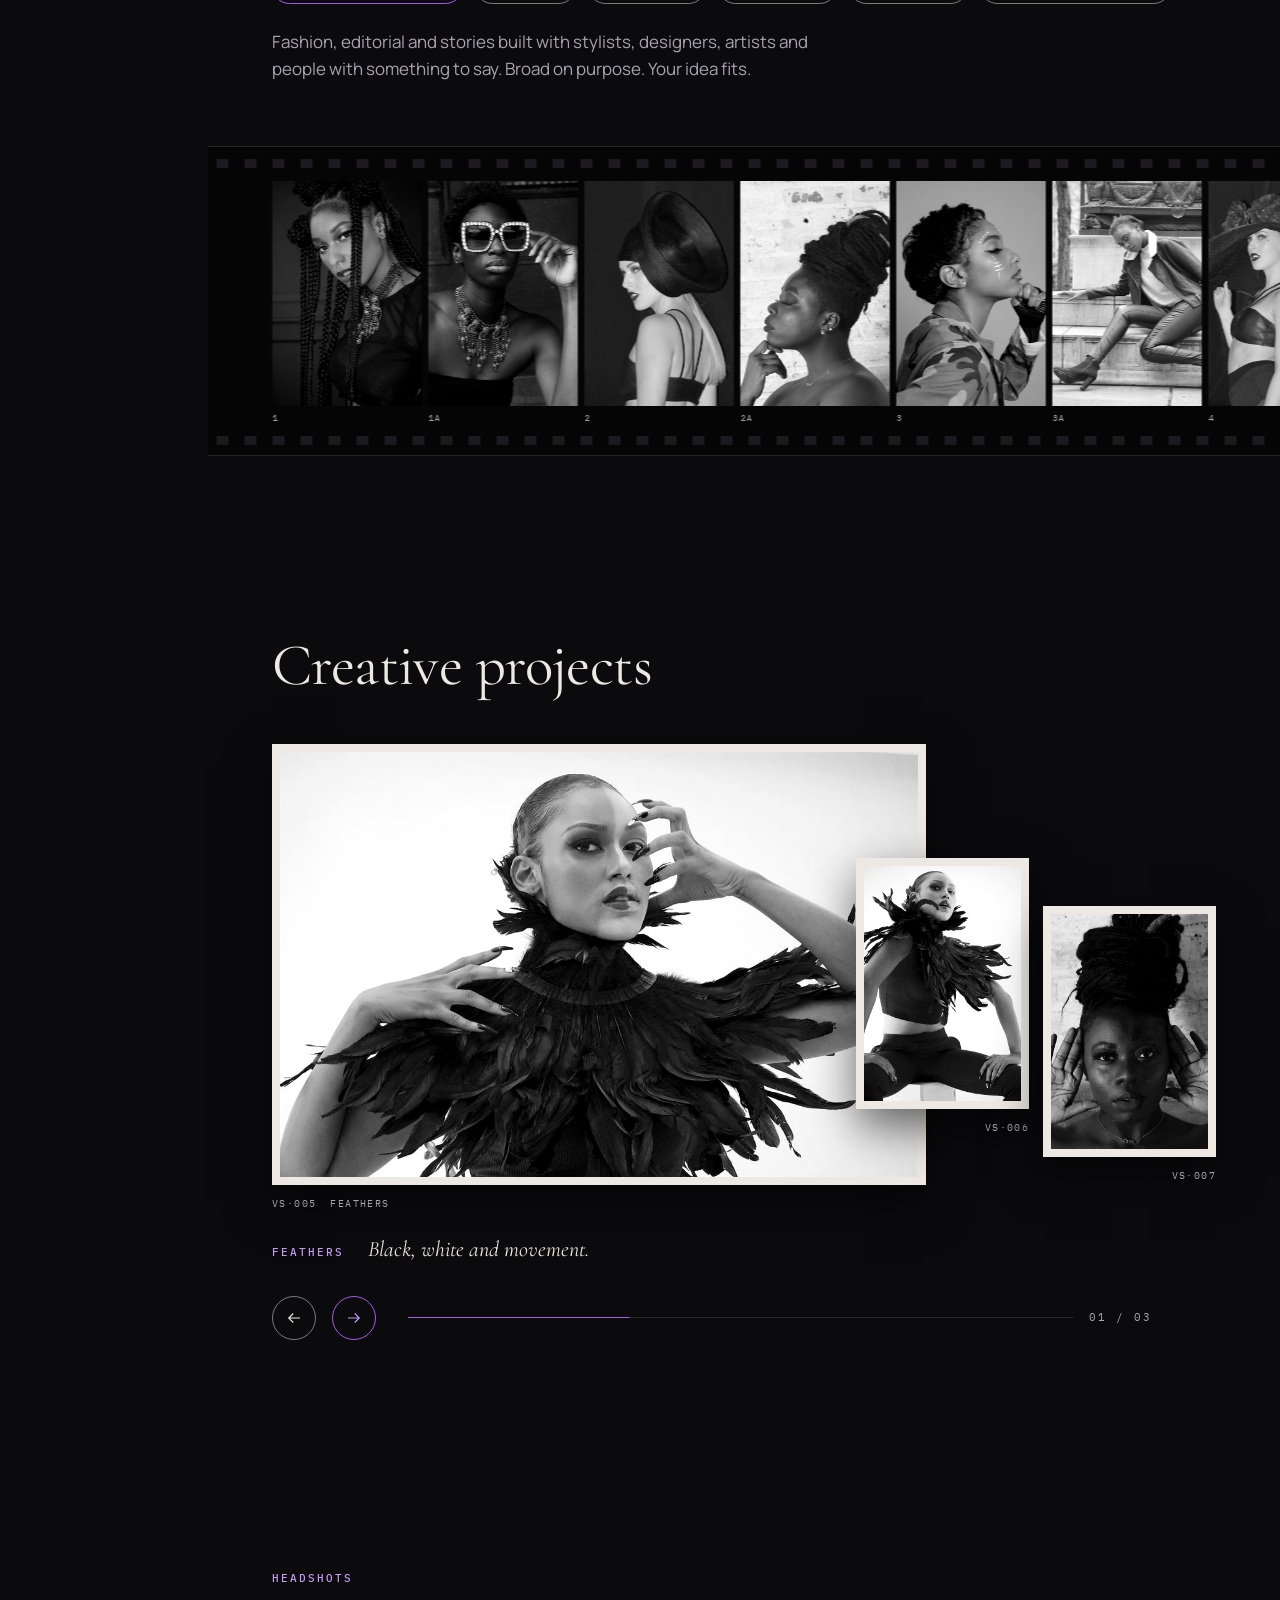
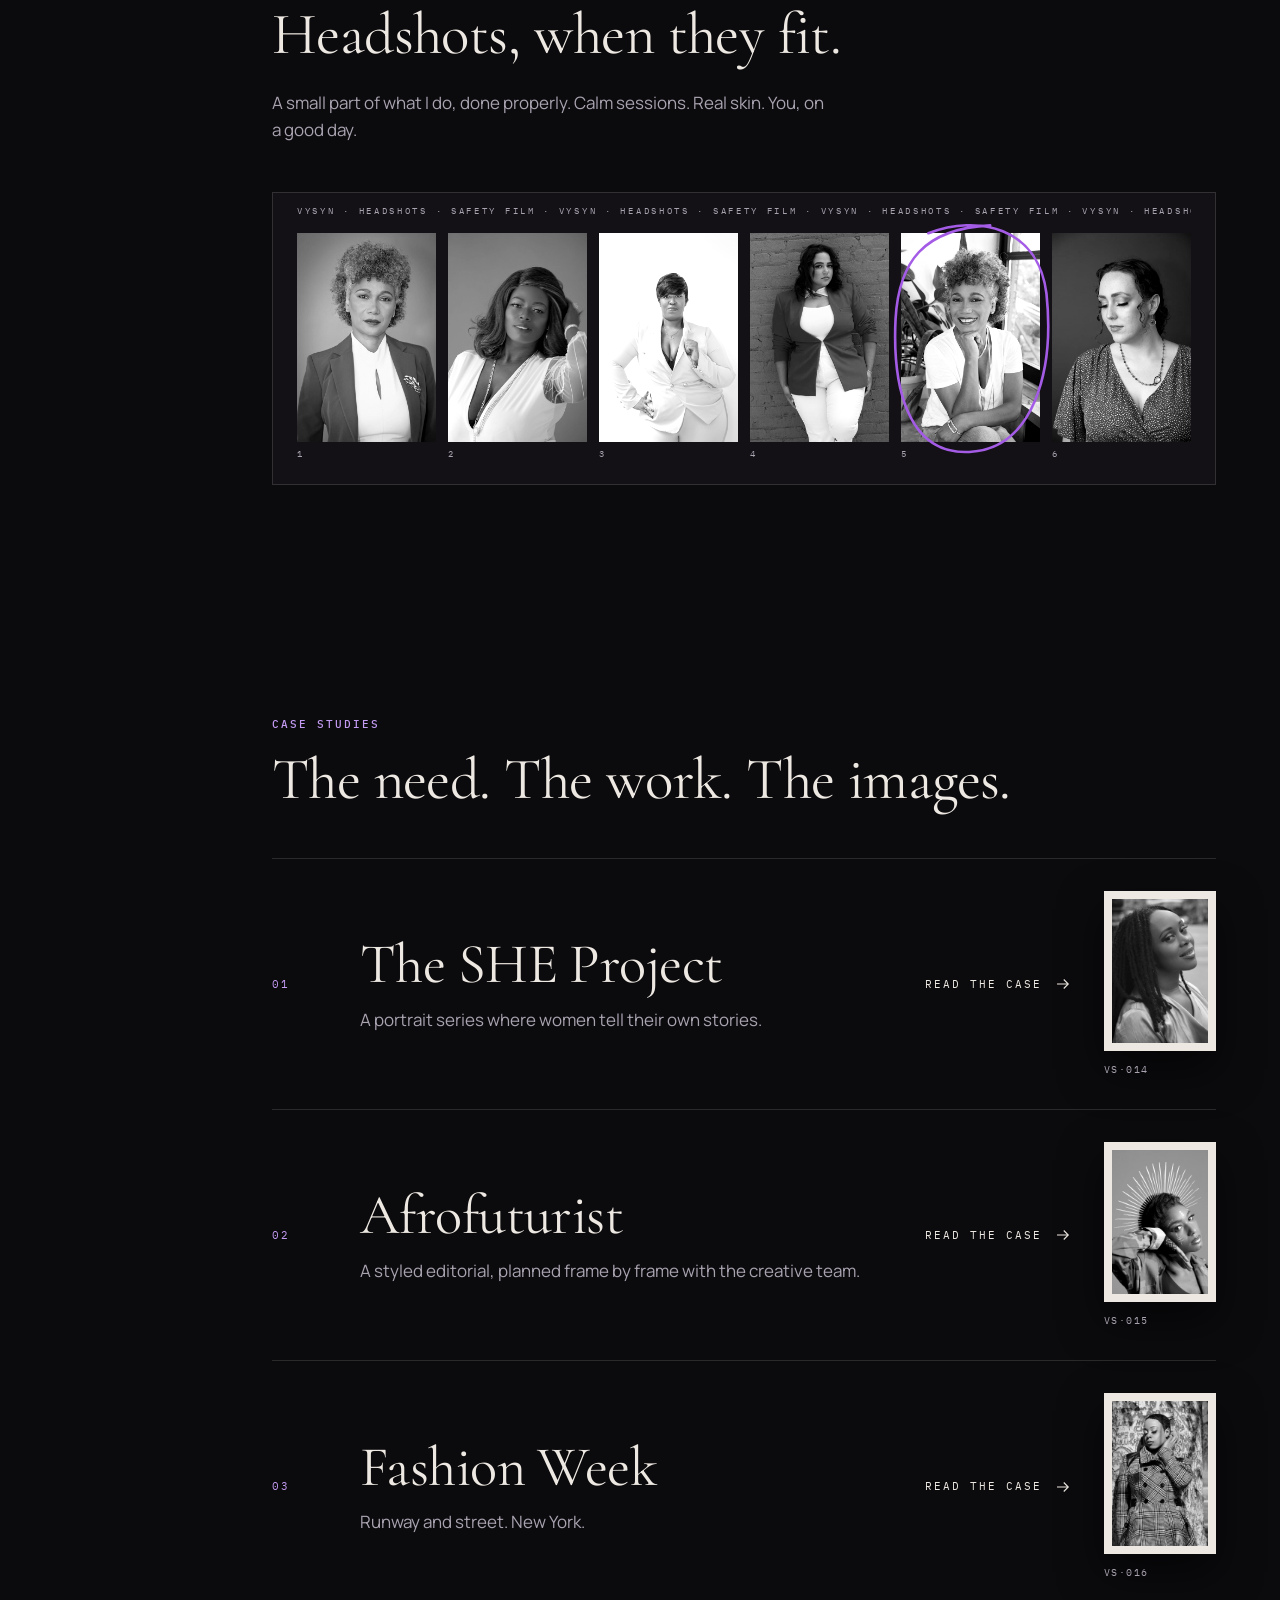
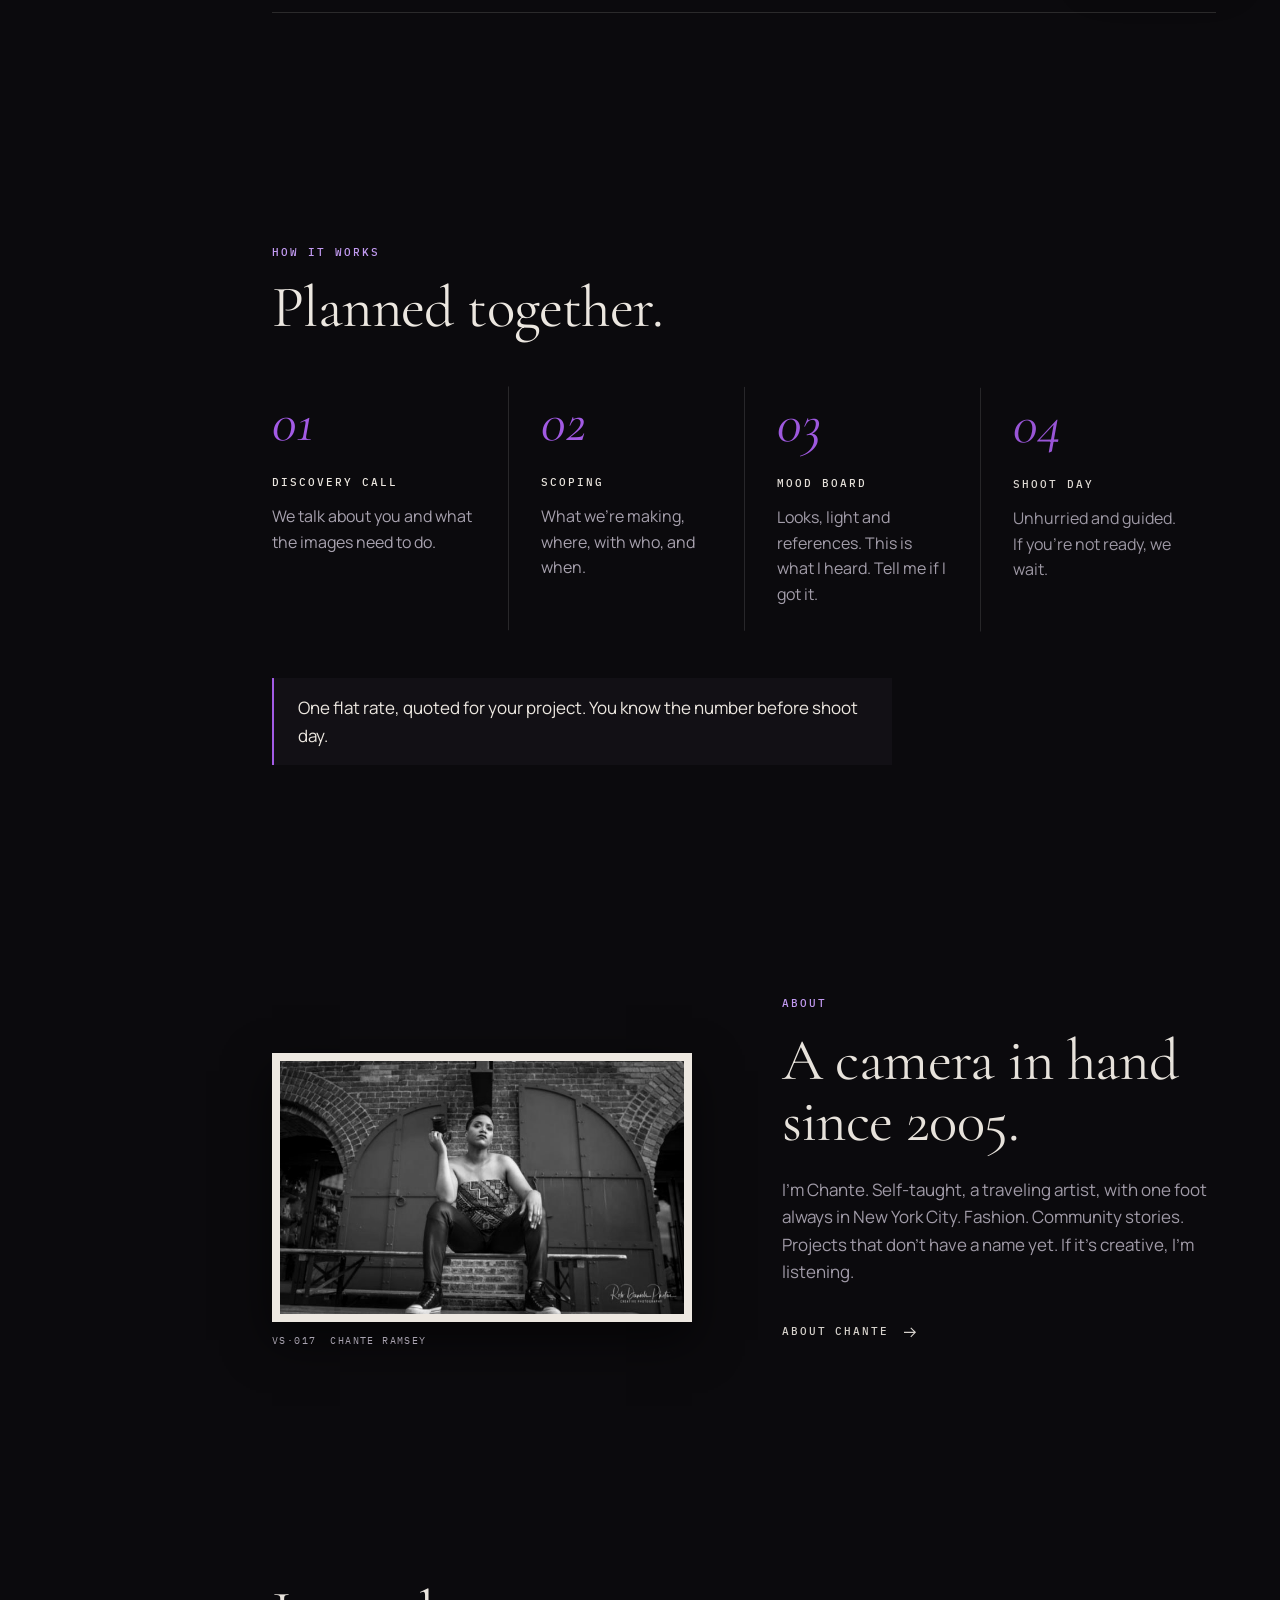
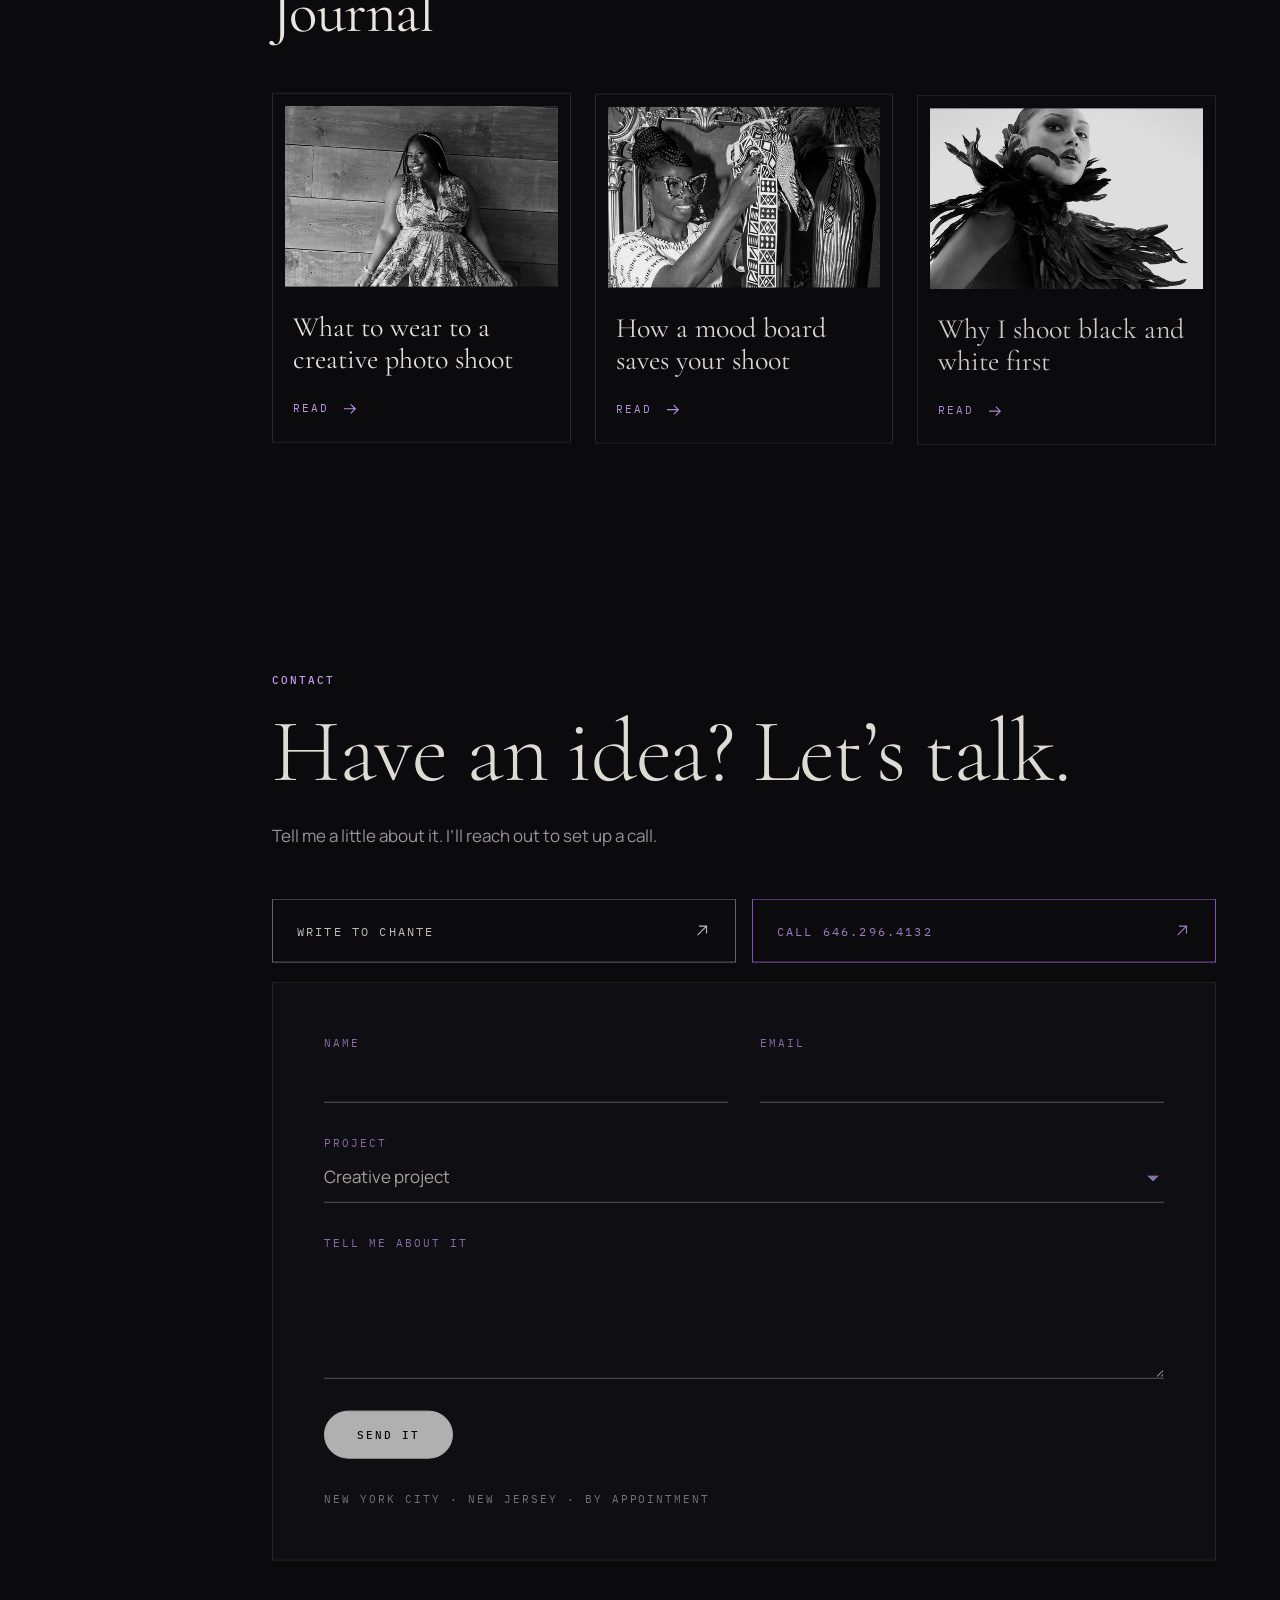
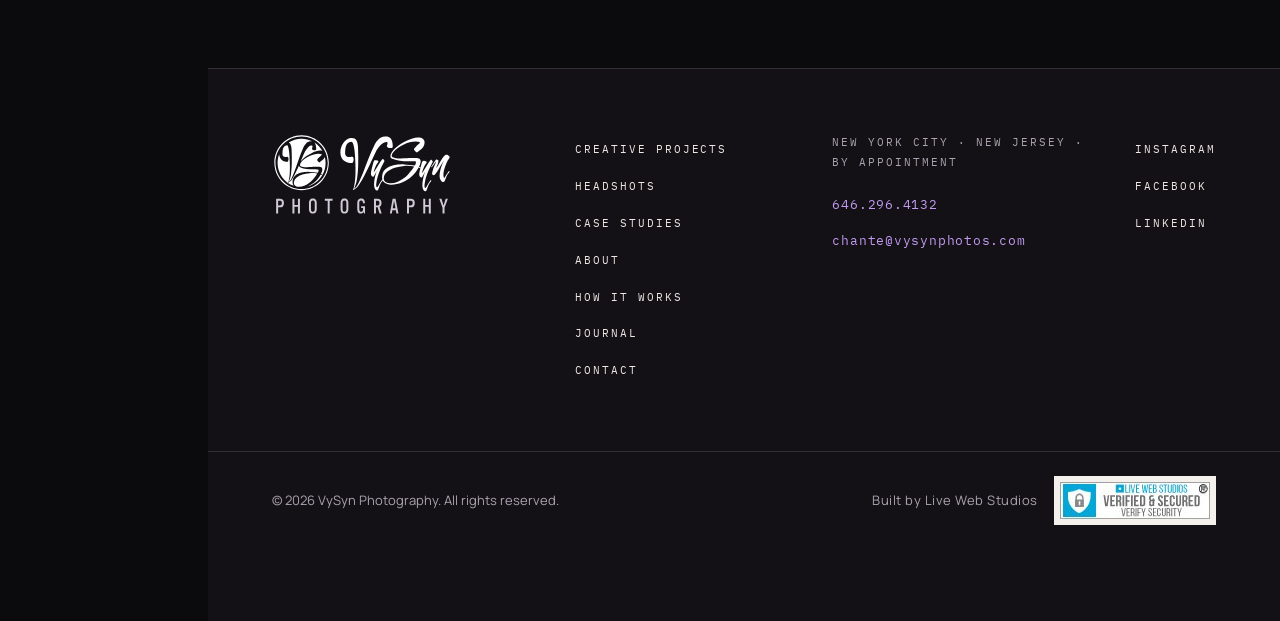
<file: noir/index.html>
<!DOCTYPE html>
<html lang="en" class="no-js">
<head>
<meta charset="utf-8">
<meta name="viewport" content="width=device-width, initial-scale=1">
<meta name="robots" content="noindex, nofollow">
<title>VySyn Photography · Creative Photographer, New York City · Gallery Noir</title>
<meta name="description" content="Creative projects, fashion and portraits by Chante Ramsey. New York City and beyond.">
<meta property="og:type" content="website">
<meta property="og:title" content="VySyn Photography · Creative Photographer, New York City · Gallery Noir">
<meta property="og:description" content="Creative projects, fashion and portraits by Chante Ramsey. New York City and beyond.">
<meta property="og:image" content="../assets/img/photos/gold-fringe.jpg">
<meta name="twitter:card" content="summary_large_image">
<meta name="theme-color" content="#0B0A0D">
<!-- GA4: replace G-XXXXXXXXXX before launch, then uncomment
<script async src="https://www.googletagmanager.com/gtag/js?id=G-XXXXXXXXXX"></script>
<script>window.dataLayer=window.dataLayer||[];function gtag(){dataLayer.push(arguments);}gtag('js',new Date());gtag('config','G-XXXXXXXXXX');</script>
-->
<link rel="icon" href="../assets/img/brand/vysyn-mark-purple.svg" type="image/svg+xml">
<link rel="preconnect" href="https://fonts.googleapis.com">
<link rel="preconnect" href="https://fonts.gstatic.com" crossorigin>
<link rel="stylesheet" href="https://fonts.googleapis.com/css2?family=Cormorant+Garamond:ital,wght@0,300;0,400;0,500;1,400&amp;family=Manrope:wght@400;500;600&amp;family=IBM+Plex+Mono:wght@400;500&amp;display=swap">
<link rel="stylesheet" href="../assets/css/base.css">
<link rel="stylesheet" href="../assets/css/noir.css">
<script src="../assets/js/boot.js"></script>
<script type="application/ld+json">
{
  "@context": "https://schema.org",
  "@type": "ProfessionalService",
  "name": "VySyn Photography",
  "description": "Creative projects, fashion, editorial and headshot photography by Chante Ramsey.",
  "url": "https://vysynphotos.com/",
  "telephone": "+1-646-296-4132",
  "email": "chante@vysynphotos.com",
  "founder": {
    "@type": "Person",
    "name": "Chante Ramsey",
    "jobTitle": "Photographer"
  },
  "areaServed": [
    "New York City",
    "New Jersey"
  ],
  "sameAs": [
    "https://instagram.com/vysynphotos",
    "https://www.facebook.com/vysynphotos",
    "https://www.linkedin.com/company/vysyn-photography"
  ]
}
</script>
</head>
<body id="top" class="noir">
<a class="skip-link" href="#main">Skip to content</a>
<div class="grain" aria-hidden="true"></div>

<header class="rail" data-header>
  <a class="rail-logo" href="#top">
    <img class="logo-full" src="../assets/img/brand/vysyn-logo-white.svg" width="150" height="69" alt="VySyn Photography">
    <img class="logo-mark" src="../assets/img/brand/vysyn-mark-white.svg" width="36" height="36" alt="VySyn Photography">
  </a>
  <nav class="rail-nav" aria-label="Main">
    <ul>
<li><a class="rail-link" href="#">CREATIVE PROJECTS</a></li>
<li><a class="rail-link" href="#">HEADSHOTS</a></li>
<li><a class="rail-link" href="#">CASE STUDIES</a></li>
<li><a class="rail-link" href="#">ABOUT</a></li>
<li><a class="rail-link" href="#">HOW IT WORKS</a></li>
<li><a class="rail-link" href="#">JOURNAL</a></li>
<li><a class="rail-link" href="#">CONTACT</a></li>
    </ul>
  </nav>
  <div class="rail-foot">
    <div class="rail-social">
<a class="rail-icon" href="https://instagram.com/vysynphotos" rel="noopener" aria-label="Instagram"><svg viewBox="0 0 24 24" width="18" height="18" aria-hidden="true" focusable="false"><rect x="3.5" y="3.5" width="17" height="17" rx="4.5" fill="none" stroke="currentColor" stroke-width="1.5"/><circle cx="12" cy="12" r="4" fill="none" stroke="currentColor" stroke-width="1.5"/><circle cx="17" cy="7" r="1" fill="currentColor"/></svg></a>
<a class="rail-icon" href="https://www.facebook.com/vysynphotos" rel="noopener" aria-label="Facebook"><svg viewBox="0 0 24 24" width="18" height="18" aria-hidden="true" focusable="false"><path d="M14 8.5V7c0-1 .5-1.5 1.6-1.5H17V2.6h-2.4C12 2.6 10.6 4.2 10.6 6.8v1.7H8v3h2.6v9.9H14v-9.9h2.6l.4-3z" fill="currentColor"/></svg></a>
<a class="rail-icon" href="https://www.linkedin.com/company/vysyn-photography" rel="noopener" aria-label="Linkedin"><svg viewBox="0 0 24 24" width="18" height="18" aria-hidden="true" focusable="false"><path d="M4.5 9h3v11h-3zM6 4a1.8 1.8 0 1 1 0 3.6A1.8 1.8 0 0 1 6 4zm4.5 5h2.9v1.5c.5-1 1.7-1.8 3.3-1.8 3 0 3.8 1.9 3.8 4.6V20h-3v-5.9c0-1.4-.3-2.5-1.8-2.5s-2.2 1-2.2 2.5V20h-3z" fill="currentColor"/></svg></a>
    </div>
    <a class="btn btn-pill" href="#contact">LET’S TALK</a>
  </div>
  <button class="nav-toggle" type="button" aria-expanded="false" aria-controls="menu" aria-label="Open menu"><span data-toggle-label>MENU</span></button>
</header>
<div class="menu" id="menu">
  <nav class="menu-nav" aria-label="Menu">
    <ul class="menu-list">
<li><a class="menu-link" href="#">CREATIVE PROJECTS</a></li>
<li><a class="menu-link" href="#">HEADSHOTS</a></li>
<li><a class="menu-link" href="#">CASE STUDIES</a></li>
<li><a class="menu-link" href="#">ABOUT</a></li>
<li><a class="menu-link" href="#">HOW IT WORKS</a></li>
<li><a class="menu-link" href="#">JOURNAL</a></li>
<li><a class="menu-link" href="#">CONTACT</a></li>
    </ul>
  </nav>
  <div class="menu-foot">
    <a class="btn btn-talk" href="#contact">LET’S TALK</a>
    <a class="menu-contact" href="tel:+16462964132">646.296.4132</a>
    <a class="menu-contact" href="mailto:chante@vysynphotos.com">chante@vysynphotos.com</a>
  </div>
</div>

<div class="page">
<main id="main">

<section class="hero" aria-labelledby="hero-title">
  <div class="inner hero-inner">
    <div class="hero-head">
      <p class="label">VYSYN PHOTOGRAPHY · NEW YORK CITY</p>
      <h1 id="hero-title">Show up as <em>yourself.</em></h1>
    </div>
    <div class="stairs">
      <div class="hero-body">
        <p class="hero-second">Bring your idea. We’ll build it together.</p>
        <p class="hero-intro">VySyn Photography is Chante Ramsey. Creative projects, fashion and portraits for people with a vision. New York City, New Jersey, and wherever the project is.</p>
        <div class="hero-actions">
          <a class="btn btn-pill" href="#contact">LET’S TALK</a>
          <a class="text-link" href="#work">SEE THE WORK <svg class="arrow" viewBox="0 0 24 24" width="18" height="18" aria-hidden="true" focusable="false"><path d="M4 12h15M13 6l6 6-6 6" fill="none" stroke="currentColor" stroke-width="1.5"/></svg></a>
        </div>
      </div>
<figure class="print bw develop step-1" data-parallax="0.04">
  <div class="print-frame"><img src="../assets/img/photos/gold-fringe.jpg" width="512" height="768" alt="Model in a black wide-brim hat with gold chain fringe falling over her face, dark backdrop" fetchpriority="high" decoding="async"></div>
  <figcaption><span>VS·001</span><span>AFROFUTURIST</span></figcaption>
</figure>
<figure class="print bw develop step-2" data-parallax="0.08">
  <div class="print-frame"><img src="../assets/img/photos/feathers-bw.jpg" width="512" height="768" alt="Black and white: model in a black feathered collar, seated, looking away, white background" loading="lazy" decoding="async"></div>
  <figcaption><span>VS·002</span><span>FEATHERS</span></figcaption>
</figure>
<figure class="print bw develop step-3" data-parallax="0.12">
  <div class="print-frame"><img src="../assets/img/photos/necklace.jpg" width="512" height="768" alt="Close portrait of a model framing her face with both hands, crystal necklace" loading="lazy" decoding="async"></div>
  <figcaption><span>VS·003</span><span>SINGLE FRAME</span></figcaption>
</figure>
<figure class="print bw develop step-4" data-parallax="0.16">
  <div class="print-frame"><img src="../assets/img/photos/gold-bustier.jpg" width="512" height="768" alt="Model in a gold studded bustier and stacked gold collar, arms crossed, charcoal backdrop" loading="lazy" decoding="async"></div>
  <figcaption><span>VS·004</span><span>AFROFUTURIST</span></figcaption>
</figure>
    </div>
  </div>
</section>

<section class="statement" aria-labelledby="statement-title">
  <div class="inner statement-grid">
    <div class="statement-quote" data-reveal>
      <span class="rule" aria-hidden="true"></span>
      <h2 id="statement-title">Every shoot starts with a conversation, not a camera.</h2>
    </div>
    <p class="statement-body" data-reveal>I want to know how you’re doing before I know what you’re wearing. If you’re comfortable, the camera sees it. If you’re not, it sees that too.</p>
  </div>
</section>

<section class="shoot" id="work" aria-labelledby="shoot-title">
  <div class="inner">
    <p class="label" data-reveal>SELECTED WORK</p>
    <h2 id="shoot-title" class="h-section" data-reveal>What I shoot</h2>
    <ul class="tags" data-reveal>
      <li class="tag is-on">CREATIVE PROJECTS</li>
      <li class="tag">FASHION</li>
      <li class="tag">EDITORIAL</li>
      <li class="tag">PORTRAITS</li>
      <li class="tag">HEADSHOTS</li>
      <li class="tag">COMMUNITY STORIES</li>
    </ul>
    <p class="lede" data-reveal>Fashion, editorial and stories built with stylists, designers, artists and people with something to say. Broad on purpose. Your idea fits.</p>
  </div>
  <div class="film" data-film role="region" aria-label="Filmstrip: twelve frames" tabindex="0">
    <ul class="film-track">
      <li class="frame"><span class="ph bw"><img src="../assets/img/photos/braids-noir.jpg" width="512" height="768" alt="Model with long box braids in a sheer black top and silver necklace, deep shadow" loading="lazy" decoding="async"></span><span class="frame-no" aria-hidden="true">1</span></li>
      <li class="frame"><span class="ph bw"><img src="../assets/img/photos/shades.jpg" width="512" height="768" alt="Model in oversized crystal sunglasses and a layered crystal necklace, hand at her temple" loading="lazy" decoding="async"></span><span class="frame-no" aria-hidden="true">1A</span></li>
      <li class="frame"><span class="ph bw"><img src="../assets/img/photos/hat-sculpt.jpg" width="512" height="768" alt="Model glancing over her shoulder in a sculptural black disc hat, red lip, black backdrop" loading="lazy" decoding="async"></span><span class="frame-no" aria-hidden="true">2</span></li>
      <li class="frame"><span class="ph bw"><img src="../assets/img/photos/paint-profile.jpg" width="512" height="768" alt="Model in profile with blue and pink paint across her eyes, locs piled high, white brick wall" loading="lazy" decoding="async"></span><span class="frame-no" aria-hidden="true">2A</span></li>
      <li class="frame"><span class="ph bw"><img src="../assets/img/photos/afro-profile.jpg" width="512" height="768" alt="Model in profile with short curls and white face dots, hand at her chin, mustard backdrop" loading="lazy" decoding="async"></span><span class="frame-no" aria-hidden="true">3</span></li>
      <li class="frame"><span class="ph bw"><img src="../assets/img/photos/steps.jpg" width="512" height="768" alt="Model in a grey blazer and leather trousers stretched across stone steps in New York" loading="lazy" decoding="async"></span><span class="frame-no" aria-hidden="true">3A</span></li>
      <li class="frame"><span class="ph bw"><img src="../assets/img/photos/hat-rose.jpg" width="512" height="768" alt="Model in profile in a black wide-brim hat topped with red roses, black backdrop" loading="lazy" decoding="async"></span><span class="frame-no" aria-hidden="true">4</span></li>
      <li class="frame"><span class="ph bw"><img src="../assets/img/photos/print-jacket.jpg" width="512" height="768" alt="Model with a braided updo in an abstract print jacket, hand raised to her face, slate blue backdrop" loading="lazy" decoding="async"></span><span class="frame-no" aria-hidden="true">4A</span></li>
      <li class="frame"><span class="ph bw"><img src="../assets/img/photos/bead-mask.jpg" width="509" height="768" alt="Tight crop of a model in a beaded mask and jeweled pendant, eyes to camera" loading="lazy" decoding="async"></span><span class="frame-no" aria-hidden="true">5</span></li>
      <li class="frame"><span class="ph bw"><img src="../assets/img/photos/she-braids.jpg" width="553" height="768" alt="Woman with long braids in a white off-shoulder top, looking down to the side" loading="lazy" decoding="async"></span><span class="frame-no" aria-hidden="true">5A</span></li>
      <li class="frame"><span class="ph bw"><img src="../assets/img/photos/runway-orange.jpg" width="477" height="767" alt="Runway model in an orange print wrap and head wrap with white eye paint, string lights behind" loading="lazy" decoding="async"></span><span class="frame-no" aria-hidden="true">6</span></li>
      <li class="frame"><span class="ph bw"><img src="../assets/img/photos/navy-suit-palms.jpg" width="512" height="768" alt="Man in a navy suit seated on a stump in front of palm leaves" loading="lazy" decoding="async"></span><span class="frame-no" aria-hidden="true">6A</span></li>
    </ul>
  </div>
</section>

<section class="work" aria-labelledby="work-title">
  <div class="inner">
    <h2 id="work-title" class="h-section" data-reveal>Creative projects</h2>
    <div class="slider" data-slider role="group" aria-roledescription="carousel" aria-label="Creative projects, three sets. Use the left and right arrow keys." tabindex="0">
      <div class="sets" data-reveal="fade">
<article class="set is-active" data-set aria-roledescription="slide" aria-label="1 of 3: FEATHERS">
  <div class="set-stage">
    <figure class="print bw set-large">
  <div class="print-frame"><img src="../assets/img/photos/feathers-bw-wide.jpg" width="1024" height="683" alt="Black and white: model in a black feathered collar with her hands at her head, white background" loading="lazy" decoding="async"></div>
  <figcaption><span>VS·005</span><span>FEATHERS</span></figcaption>
</figure>
    <div class="set-smalls">
      <figure class="print bw">
  <div class="print-frame"><img src="../assets/img/photos/feathers-bw.jpg" width="512" height="768" alt="Black and white: model in a black feathered collar, seated, looking away, white background" loading="lazy" decoding="async"></div>
  <figcaption><span>VS·006</span></figcaption>
</figure>
<figure class="print bw">
  <div class="print-frame"><img src="../assets/img/photos/paint-front.jpg" width="512" height="768" alt="Model with red and blue painted across her face, locs piled high, hands raised beside her face" loading="lazy" decoding="async"></div>
  <figcaption><span>VS·007</span></figcaption>
</figure>
    </div>
  </div>
  <div class="set-text">
    <h3 class="set-title">FEATHERS</h3>
    <p class="set-line">Black, white and movement.</p>
  </div>
</article>
<article class="set" data-set aria-roledescription="slide" aria-label="2 of 3: THE SHE PROJECT">
  <div class="set-stage">
    <figure class="print bw set-large">
  <div class="print-frame"><img src="../assets/img/photos/she-window.jpg" width="1600" height="1060" alt="Woman in black standing beside tall windows in soft daylight" loading="lazy" decoding="async"></div>
  <figcaption><span>VS·008</span><span>THE SHE PROJECT</span></figcaption>
</figure>
    <div class="set-smalls">
      <figure class="print bw">
  <div class="print-frame"><img src="../assets/img/photos/she-braids.jpg" width="553" height="768" alt="Woman with long braids in a white off-shoulder top, looking down to the side" loading="lazy" decoding="async"></div>
  <figcaption><span>VS·009</span></figcaption>
</figure>
<figure class="print bw">
  <div class="print-frame"><img src="../assets/img/photos/she-bw.jpg" width="659" height="768" alt="Black and white: woman with braids seated by a stone wall, looking down" loading="lazy" decoding="async"></div>
  <figcaption><span>VS·010</span></figcaption>
</figure>
    </div>
  </div>
  <div class="set-text">
    <h3 class="set-title">THE SHE PROJECT</h3>
    <p class="set-line">A portrait series. Women telling their own stories, in their own words.</p>
  </div>
</article>
<article class="set" data-set aria-roledescription="slide" aria-label="3 of 3: IN BLOOM">
  <div class="set-stage">
    <figure class="print bw set-large">
  <div class="print-frame"><img src="../assets/img/photos/flowers-wide.jpg" width="1600" height="1067" alt="Model lying among yellow and purple flowers with burgundy braids fanned out, eyes closed, finger to her lips" loading="lazy" decoding="async"></div>
  <figcaption><span>VS·011</span><span>IN BLOOM</span></figcaption>
</figure>
    <div class="set-smalls">
      <figure class="print bw">
  <div class="print-frame"><img src="../assets/img/photos/flower-crown.jpg" width="512" height="768" alt="Model in a flower crown and floral dress looking up, against a tree" loading="lazy" decoding="async"></div>
  <figcaption><span>VS·012</span></figcaption>
</figure>
<figure class="print bw">
  <div class="print-frame"><img src="../assets/img/photos/cobalt.jpg" width="512" height="768" alt="Model draped in cobalt blue with a patterned head wrap, head resting on her hand" loading="lazy" decoding="async"></div>
  <figcaption><span>VS·013</span></figcaption>
</figure>
    </div>
  </div>
  <div class="set-text">
    <h3 class="set-title">IN BLOOM</h3>
    <p class="set-line">Flowers, skin and stillness.</p>
  </div>
</article>
      </div>
      <div class="slider-ui">
        <button class="round" type="button" data-prev aria-label="Previous set"><svg class="arrow" viewBox="0 0 24 24" width="18" height="18" aria-hidden="true" focusable="false"><path d="M20 12H5M11 6l-6 6 6 6" fill="none" stroke="currentColor" stroke-width="1.5"/></svg></button>
        <button class="round is-active" type="button" data-next aria-label="Next set"><svg class="arrow" viewBox="0 0 24 24" width="18" height="18" aria-hidden="true" focusable="false"><path d="M4 12h15M13 6l6 6-6 6" fill="none" stroke="currentColor" stroke-width="1.5"/></svg></button>
        <span class="progress" aria-hidden="true"><span class="progress-bar" data-progress></span></span>
        <span class="count" aria-live="polite"><span class="visually-hidden">Set </span><span data-count>01</span> / 03</span>
      </div>
    </div>
  </div>
</section>

<section class="heads" aria-labelledby="heads-title">
  <div class="inner">
    <div class="heads-text">
      <p class="label" data-reveal>HEADSHOTS</p>
      <h2 id="heads-title" class="h-section" data-reveal>Headshots, when they fit.</h2>
      <p class="lede" data-reveal>A small part of what I do, done properly. Calm sessions. Real skin. You, on a good day.</p>
    </div>
    <div class="sheet" data-sheet data-reveal>
      <p class="sheet-edge" aria-hidden="true">VYSYN · HEADSHOTS · SAFETY FILM · VYSYN · HEADSHOTS · SAFETY FILM · VYSYN · HEADSHOTS · SAFETY FILM · VYSYN · HEADSHOTS · SAFETY FILM · VYSYN · HEADSHOTS · SAFETY FILM · VYSYN · HEADSHOTS · SAFETY FILM · VYSYN · HEADSHOTS · SAFETY FILM · VYSYN · HEADSHOTS · SAFETY FILM · </p>
      <ul class="sheet-frames">
        <li class="sheet-frame">
          <span class="sheet-shot"><span class="ph bw"><img src="../assets/img/photos/head-cobalt.jpg" width="512" height="768" alt="Headshot of a woman with silver curls in a cobalt blazer, sky blue backdrop" loading="lazy" decoding="async"></span></span>
          <span class="frame-no"><span class="visually-hidden">Frame </span>1</span>
        </li>
        <li class="sheet-frame">
          <span class="sheet-shot"><span class="ph bw"><img src="../assets/img/photos/head-sky.jpg" width="512" height="768" alt="Headshot of a woman in a sheer white blouse with her hand in her hair, sky blue backdrop" loading="lazy" decoding="async"></span></span>
          <span class="frame-no"><span class="visually-hidden">Frame </span>2</span>
        </li>
        <li class="sheet-frame">
          <span class="sheet-shot"><span class="ph bw"><img src="../assets/img/photos/head-white.jpg" width="512" height="768" alt="Portrait of a woman in a white suit, white studio" loading="lazy" decoding="async"></span></span>
          <span class="frame-no"><span class="visually-hidden">Frame </span>3</span>
        </li>
        <li class="sheet-frame">
          <span class="sheet-shot"><span class="ph bw"><img src="../assets/img/photos/head-red.jpg" width="512" height="768" alt="Portrait of a woman in a red blazer against a brick wall" loading="lazy" decoding="async"></span></span>
          <span class="frame-no"><span class="visually-hidden">Frame </span>4</span>
        </li>
        <li class="sheet-frame is-pick">
          <span class="sheet-shot"><span class="ph bw"><img src="../assets/img/photos/head-silver.jpg" width="512" height="768" alt="Relaxed portrait of a woman with silver curls, chin on her hands, by a window" loading="lazy" decoding="async"></span><svg class="pick" viewBox="0 0 100 150" preserveAspectRatio="none" aria-hidden="true" focusable="false"><path pathLength="1" d="M24 9C54-3 91 5 96 47c5 49-8 98-47 100C11 149 2 105 4 63 6 27 21 6 62 4"/></svg></span>
          <span class="frame-no"><span class="visually-hidden">The pick: frame </span>5</span>
        </li>
        <li class="sheet-frame">
          <span class="sheet-shot"><span class="ph bw"><img src="../assets/img/photos/head-rust.jpg" width="512" height="768" alt="Portrait of a woman in a rust blouse, eyes lowered, slate backdrop" loading="lazy" decoding="async"></span></span>
          <span class="frame-no"><span class="visually-hidden">Frame </span>6</span>
        </li>
      </ul>
    </div>
  </div>
</section>

<section class="cases" aria-labelledby="cases-title">
  <div class="inner">
    <p class="label" data-reveal>CASE STUDIES</p>
    <h2 id="cases-title" class="h-section" data-reveal>The need. The work. The images.</h2>
    <ol class="case-list">
<li>
  <a class="case" href="#">
    <span class="case-no">01</span>
    <span class="case-main">
      <h3 class="case-title">The SHE Project</h3>
      <span class="case-line">A portrait series where women tell their own stories.</span>
    </span>
    <span class="case-read">READ THE CASE <svg class="arrow" viewBox="0 0 24 24" width="18" height="18" aria-hidden="true" focusable="false"><path d="M4 12h15M13 6l6 6-6 6" fill="none" stroke="currentColor" stroke-width="1.5"/></svg></span>
    <figure class="print bw case-print">
  <div class="print-frame"><img src="../assets/img/photos/she-profile.jpg" width="512" height="768" alt="Close profile of a woman with braids, soft city light behind her" loading="lazy" decoding="async"></div>
  <figcaption><span>VS·014</span><span>THE SHE PROJECT</span></figcaption>
</figure>
  </a>
</li>
<li>
  <a class="case" href="#">
    <span class="case-no">02</span>
    <span class="case-main">
      <h3 class="case-title">Afrofuturist</h3>
      <span class="case-line">A styled editorial, planned frame by frame with the creative team.</span>
    </span>
    <span class="case-read">READ THE CASE <svg class="arrow" viewBox="0 0 24 24" width="18" height="18" aria-hidden="true" focusable="false"><path d="M4 12h15M13 6l6 6-6 6" fill="none" stroke="currentColor" stroke-width="1.5"/></svg></span>
    <figure class="print bw case-print">
  <div class="print-frame"><img src="../assets/img/photos/afro-halo.jpg" width="512" height="768" alt="Model in a camo jacket and a gold spiked halo, head resting on her hand, mustard backdrop" loading="lazy" decoding="async"></div>
  <figcaption><span>VS·015</span><span>AFROFUTURIST</span></figcaption>
</figure>
  </a>
</li>
<li>
  <a class="case" href="#">
    <span class="case-no">03</span>
    <span class="case-main">
      <h3 class="case-title">Fashion Week</h3>
      <span class="case-line">Runway and street. New York.</span>
    </span>
    <span class="case-read">READ THE CASE <svg class="arrow" viewBox="0 0 24 24" width="18" height="18" aria-hidden="true" focusable="false"><path d="M4 12h15M13 6l6 6-6 6" fill="none" stroke="currentColor" stroke-width="1.5"/></svg></span>
    <figure class="print bw case-print">
  <div class="print-frame"><img src="../assets/img/photos/plaid-coat.jpg" width="509" height="768" alt="Model in a plaid double-breasted coat leaning against a tree, hand at her ear" loading="lazy" decoding="async"></div>
  <figcaption><span>VS·016</span><span>FASHION WEEK</span></figcaption>
</figure>
  </a>
</li>
    </ol>
  </div>
</section>

<section class="how" aria-labelledby="how-title">
  <div class="inner">
    <p class="label" data-reveal>HOW IT WORKS</p>
    <h2 id="how-title" class="h-section" data-reveal>Planned together.</h2>
    <ol class="steps">
      <li class="step" data-reveal>
        <span class="step-no" aria-hidden="true">01</span>
        <h3 class="step-name">DISCOVERY CALL</h3>
        <p>We talk about you and what the images need to do.</p>
      </li>
      <li class="step" data-reveal>
        <span class="step-no" aria-hidden="true">02</span>
        <h3 class="step-name">SCOPING</h3>
        <p>What we’re making, where, with who, and when.</p>
      </li>
      <li class="step" data-reveal>
        <span class="step-no" aria-hidden="true">03</span>
        <h3 class="step-name">MOOD BOARD</h3>
        <p>Looks, light and references. This is what I heard. Tell me if I got it.</p>
      </li>
      <li class="step" data-reveal>
        <span class="step-no" aria-hidden="true">04</span>
        <h3 class="step-name">SHOOT DAY</h3>
        <p>Unhurried and guided. If you’re not ready, we wait.</p>
      </li>
    </ol>
    <p class="note" data-reveal>One flat rate, quoted for your project. You know the number before shoot day.</p>
  </div>
</section>

<section class="about" aria-labelledby="about-title">
  <div class="inner about-grid">
    <div class="about-photo">
      <figure class="print bw about-print" data-parallax="0.06">
  <div class="print-frame"><img src="../assets/img/photos/chante.jpg" width="720" height="450" alt="Chante Ramsey seated in front of blue doors with her camera" loading="lazy" decoding="async"></div>
  <figcaption><span>VS·017</span><span>CHANTE RAMSEY</span></figcaption>
</figure>
    </div>
    <div class="about-text">
      <p class="label" data-reveal>ABOUT</p>
      <h2 id="about-title" class="h-section" data-reveal>A camera in hand since 2005.</h2>
      <p class="lede" data-reveal>I’m Chante. Self-taught, a traveling artist, with one foot always in New York City. Fashion. Community stories. Projects that don’t have a name yet. If it’s creative, I’m listening.</p>
      <a class="text-link" href="#" data-reveal>ABOUT CHANTE <svg class="arrow" viewBox="0 0 24 24" width="18" height="18" aria-hidden="true" focusable="false"><path d="M4 12h15M13 6l6 6-6 6" fill="none" stroke="currentColor" stroke-width="1.5"/></svg></a>
    </div>
  </div>
</section>

<section class="journal" aria-labelledby="journal-title">
  <div class="inner">
    <h2 id="journal-title" class="h-section" data-reveal>Journal</h2>
    <ul class="cards">
      <li data-reveal>
        <a class="card" href="#">
          <span class="ph bw card-photo pos-a"><img src="../assets/img/photos/yellow-gown.jpg" width="512" height="768" alt="" loading="lazy" decoding="async"></span>
          <h3 class="card-title">What to wear to a creative photo shoot</h3>
          <span class="card-read">READ <svg class="arrow" viewBox="0 0 24 24" width="18" height="18" aria-hidden="true" focusable="false"><path d="M4 12h15M13 6l6 6-6 6" fill="none" stroke="currentColor" stroke-width="1.5"/></svg></span>
        </a>
      </li>
      <li data-reveal>
        <a class="card" href="#">
          <span class="ph bw card-photo pos-b"><img src="../assets/img/photos/gold-room.jpg" width="512" height="768" alt="" loading="lazy" decoding="async"></span>
          <h3 class="card-title">How a mood board saves your shoot</h3>
          <span class="card-read">READ <svg class="arrow" viewBox="0 0 24 24" width="18" height="18" aria-hidden="true" focusable="false"><path d="M4 12h15M13 6l6 6-6 6" fill="none" stroke="currentColor" stroke-width="1.5"/></svg></span>
        </a>
      </li>
      <li data-reveal>
        <a class="card" href="#">
          <span class="ph bw card-photo pos-c"><img src="../assets/img/photos/feathers-bw.jpg" width="512" height="768" alt="" loading="lazy" decoding="async"></span>
          <h3 class="card-title">Why I shoot black and white first</h3>
          <span class="card-read">READ <svg class="arrow" viewBox="0 0 24 24" width="18" height="18" aria-hidden="true" focusable="false"><path d="M4 12h15M13 6l6 6-6 6" fill="none" stroke="currentColor" stroke-width="1.5"/></svg></span>
        </a>
      </li>
    </ul>
  </div>
</section>

<section class="contact" id="contact" aria-labelledby="contact-title">
  <div class="inner">
    <p class="label" data-reveal>CONTACT</p>
    <h2 id="contact-title" class="h-contact" data-reveal>Have an idea? Let’s talk.</h2>
    <p class="lede" data-reveal>Tell me a little about it. I’ll reach out to set up a call.</p>
    <div class="bars" data-reveal>
      <a class="bar" href="mailto:chante@vysynphotos.com">WRITE TO CHANTE <svg class="arrow" viewBox="0 0 24 24" width="18" height="18" aria-hidden="true" focusable="false"><path d="M6 18 18 6M8 6h10v10" fill="none" stroke="currentColor" stroke-width="1.5"/></svg></a>
      <a class="bar bar-accent" href="tel:+16462964132">CALL 646.296.4132 <svg class="arrow" viewBox="0 0 24 24" width="18" height="18" aria-hidden="true" focusable="false"><path d="M6 18 18 6M8 6h10v10" fill="none" stroke="currentColor" stroke-width="1.5"/></svg></a>
    </div>
    <div class="contact-panel" data-reveal>
      <!-- Formspree: replace FORM_ID before launch -->
<form id="contact-form" class="form" action="https://formspree.io/f/FORM_ID" method="POST" novalidate>
  <div class="field field-name">
    <label for="f-name">Name</label>
    <input id="f-name" name="name" type="text" autocomplete="name" required aria-describedby="f-name-error">
    <p class="field-error" id="f-name-error" hidden></p>
  </div>
  <div class="field field-email">
    <label for="f-email">Email</label>
    <input id="f-email" name="email" type="email" autocomplete="email" required aria-describedby="f-email-error">
    <p class="field-error" id="f-email-error" hidden></p>
  </div>
  <div class="field field-project">
    <label for="f-project">Project</label>
    <select id="f-project" name="project">
      <option>Creative project</option>
      <option>Fashion or editorial</option>
      <option>Headshots</option>
      <option>Something else</option>
    </select>
  </div>
  <div class="field field-message">
    <label for="f-message">Tell me about it</label>
    <textarea id="f-message" name="message" rows="4" required aria-describedby="f-message-error"></textarea>
    <p class="field-error" id="f-message-error" hidden></p>
  </div>
  <div class="hp" aria-hidden="true">
    <label for="f-gotcha">Leave this empty</label>
    <input id="f-gotcha" name="_gotcha" type="text" tabindex="-1" autocomplete="off">
  </div>
  <div class="form-actions">
    <button class="btn btn-send" type="submit">SEND IT</button>
    <p class="form-fail field-error" role="alert" hidden>That didn’t send. Try again, or email me.</p>
  </div>
</form>
<p class="form-done" role="status" hidden>Got it. I’ll be in touch soon.</p>
      <p class="contact-location">NEW YORK CITY · NEW JERSEY · BY APPOINTMENT</p>
    </div>
  </div>
</section>

</main>

<footer class="footer">
  <div class="footer-inner">
    <a class="footer-logo" href="#top"><img src="../assets/img/brand/vysyn-logo-white.svg" width="180" height="82" alt="VySyn Photography" loading="lazy" decoding="async"></a>
    <nav class="footer-nav" aria-label="Footer">
      <ul>
<li><a class="footer-link" href="#">CREATIVE PROJECTS</a></li>
<li><a class="footer-link" href="#">HEADSHOTS</a></li>
<li><a class="footer-link" href="#">CASE STUDIES</a></li>
<li><a class="footer-link" href="#">ABOUT</a></li>
<li><a class="footer-link" href="#">HOW IT WORKS</a></li>
<li><a class="footer-link" href="#">JOURNAL</a></li>
<li><a class="footer-link" href="#">CONTACT</a></li>
      </ul>
    </nav>
    <div class="footer-contact">
      <p class="footer-location">NEW YORK CITY · NEW JERSEY · BY APPOINTMENT</p>
      <p><a class="footer-link" href="tel:+16462964132">646.296.4132</a></p>
      <p><a class="footer-link" href="mailto:chante@vysynphotos.com">chante@vysynphotos.com</a></p>
    </div>
    <ul class="footer-social" aria-label="Social">
<li><a class="footer-link" href="https://instagram.com/vysynphotos" rel="noopener">INSTAGRAM</a></li>
<li><a class="footer-link" href="https://www.facebook.com/vysynphotos" rel="noopener">FACEBOOK</a></li>
<li><a class="footer-link" href="https://www.linkedin.com/company/vysyn-photography" rel="noopener">LINKEDIN</a></li>
    </ul>
  </div>
  <div class="footer-base">
    <p class="footer-copy">© <span data-year>2026</span> VySyn Photography. All rights reserved.</p>
    <p class="footer-lws"><a class="footer-link" href="https://www.livewebstudios.com/" rel="noopener">Built by Live Web Studios</a><span class="lws-chip"><img class="lws-badge" src="../assets/img/lws/verifiedsecured.png" width="150" height="37" alt="Verified and secured by Live Web Studios" loading="lazy" decoding="async"></span></p>
  </div>
</footer>
</div>

<script src="../assets/js/vendor/gsap.min.js" defer></script>
<script src="../assets/js/vendor/ScrollTrigger.min.js" defer></script>
<script src="../assets/js/vendor/lenis.min.js" defer></script>
<script src="../assets/js/core.js" defer></script>
<script src="../assets/js/noir.js" defer></script>
</body>
</html>
</file>
<file: assets/css/base.css>
/* VySyn Photography demos: shared kit.
   Tokens, reset, motion guards, a11y helpers, form plumbing.
   Section layouts live in each demo's own stylesheet. */

:root {
  /* Brand */
  --vs-purple: #7A10BA;        /* THE purple. Fills, rules, text on light. */
  --vs-purple-deep: #5E0C90;   /* hover and pressed on light */
  --vs-violet: #A45CE6;        /* accent on ink: large type, icons, lines */
  --vs-lilac: #C39BF2;         /* small text and links on ink */
  --vs-wash: #E9DDF6;          /* tint panels on light, text on purple */
  --vs-logo-gray: #B3B3B3;     /* the gray in the logo. Not a text color on light. */

  /* Ink */
  --ink: #0B0A0D;
  --ink-2: #131116;
  --ink-3: #1C1920;

  /* Paper */
  --paper: #F4F1EC;
  --white: #FFFFFF;
  --bone: #EDE8E1;

  /* Text */
  --text-on-dark: #EDE8E1;
  --muted-on-dark: #A9A3B0;
  --text-on-light: #111014;
  --muted-on-light: #5A5560;

  --line-on-dark: rgba(237, 232, 225, 0.14);
  --line-on-light: rgba(17, 16, 20, 0.14);

  /* Errors, measured: 5.9:1 on white, 7.1:1 on ink */
  --error-on-light: #B3261E;
  --error-on-dark: #FF9B93;

  /* Motion scale: every CSS transition takes its duration from here */
  --dur-0: 0.25s;
  --dur-1: 0.3s;
  --dur-2: 0.4s;
  --dur-3: 0.5s;
  --dur-4: 0.6s;
  --dur-5: 0.7s;
  --dur-6: 0.9s;
  --ease-out: cubic-bezier(0.2, 0.7, 0.2, 1);
  --ease-in-out: cubic-bezier(0.65, 0, 0.35, 1);
  --pad: clamp(20px, 5vw, 72px);
  --wrap: 1240px;
  --focus-on-dark: 0 0 0 2px var(--ink), 0 0 0 4px var(--vs-lilac);
  --focus-on-light: 0 0 0 2px var(--white), 0 0 0 4px var(--vs-purple);

  /* Image caps (INSTRUCTIONS 3.7). Remove when the originals arrive. */
  --cap-portrait: 460px;
  --cap-landscape: 900px;
  --cap-square: 640px;
  --cap-big: 1400px;
  --cap-runway-red: 640px;
  --cap-chante: 480px;

  /* Spacing scale */
  --s-1: 4px;
  --s-2: 8px;
  --s-3: 12px;
  --s-4: 16px;
  --s-5: 24px;
  --s-6: 32px;
  --s-7: 48px;
  --s-8: 64px;
  --s-9: 96px;
  --s-10: 128px;
  --section: clamp(72px, 11vw, 160px);

  --badge-w: 150px;
  --z-nav: 50;
  --z-menu: 60;
}

/* Reset */
*, *::before, *::after { box-sizing: border-box; }
html { -webkit-text-size-adjust: 100%; text-size-adjust: 100%; }
body { margin: 0; min-height: 100vh; overflow-x: clip; -webkit-font-smoothing: antialiased; -moz-osx-font-smoothing: grayscale; }
h1, h2, h3, h4, p, figure, blockquote, ul, ol, dl, dd { margin: 0; }
ul, ol { padding: 0; list-style: none; }
img, svg { display: block; max-width: 100%; }
img { height: auto; }
a { color: inherit; text-decoration: none; }
button, input, select, textarea { font: inherit; color: inherit; }
button { background: none; border: 0; padding: 0; cursor: pointer; }
:focus { outline: none; }
[hidden] { display: none !important; }

/* Lenis */
html.lenis, html.lenis body { height: auto; }
.lenis.lenis-smooth { scroll-behavior: auto !important; }
.lenis.lenis-stopped { overflow: hidden; }

/* Motion guards. If JS is off or motion setup fails, everything shows. */
.js [data-reveal] { opacity: 0; }
.no-js [data-reveal],
.motion-failed [data-reveal] { opacity: 1 !important; transform: none !important; clip-path: none !important; }
@media (prefers-reduced-motion: reduce) {
  [data-reveal] { opacity: 1 !important; transform: none !important; clip-path: none !important; }
  *, *::before, *::after { animation-duration: 0.01ms !important; transition-duration: 0.01ms !important; scroll-behavior: auto !important; }
}

/* Helpers */
.visually-hidden {
  position: absolute !important;
  width: 1px; height: 1px;
  margin: -1px; padding: 0;
  overflow: hidden;
  clip: rect(0 0 0 0);
  clip-path: inset(50%);
  white-space: nowrap;
  border: 0;
}
.skip-link {
  position: fixed;
  top: var(--s-3); left: var(--s-3);
  z-index: 100;
  padding: var(--s-3) var(--s-4);
  background: var(--white);
  color: var(--vs-purple);
  font: 600 13px/1 system-ui, sans-serif;
  letter-spacing: 0.08em;
  text-transform: uppercase;
  transform: translateY(-200%);
}
.skip-link:focus { transform: none; box-shadow: var(--focus-on-light); }

.wrap { width: 100%; max-width: calc(var(--wrap) + var(--pad) * 2); margin-inline: auto; padding-inline: var(--pad); }

/* Photo frames: a box sets the crop, the image fills it. */
.ph { position: relative; display: block; overflow: hidden; }
.ph > img { position: absolute; inset: 0; width: 100%; height: 100%; object-fit: cover; }

/* Mobile menu plumbing (looks are per demo) */
.menu {
  position: fixed;
  inset: 0;
  z-index: var(--z-menu);
  display: flex;
  flex-direction: column;
  overflow-y: auto;
  overscroll-behavior: contain;
  visibility: hidden;
  opacity: 0;
  transition: opacity var(--dur-2) var(--ease-out), visibility 0s linear var(--dur-2);
}
.menu-open .menu { visibility: visible; opacity: 1; transition: opacity var(--dur-2) var(--ease-out), visibility 0s; }
.menu-open, .menu-open body { overflow: hidden; }
.nav-toggle { display: none; }
@media (min-width: 1100px) {
  .menu { display: none; }
}
@media (max-width: 1099.98px) {
  .nav-toggle { display: inline-flex; align-items: center; }
  /* No JS: the MENU button cannot work, so the links sit on the page. */
  .no-js .nav-toggle { display: none; }
  .no-js .menu { position: static; visibility: visible; opacity: 1; overflow: visible; }
}

/* Form plumbing (looks are per demo) */
.hp { position: absolute !important; left: -9999px; width: 1px; height: 1px; overflow: hidden; }
.field { position: relative; display: flex; flex-direction: column; }
.field-error { font-size: 13px; line-height: 1.4; margin-top: var(--s-2); }
.form-done:focus-visible { outline: none; }

/* LWS badge. 150px wide, height follows. */
.lws-badge { width: var(--badge-w); height: auto; }
.lws-chip { display: inline-block; padding: 6px; background: var(--paper); line-height: 0; }

/* The header stays above the open menu so the MENU button can close it. */
.menu-open [data-header] { z-index: calc(var(--z-menu) + 1); }
</file>
<file: assets/css/landing.css>
/* Landing page. Simple. It gets out of the way. */

:root {
  --font-text: "Hanken Grotesk", system-ui, -apple-system, "Segoe UI", sans-serif;
  --font-display: "Bodoni Moda", "Didot", "Times New Roman", serif;
  --col: 1080px;
  --label-size: 12px;
  --label-track: 0.2em;
  --shadow-print: 0 14px 30px rgba(0, 0, 0, 0.5);
}

body.landing {
  background: var(--paper);
  color: var(--text-on-light);
  font-family: var(--font-text);
  font-size: 17px;
  line-height: 1.6;
}
a:focus-visible { box-shadow: 0 0 0 2px var(--paper), 0 0 0 4px var(--vs-purple); }

.page { width: 100%; max-width: calc(var(--col) + var(--pad) * 2); margin-inline: auto; padding: clamp(48px, 8vw, 104px) var(--pad) clamp(56px, 8vw, 112px); }

.intro { display: flex; flex-direction: column; align-items: center; text-align: center; }
.intro-logo { width: 220px; }
.label { margin-top: var(--s-7); font-size: var(--label-size); font-weight: 600; letter-spacing: var(--label-track); color: var(--vs-purple); }
h1 { max-width: 16ch; margin-top: var(--s-4); font-weight: 500; font-size: clamp(36px, 5.4vw, 68px); line-height: 1.06; letter-spacing: -0.02em; }
h1 em { font-family: var(--font-display); font-style: italic; font-weight: 400; letter-spacing: 0; color: var(--vs-purple); }
.intro-line { max-width: 52ch; margin-top: var(--s-5); color: var(--muted-on-light); }
.intro-note { max-width: 46ch; margin-top: var(--s-5); padding: var(--s-3) var(--s-5); border: 1px solid var(--vs-lilac); border-radius: 999px; font-size: 15px; line-height: 1.5; color: var(--text-on-light); }
.intro-note strong { font-weight: 600; color: var(--vs-purple); }
@media (max-width: 599.98px) { .intro-note { border-radius: 16px; } }

.cards { display: grid; grid-template-columns: repeat(3, minmax(0, 1fr)); gap: var(--s-5); margin-top: clamp(48px, 7vw, 88px); }
.card-item { animation: rise 0.9s var(--ease-out) both; }
.card-item:nth-child(2) { animation-delay: 0.12s; }
.card-item:nth-child(3) { animation-delay: 0.24s; }
@keyframes rise { from { opacity: 0; transform: translateY(24px); } }

.card { display: flex; flex-direction: column; height: 100%; border: 1px solid var(--line-on-light); background: var(--white); transition: transform var(--dur-3) var(--ease-out), border-color var(--dur-3) var(--ease-out); }
.card:hover, .card:focus-visible { transform: translateY(-6px); border-color: var(--vs-purple); }
.art { position: relative; display: block; aspect-ratio: 4 / 5; overflow: hidden; }
.art img { transition: transform var(--dur-6) var(--ease-out); }
.card:hover .art img, .card:focus-visible .art img { transform: scale(1.03); }

/* 01: ink panel, one white-bordered print, black and white */
.art-noir { display: grid; place-items: center; background: var(--ink); }
.art-print { display: block; width: 50%; border: 7px solid var(--bone); background: var(--bone); box-shadow: var(--shadow-print); }
.art-print .ph { aspect-ratio: 2 / 3; }
.art-print img { filter: grayscale(1) contrast(1.06); }

/* 02: ink over paper, one tall photo, a Bodoni C behind it */
.art-editorial { background: linear-gradient(var(--ink) 0 58%, var(--paper) 58% 100%); }
.art-letter { position: absolute; left: 9%; top: -4%; font-family: var(--font-display); font-weight: 500; font-size: clamp(200px, 26vw, 300px); line-height: 1; color: var(--bone); }
.art-tall { position: absolute; left: 50%; top: 12%; width: 42%; aspect-ratio: 1 / 2; border-radius: 12px; transform: translateX(-50%); }
.art-tall img { object-position: 50% 12%; }

/* 03: white panel, one look, purple along the bottom */
.art-color { display: grid; place-items: center; background: var(--white); border-bottom: 1px solid var(--line-on-light); }
.art-look { width: 50%; aspect-ratio: 2 / 3; margin-bottom: 14px; }
.art-bar { position: absolute; left: 0; right: 0; bottom: 0; height: 14px; background: var(--vs-purple); }

.card-body { display: flex; flex-direction: column; flex: 1; padding: var(--s-5); }
.card-no { font-size: var(--label-size); font-weight: 600; letter-spacing: var(--label-track); color: var(--vs-purple); }
.card-name { margin-top: var(--s-2); font-size: 22px; font-weight: 600; letter-spacing: 0.08em; line-height: 1.2; }
.card-line { display: block; margin-top: var(--s-2); margin-bottom: var(--s-5); font-size: 16px; color: var(--muted-on-light); }
.card-open { display: inline-flex; align-items: center; gap: var(--s-3); margin-top: auto; font-size: var(--label-size); font-weight: 600; letter-spacing: var(--label-track); color: var(--vs-purple); }
.arrow { transition: transform var(--dur-2) var(--ease-out); }
.card:hover .arrow, .card:focus-visible .arrow { transform: translateX(6px); }

.foot { display: flex; flex-wrap: wrap; align-items: center; justify-content: center; gap: var(--s-4) var(--s-5); padding: var(--s-6) var(--pad) var(--s-8); border-top: 1px solid var(--line-on-light); font-size: 14px; color: var(--muted-on-light); }
.foot a { color: var(--vs-purple); text-decoration: underline; text-underline-offset: 3px; }
.foot a:hover { color: var(--vs-purple-deep); }

@media (max-width: 859.98px) {
  .cards { grid-template-columns: 1fr; justify-items: center; }
  .card-item { width: 100%; max-width: 420px; }
  .art-letter { font-size: 280px; }
}
</file>
<file: assets/css/color-story.css>
/* Demo 3: COLOR STORY. A runway show on a white page.
   Sharp corners, no shadows. Hairlines and purple. The color comes from her photos. */

:root {
  --font: "Archivo", "Arial Narrow", system-ui, -apple-system, "Segoe UI", sans-serif;
  --bar: 80px;
  --pill-h: 60px;
  --pill-w: 1084px;
  --white-88: rgba(255, 255, 255, 0.88);
  --word-dim: #C9C5CE;
  --sw-1: #D8A23A;
  --sw-2: #2748C8;
  --sw-3: #3F7FC4;
  --sw-4: var(--vs-purple);
  --label-size: 12px;
  --label-track: 0.12em;
  --section: clamp(72px, 10vw, 152px);
  --hero-size: clamp(44px, calc((100vw - var(--pad) * 2) / 14.5), 168px);
  --big-size: min(calc((100vw - var(--pad) * 2) / 7.9), 260px);
}

body.color-story {
  background: var(--white);
  color: var(--text-on-light);
  font-family: var(--font);
  font-size: 17px;
  line-height: 1.6;
}
a:focus-visible, button:focus-visible, [tabindex]:focus-visible { box-shadow: var(--focus-on-light); }
::selection { background: var(--vs-purple); color: var(--white); }
section { padding-block: var(--section); }

/* ---------- Type ---------- */
.label {
  font-size: var(--label-size);
  font-weight: 600;
  font-stretch: 110%;
  letter-spacing: var(--label-track);
  text-transform: uppercase;
  color: var(--vs-purple);
}
.h-display {
  margin-top: var(--s-4);
  font-weight: 800;
  font-stretch: 125%;
  font-size: clamp(30px, 3.6vw, 56px);
  line-height: 0.96;
  letter-spacing: -0.01em;
  text-transform: uppercase;
}
.body { max-width: 56ch; margin-top: var(--s-5); color: var(--muted-on-light); }

/* ---------- Buttons and links ---------- */
.btn {
  display: inline-flex;
  align-items: center;
  justify-content: center;
  min-height: 48px;
  padding: 0 var(--s-6);
  border-radius: 999px;
  font-size: var(--label-size);
  font-weight: 600;
  font-stretch: 110%;
  letter-spacing: var(--label-track);
  text-transform: uppercase;
  white-space: nowrap;
  transition: background-color var(--dur-1) var(--ease-out), color var(--dur-1) var(--ease-out), border-color var(--dur-1) var(--ease-out);
}
.btn-solid, .btn-talk, .btn-send { background: var(--vs-purple); border: 1px solid var(--vs-purple); color: var(--white); }
.btn-solid:hover, .btn-solid:focus-visible, .btn-talk:hover, .btn-talk:focus-visible, .btn-send:hover, .btn-send:focus-visible { background: var(--vs-purple-deep); border-color: var(--vs-purple-deep); }
.btn-line { border: 1px solid var(--text-on-light); color: var(--text-on-light); }
.btn-line:hover, .btn-line:focus-visible { background: var(--text-on-light); color: var(--white); }
.text-link {
  display: inline-flex;
  align-items: center;
  gap: var(--s-3);
  min-height: 44px;
  font-size: var(--label-size);
  font-weight: 600;
  font-stretch: 110%;
  letter-spacing: var(--label-track);
  text-transform: uppercase;
  color: var(--vs-purple);
  transition: color var(--dur-1) var(--ease-out);
}
.arrow { flex: none; transition: transform var(--dur-2) var(--ease-out); }
.text-link:hover, .text-link:focus-visible { color: var(--vs-purple-deep); }
.text-link:hover .arrow, .text-link:focus-visible .arrow { transform: translateX(6px); }

/* ---------- Nav: a bar that becomes a pill ---------- */
.navbar {
  position: fixed;
  z-index: var(--z-nav);
  top: 0;
  left: 50%;
  width: 100%;
  height: var(--bar);
  display: flex;
  align-items: center;
  gap: var(--s-5);
  padding-inline: var(--pad);
  background: var(--white);
  border: 1px solid transparent;
  border-radius: 0;
  transform: translateX(-50%);
  transition: top var(--dur-3) var(--ease-out), width var(--dur-3) var(--ease-out), height var(--dur-3) var(--ease-out), border-radius var(--dur-3) var(--ease-out), padding var(--dur-3) var(--ease-out), background-color var(--dur-3) var(--ease-out), border-color var(--dur-3) var(--ease-out);
}
.navbar.is-scrolled {
  top: 14px;
  width: min(var(--pill-w), calc(100% - 32px));
  height: var(--pill-h);
  padding-inline: var(--s-4) var(--s-2);
  background: var(--white-88);
  -webkit-backdrop-filter: blur(14px);
  backdrop-filter: blur(14px);
  border-color: var(--line-on-light);
  border-radius: 999px;
}
.menu-open .navbar { top: 0; width: 100%; height: var(--bar); padding-inline: var(--pad); background: var(--white); border-color: transparent; border-radius: 0; -webkit-backdrop-filter: none; backdrop-filter: none; }
.navbar-logo { position: relative; flex: none; display: block; width: 140px; height: 64px; transition: width var(--dur-3) var(--ease-out), height var(--dur-3) var(--ease-out); }
.navbar-logo img { position: absolute; left: 0; top: 50%; transform: translateY(-50%); transition: opacity var(--dur-1) var(--ease-out); }
.navbar-logo .logo-full { width: 140px; max-width: none; }
.navbar-logo .logo-mark { width: 32px; opacity: 0; }
.navbar.is-scrolled .navbar-logo { width: 32px; height: 32px; }
.navbar.is-scrolled .navbar-nav ul { gap: clamp(10px, 1.25vw, 22px); }
.navbar.is-scrolled .logo-full { opacity: 0; }
.navbar.is-scrolled .logo-mark { opacity: 1; }
.menu-open .navbar .navbar-logo { width: 140px; height: 64px; }
.menu-open .navbar .logo-full { opacity: 1; }
.menu-open .navbar .logo-mark { opacity: 0; }
.navbar-nav { margin-inline: auto; }
.navbar-nav ul { display: flex; gap: clamp(12px, 1.6vw, 26px); }
.navbar-link {
  position: relative;
  display: inline-flex;
  align-items: center;
  min-height: 44px;
  font-size: var(--label-size);
  font-weight: 600;
  font-stretch: 110%;
  letter-spacing: 0.1em;
  white-space: nowrap;
  transition: color var(--dur-1) var(--ease-out);
}
.navbar-link::after {
  content: "";
  position: absolute;
  left: 0; right: 0; bottom: 8px;
  height: 2px;
  background: var(--vs-purple);
  transform: scaleX(0);
  transform-origin: left;
  transition: transform var(--dur-2) var(--ease-out);
}
.navbar-link:hover, .navbar-link:focus-visible { color: var(--vs-purple); }
.navbar-link:hover::after, .navbar-link:focus-visible::after { transform: scaleX(1); }
.navbar-talk { flex: none; min-height: 44px; padding: 0 var(--s-5); }
.nav-toggle { min-height: 44px; margin-left: auto; padding: 0 var(--s-4); font-size: var(--label-size); font-weight: 600; font-stretch: 110%; letter-spacing: var(--label-track); }
.navbar.is-scrolled .nav-toggle { padding-inline: var(--s-4); }

.menu { background: var(--white); padding: calc(var(--bar) + var(--s-5)) var(--pad) var(--s-8); }
.menu-list { display: flex; flex-direction: column; border-top: 1px solid var(--line-on-light); }
.menu-list li { border-bottom: 1px solid var(--line-on-light); }
.menu-link {
  display: block;
  padding-block: var(--s-3);
  font-weight: 800;
  font-stretch: 125%;
  font-size: clamp(20px, 5.8vw, 40px);
  line-height: 1.05;
  transition: color var(--dur-1) var(--ease-out);
}
.menu-link:hover, .menu-link:focus-visible { color: var(--vs-purple); }
.menu-foot { display: flex; flex-direction: column; align-items: flex-start; gap: var(--s-2); margin-top: var(--s-6); }
.menu-foot .btn { margin-bottom: var(--s-3); }
.menu-contact { display: inline-flex; align-items: center; min-height: 44px; font-size: 17px; font-weight: 500; color: var(--vs-purple); }

@media (max-width: 1099.98px) {
  .navbar-nav, .navbar-talk { display: none; }
  .navbar-logo, .menu-open .navbar .navbar-logo { width: 32px; height: 32px; }
  .navbar-logo .logo-full, .menu-open .navbar .logo-full { opacity: 0; }
  .navbar-logo .logo-mark, .menu-open .navbar .logo-mark { opacity: 1; }
  .navbar { height: 64px; }
  .navbar.is-scrolled { width: min(360px, calc(100% - 32px)); height: 52px; }
  .menu-open .navbar { height: 64px; }
  .no-js .menu { padding-top: calc(64px + var(--s-4)); padding-bottom: var(--s-4); }
  .no-js .menu-link { font-size: 18px; padding-block: var(--s-2); }
}

/* ---------- 1. Hero: type first, then the runway ---------- */
.hero { padding: calc(var(--bar) + clamp(20px, 3vw, 44px)) 0 0; }
.hero-top {
  display: grid;
  grid-template-columns: minmax(0, 1fr) minmax(0, 22%);
  grid-template-areas: "eyebrow eyebrow" "title title" "actions aside";
  column-gap: var(--s-6);
  padding-inline: var(--pad);
}
.hero-eyebrow { grid-area: eyebrow; }
.hero-title {
  grid-area: title;
  margin-top: var(--s-4);
  font-weight: 800;
  font-stretch: 125%;
  font-size: var(--hero-size);
  line-height: 0.92;
  letter-spacing: -0.015em;
  text-transform: uppercase;
}
.hero-title em { font-style: normal; color: var(--vs-purple); }
.mask { display: block; overflow: hidden; padding-bottom: 0.04em; }
.rise { display: block; will-change: transform; }
.js .rise { opacity: 0; }
.no-js .rise, .motion-failed .rise { opacity: 1 !important; transform: none !important; }
@media (prefers-reduced-motion: reduce) {
  .rise { opacity: 1 !important; transform: none !important; }
}
/* The aside rides beside the second line of the title. */
.hero-aside { grid-area: aside; align-self: start; margin-top: calc(var(--hero-size) * -0.92 + 6px); }
.hero-tag { font-weight: 600; font-stretch: 110%; font-size: clamp(15px, 1.15vw, 19px); line-height: 1.2; }
.hero-intro { max-width: 34ch; margin-top: var(--s-2); font-size: 15px; line-height: 1.5; color: var(--muted-on-light); }
.hero-actions { grid-area: actions; display: flex; flex-wrap: wrap; align-items: center; gap: var(--s-3); margin-top: var(--s-5); }

.runway {
  --rh: clamp(300px, 46svh, 460px);
  margin-top: clamp(24px, 3.4vw, 48px);
  overflow-x: auto;
  scroll-snap-type: x mandatory;
  scrollbar-width: none;
}
.runway::-webkit-scrollbar { display: none; }
.runway.is-live { overflow: hidden; }
.runway:focus-visible { box-shadow: inset 0 0 0 2px var(--vs-purple); }
.runway-track { display: flex; width: max-content; will-change: transform; }
.runway-set { display: flex; gap: 14px; padding-right: 14px; flex: none; }
.runway:not(.is-live) .runway-set { padding-inline: var(--pad); scroll-padding-inline: var(--pad); }
.runway:not(.is-live) .runway-set[aria-hidden="true"] { display: none; }
.look { flex: none; width: calc(var(--rh) * 2 / 3); scroll-snap-align: center; }
.look-narrow-1 { width: calc(var(--rh) * 333 / 768); }
.look-narrow-2 { width: calc(var(--rh) * 358 / 767); }
.look .ph { height: var(--rh); }
.look-no { display: block; margin-bottom: var(--s-2); font-size: 11px; font-weight: 600; font-stretch: 110%; letter-spacing: var(--label-track); line-height: 1.4; }
.runway-line { height: 2px; margin-top: var(--s-4); background: var(--vs-purple); }

@media (max-width: 1239.98px) {
  /* Not enough room beside the title: the aside drops under it. */
  .hero-top { grid-template-columns: minmax(0, 1fr); grid-template-areas: "eyebrow" "title" "aside" "actions"; }
  .hero-aside { display: grid; grid-template-columns: auto minmax(0, 1fr); column-gap: var(--s-6); align-items: baseline; margin-top: var(--s-4); }
  .hero-intro { max-width: 62ch; margin-top: 0; }
  .hero-actions { margin-top: var(--s-4); }
}
@media (max-width: 899.98px) {
  :root { --hero-size: min(calc((100vw - var(--pad) * 2) / 7.9), 120px); }
  .hero-top { grid-template-columns: minmax(0, 1fr); grid-template-areas: "eyebrow" "title" "aside" "actions"; }
  .hw { display: block; }
  .hero-aside { display: block; margin-top: var(--s-5); }
  .hero-intro { margin-top: var(--s-2); }
  .hero-actions { margin-top: var(--s-5); }
  .hero-tag { font-size: 20px; }
  .hero-intro { font-size: 16px; }
}

/* ---------- 2. Statement ---------- */
.statement-grid { display: grid; grid-template-columns: minmax(0, 7fr) minmax(0, 4fr); gap: var(--s-8); align-items: end; }
.statement-quote { max-width: 18ch; font-weight: 600; font-size: clamp(28px, 4vw, 60px); line-height: 1.08; letter-spacing: -0.01em; }
.statement-quote .w-key { color: var(--vs-purple); }
.statement-body { max-width: 40ch; font-size: 17px; color: var(--muted-on-light); }
@media (max-width: 899.98px) {
  .statement-grid { grid-template-columns: 1fr; gap: var(--s-6); }
}

/* ---------- 3. Color stories ---------- */
.stories { padding-top: 0; }
.stories-head { max-width: 760px; margin-bottom: var(--s-8); }
.story { display: grid; grid-template-columns: minmax(0, 5fr) minmax(0, 7fr); gap: var(--s-8); padding-block: var(--s-7); border-top: 1px solid var(--line-on-light); }
.story-text { position: sticky; top: 22svh; align-self: start; container-type: inline-size; }
/* The live series is in ink with its swatch at full length. The others step back, still readable. */
.story-title, .swatch { transition: color var(--dur-4) var(--ease-out), transform var(--dur-4) var(--ease-out); }
.js .story:not(.is-active) .story-title { color: var(--muted-on-light); }
.js .story:not(.is-active) .swatch { transform: scaleX(0.2); }
.motion-failed .story .story-title { color: inherit !important; }
.motion-failed .story .swatch { transform: none !important; }
.story-count { font-size: var(--label-size); font-weight: 600; font-stretch: 110%; letter-spacing: var(--label-track); color: var(--muted-on-light); }
.story-title { margin-top: var(--s-4); font-weight: 800; font-stretch: 125%; font-size: clamp(28px, 10cqi, 80px); line-height: 0.92; letter-spacing: -0.015em; }
.story-line { max-width: 30ch; margin-top: var(--s-4); color: var(--muted-on-light); }
.swatch { display: block; width: 120px; height: 8px; margin-block: var(--s-5) var(--s-3); transform-origin: left; }
.sw-1 { background: var(--sw-1); }
.sw-2 { background: var(--sw-2); }
.sw-3 { background: var(--sw-3); }
.sw-4 { background: var(--sw-4); }
.story-photos { display: grid; grid-template-columns: repeat(3, minmax(0, 1fr)); gap: var(--s-3); align-items: start; padding-bottom: 14%; }
.story-ph { aspect-ratio: 2 / 3; }
.story-ph.is-square { aspect-ratio: 1; }
.story-ph-2 { margin-top: 18%; }
.story-ph-3 { margin-top: 42%; }
.story-photos-two { grid-template-columns: repeat(3, minmax(0, 1fr)); padding-bottom: 0; }
.cinema { margin-top: var(--s-5); }
.cinema-frame { aspect-ratio: 16 / 9; max-width: var(--cap-big); }
.cinema-frame .cinema-img { inset: -8% 0; height: 116%; object-position: 50% 50%; will-change: transform; }
.no-js .cinema-frame .cinema-img, .motion-failed .cinema-frame .cinema-img { inset: 0; height: 100%; }
@media (prefers-reduced-motion: reduce) {
  .cinema-frame .cinema-img { inset: 0; height: 100%; }
}
@media (max-width: 899.98px) {
  .story { grid-template-columns: 1fr; gap: var(--s-6); }
  .story-text { position: static; }
  .js .story:not(.is-active) .story-title { color: inherit; }
  .js .story:not(.is-active) .swatch { transform: none; }
  .story-photos, .story-photos-two { grid-template-columns: repeat(2, minmax(0, 1fr)); padding-bottom: 0; }
  .story-ph-2 { margin-top: 0; }
  .story-ph-3 { grid-column: 1 / -1; width: 62%; margin: 0 0 0 auto; }
}

/* ---------- 4. Purple band ---------- */
.band { display: flex; align-items: center; height: 96px; padding: 0; overflow: hidden; background: var(--vs-purple); color: var(--white); }
.band-track { display: flex; width: max-content; animation: band 30s linear infinite; }
.band-track span { flex: none; padding-right: 0.3em; font-weight: 800; font-stretch: 125%; font-size: 28px; line-height: 1; white-space: pre; }
.band:hover .band-track { animation-play-state: paused; }
@keyframes band { from { transform: translateX(-50%); } to { transform: translateX(0); } }
@media (prefers-reduced-motion: reduce) {
  .band-track { animation: none; }
}
@media (max-width: 599.98px) {
  .band { height: 72px; }
  .band-track span { font-size: 20px; }
}

/* ---------- 5. Headshots ---------- */
.heads-grid { display: grid; grid-template-columns: minmax(0, 5fr) minmax(0, 7fr); gap: var(--s-8); align-items: end; }
.heads-row { display: grid; grid-template-columns: repeat(4, minmax(0, 1fr)); gap: var(--s-3); }
.head .ph { aspect-ratio: 4 / 5; }
.head .ph img { object-position: 50% 18%; }
.head .ph::after {
  content: "";
  position: absolute;
  left: 0; right: 0; bottom: 0;
  height: 6px;
  background: var(--vs-purple);
  transform: scaleX(0);
  transform-origin: left;
  transition: transform var(--dur-3) var(--ease-out);
}
.head:hover .ph::after { transform: scaleX(1); }
@media (max-width: 899.98px) {
  .heads-grid { grid-template-columns: 1fr; gap: var(--s-6); }
}
@media (max-width: 599.98px) {
  .heads-row { grid-template-columns: repeat(2, minmax(0, 1fr)); }
}

/* ---------- 6. Case studies: horizontal accordion ---------- */
.cases { padding-top: 0; }
.acc { display: flex; height: 520px; margin-top: var(--s-7); border: 1px solid var(--line-on-light); }
.acc-panel { position: relative; display: flex; flex-direction: column; flex: 1 1 0; min-width: 0; overflow: hidden; border-left: 1px solid var(--line-on-light); transition: flex-grow var(--dur-4) var(--ease-in-out), background-color var(--dur-2) var(--ease-out); }
.acc-panel:first-child { border-left: 0; }
.acc-panel.is-open { flex-grow: 3; }
.acc-panel:not(.is-open):hover { background: var(--vs-wash); }
.acc-head { flex: none; }
.acc-btn { display: flex; align-items: baseline; gap: var(--s-4); width: 100%; padding: var(--s-5); text-align: left; }
.acc-btn:focus-visible { box-shadow: inset 0 0 0 2px var(--vs-purple); }
.acc-no { font-weight: 800; font-stretch: 125%; font-size: 44px; line-height: 1; color: var(--vs-purple); }
.acc-title { font-weight: 800; font-stretch: 125%; font-size: clamp(22px, 2.2vw, 32px); line-height: 1; text-transform: uppercase; white-space: nowrap; }
.acc-panel:not(.is-open) .acc-btn { position: absolute; inset: 0; flex-direction: column; align-items: flex-start; height: 100%; }
.acc-panel:not(.is-open) .acc-title { writing-mode: vertical-rl; transform: rotate(180deg); margin-top: auto; }
.acc-body { flex: 1; display: grid; grid-template-columns: minmax(0, 1fr) auto; gap: var(--s-5); min-height: 0; padding: 0 var(--s-5) var(--s-5); transition: opacity var(--dur-3) var(--ease-out) 0.25s, visibility 0s; }
.acc-panel:not(.is-open) .acc-body { opacity: 0; visibility: hidden; transition: opacity var(--dur-0) var(--ease-out), visibility 0s linear var(--dur-0); }
.acc-copy { align-self: end; min-width: 0; }
.acc-line { max-width: 30ch; margin-bottom: var(--s-3); color: var(--muted-on-light); }
.acc-ground { display: grid; place-items: center; height: 100%; min-height: 0; padding: var(--s-4); background: var(--paper); }
.acc-photo { height: 100%; aspect-ratio: 2 / 3; max-width: var(--cap-portrait); }
.no-js .acc, .motion-failed .acc { height: auto; flex-direction: column; }
@media (max-width: 899.98px) {
  .acc { height: auto; flex-direction: column; border: 0; gap: var(--s-5); }
  .acc-panel, .acc-panel.is-open { flex: none; border: 1px solid var(--line-on-light); }
  .acc-panel:not(.is-open) .acc-btn { position: static; flex-direction: row; align-items: baseline; height: auto; }
  .acc-panel:not(.is-open) .acc-title { writing-mode: horizontal-tb; transform: none; margin-top: 0; }
  .acc-panel:not(.is-open) .acc-body { opacity: 1; visibility: visible; }
  .acc-btn { cursor: default; }
  .acc-title { white-space: normal; font-size: clamp(18px, 5.4vw, 28px); }
  .acc-no { font-size: clamp(30px, 9vw, 44px); }
  .acc-body { grid-template-columns: 1fr; }
  .acc-ground { order: -1; height: auto; }
  .acc-photo { height: auto; width: min(100%, 300px); }
}

/* ---------- 7. How it works ---------- */
.how { padding-top: 0; }
.steps { display: grid; grid-template-columns: repeat(4, minmax(0, 1fr)); gap: var(--s-6); margin-top: var(--s-7); }
.step-no { display: block; font-weight: 800; font-stretch: 125%; font-size: clamp(64px, 9vw, 150px); line-height: 0.86; letter-spacing: -0.03em; }
.step-name { margin-top: var(--s-5); font-size: var(--label-size); font-weight: 600; font-stretch: 110%; letter-spacing: var(--label-track); color: var(--vs-purple); }
.step p { margin-top: var(--s-2); max-width: 28ch; font-size: 16px; color: var(--muted-on-light); }
.steps-line { position: relative; display: block; height: 3px; margin-top: var(--s-6); background: var(--line-on-light); }
.steps-fill { position: absolute; inset: 0; background: var(--vs-purple); transform-origin: left; }
.how-note { margin-top: var(--s-6); font-weight: 500; font-size: 20px; line-height: 1.4; }
@media (max-width: 899.98px) {
  .steps { grid-template-columns: repeat(2, minmax(0, 1fr)); row-gap: var(--s-7); }
}
@media (max-width: 479.98px) {
  .steps { grid-template-columns: 1fr; row-gap: var(--s-6); }
  .step { display: grid; grid-template-columns: 96px minmax(0, 1fr); column-gap: var(--s-4); align-items: start; }
  .step-no { grid-row: 1 / span 2; font-size: 64px; }
  .step-name { margin-top: var(--s-2); }
}

/* ---------- 8. About ---------- */
.about-grid { display: grid; grid-template-columns: minmax(0, 464px) minmax(0, 1fr); gap: clamp(40px, 8vw, 120px); align-items: center; }
.about-photo { position: relative; padding: 0 0 24px 24px; }
.about-ph { position: relative; z-index: 1; aspect-ratio: 720 / 450; max-width: 440px; }
.about-block { position: absolute; z-index: 0; left: 0; bottom: 0; width: calc(100% - 24px); max-width: 440px; aspect-ratio: 720 / 450; background: var(--vs-purple); }
@media (max-width: 899.98px) {
  .about-grid { grid-template-columns: 1fr; }
  .about-photo { max-width: 464px; }
}
.about-text .text-link { margin-top: var(--s-4); }

/* ---------- 9. Journal ---------- */
.jrows { margin-top: var(--s-7); border-bottom: 1px solid var(--line-on-light); }
.jrow {
  display: grid;
  grid-template-columns: 72px minmax(0, 1fr) auto;
  align-items: center;
  gap: var(--s-5);
  padding: var(--s-6) var(--s-5);
  border-top: 1px solid var(--line-on-light);
  transition: background-color var(--dur-2) var(--ease-out);
}
.jrow-no { font-size: var(--label-size); font-weight: 600; font-stretch: 110%; letter-spacing: var(--label-track); color: var(--vs-purple); }
.jrow-title { font-weight: 600; font-size: clamp(22px, 2.6vw, 38px); line-height: 1.1; letter-spacing: -0.01em; }
.jrow-read { display: inline-flex; align-items: center; gap: var(--s-3); font-size: var(--label-size); font-weight: 600; font-stretch: 110%; letter-spacing: var(--label-track); color: var(--vs-purple); }
.jrow:hover, .jrow:focus-visible { background: var(--vs-wash); }
.jrow:hover .arrow, .jrow:focus-visible .arrow { transform: translateX(10px); }
@media (max-width: 599.98px) {
  .jrow { grid-template-columns: 36px minmax(0, 1fr); padding-inline: var(--s-2); }
  .jrow-read { grid-column: 2; }
}

/* ---------- 10. Contact ---------- */
.contact { padding-bottom: var(--section); }
.contact-head { padding-inline: var(--pad); }
.contact-title { display: flex; flex-direction: column; }
.contact-big {
  margin-top: var(--s-3);
  font-weight: 800;
  font-stretch: 125%;
  font-size: var(--big-size);
  line-height: 0.9;
  letter-spacing: -0.02em;
  text-transform: uppercase;
  color: var(--vs-purple);
  white-space: nowrap;
}
.contact-grid { display: grid; grid-template-columns: minmax(0, 4fr) minmax(0, 8fr); gap: var(--s-8); margin-top: var(--s-7); }
.contact-side .body { margin-top: 0; margin-bottom: var(--s-5); font-size: 19px; color: var(--text-on-light); }
.contact-link { display: inline-flex; align-items: center; min-height: 44px; font-weight: 600; font-size: clamp(19px, 1.8vw, 24px); color: var(--vs-purple); border-bottom: 2px solid transparent; transition: border-color var(--dur-1) var(--ease-out); }
.contact-link:hover, .contact-link:focus-visible { border-color: var(--vs-purple); }
.contact-location { margin-top: var(--s-5); line-height: 1.8; color: var(--muted-on-light); }
.form { display: grid; grid-template-columns: repeat(2, minmax(0, 1fr)); gap: var(--s-6); }
.field-message, .form-actions { grid-column: 1 / -1; }
.field-project { grid-column: 1 / -1; }
.field label { font-size: var(--label-size); font-weight: 600; font-stretch: 110%; letter-spacing: var(--label-track); text-transform: uppercase; color: var(--muted-on-light); }
.field input, .field select, .field textarea {
  width: 100%;
  padding: var(--s-3) 0;
  border: 0;
  border-bottom: 1px solid var(--text-on-light);
  border-radius: 0;
  background: transparent;
  color: var(--text-on-light);
  font-size: 18px;
  line-height: 1.5;
  transition: border-color var(--dur-1) var(--ease-out), box-shadow var(--dur-1) var(--ease-out);
}
.field select {
  -webkit-appearance: none;
  appearance: none;
  padding-right: var(--s-6);
  background-image: linear-gradient(45deg, transparent 50%, var(--vs-purple) 50%), linear-gradient(135deg, var(--vs-purple) 50%, transparent 50%);
  background-position: calc(100% - 11px) 55%, calc(100% - 5px) 55%;
  background-size: 6px 6px, 6px 6px;
  background-repeat: no-repeat;
}
.field textarea { resize: vertical; min-height: 120px; }
.field input:focus-visible, .field select:focus-visible, .field textarea:focus-visible { border-bottom-color: var(--vs-purple); box-shadow: 0 2px 0 var(--vs-purple); }
.field [aria-invalid="true"] { border-bottom-color: var(--error-on-light); }
.field-error { color: var(--error-on-light); }
.form-actions { display: flex; flex-wrap: wrap; align-items: center; gap: var(--s-4); }
.form-done { font-weight: 800; font-stretch: 125%; font-size: clamp(26px, 3.4vw, 48px); line-height: 1; text-transform: uppercase; color: var(--vs-purple); }
@media (max-width: 899.98px) {
  .contact-grid { grid-template-columns: 1fr; gap: var(--s-7); }
}
@media (max-width: 599.98px) {
  .form { grid-template-columns: 1fr; }
  .field-name, .field-email { grid-column: 1 / -1; }
}

/* ---------- 11. Footer ---------- */
.footer { padding: var(--s-8) 0 var(--s-9); border-top: 4px solid var(--vs-purple); background: var(--white); }
.footer-inner, .footer-base { width: 100%; max-width: calc(var(--wrap) + var(--pad) * 2); margin-inline: auto; padding-inline: var(--pad); }
.footer-inner { display: grid; grid-template-columns: minmax(0, 1.3fr) minmax(0, 1.6fr) minmax(0, 1.2fr) auto; gap: var(--s-7) var(--s-6); align-items: start; }
.footer-logo img { width: 200px; }
.footer-nav ul { display: grid; grid-template-columns: repeat(2, minmax(0, max-content)); gap: 0 var(--s-6); }
.footer-social { display: flex; flex-direction: column; }
.footer-link { display: inline-flex; align-items: center; min-height: 36px; font-size: var(--label-size); font-weight: 600; font-stretch: 110%; letter-spacing: var(--label-track); transition: color var(--dur-1) var(--ease-out); }
.footer-link:hover, .footer-link:focus-visible { color: var(--vs-purple); }
.footer-location { margin-bottom: var(--s-3); font-size: var(--label-size); font-weight: 600; font-stretch: 110%; letter-spacing: var(--label-track); line-height: 1.8; color: var(--muted-on-light); }
.footer-contact .footer-link { font-size: 17px; font-stretch: 100%; letter-spacing: 0; color: var(--vs-purple); }
.footer-base { display: flex; flex-wrap: wrap; align-items: center; justify-content: space-between; gap: var(--s-4) var(--s-6); margin-top: var(--s-8); padding-top: var(--s-5); border-top: 1px solid var(--line-on-light); }
.footer-copy { font-size: 14px; color: var(--muted-on-light); }
.footer-lws { display: flex; flex-wrap: wrap; align-items: center; gap: var(--s-4); }
.footer-lws .footer-link { font-size: 14px; font-weight: 400; font-stretch: 100%; letter-spacing: 0; color: var(--muted-on-light); }
.footer-lws .footer-link:hover, .footer-lws .footer-link:focus-visible { color: var(--vs-purple); }
@media (max-width: 899.98px) {
  .footer-inner { grid-template-columns: repeat(2, minmax(0, 1fr)); }
  .footer-logo { grid-column: 1 / -1; }
}
@media (max-width: 479.98px) {
  .footer-inner { grid-template-columns: 1fr; }
  .footer-nav ul { grid-template-columns: 1fr; }
}

/* Sections whose heading stands without a label */
.journal .h-display { margin-top: 0; }

/* Touch: every link is at least 44px tall. In-page links stop clear of the floating pill. */
@media (max-width: 1099.98px) {
  .navbar-logo, .menu-open .navbar .navbar-logo { width: 44px; height: 44px; }
  .navbar-logo img { left: 6px; }
  .navbar.is-scrolled .navbar-logo { width: 44px; height: 44px; }
  .footer-link { min-height: 44px; }
}
#work, #contact { scroll-margin-top: calc(var(--pill-h) + var(--s-6)); }
</file>
<file: assets/css/editorial.css>
/* Demo 2: EDITORIAL. A fashion magazine with her name on the cover.
   The page itself turns from ink to paper to purple and back as you read. */

/* Registered so the whole theme can transition, not just the body background. */
@property --bg { syntax: "<color>"; inherits: true; initial-value: #0B0A0D; }
@property --fg { syntax: "<color>"; inherits: true; initial-value: #EDE8E1; }
@property --muted { syntax: "<color>"; inherits: true; initial-value: #A9A3B0; }
@property --accent { syntax: "<color>"; inherits: true; initial-value: #C39BF2; }
@property --accent-line { syntax: "<color>"; inherits: true; initial-value: #A45CE6; }

:root {
  --font-display: "Bodoni Moda", "Didot", "Times New Roman", serif;
  --font-text: "Hanken Grotesk", system-ui, -apple-system, "Segoe UI", sans-serif;
  --bar: 76px;
  --radius: 14px;
  --content: 1180px;
  --turn: 0.8s;
  --line-on-purple: rgba(255, 255, 255, 0.32);
  --label-size: 12px;
  --label-track: 0.2em;
  --caption-bg: rgba(11, 10, 13, 0.82);
}

/* ---------- The spreads ---------- */
body.editorial,
.no-js [data-theme="ink"], .motion-failed [data-theme="ink"] {
  --bg: var(--ink);
  --fg: var(--text-on-dark);
  --muted: var(--muted-on-dark);
  --accent: var(--vs-lilac);
  --accent-line: var(--vs-violet);
  --line: var(--line-on-dark);
  --focus: var(--focus-on-dark);
  --logo-white: 1;
  --logo-purple: 0;
}
body.editorial[data-theme="paper"],
.no-js [data-theme="paper"], .motion-failed [data-theme="paper"] {
  --bg: var(--paper);
  --fg: var(--text-on-light);
  --muted: var(--muted-on-light);
  --accent: var(--vs-purple);
  --accent-line: var(--vs-purple);
  --line: var(--line-on-light);
  --focus: 0 0 0 2px var(--paper), 0 0 0 4px var(--vs-purple);
  --logo-white: 0;
  --logo-purple: 1;
}
body.editorial[data-theme="purple"],
.no-js [data-theme="purple"], .motion-failed [data-theme="purple"] {
  --bg: var(--vs-purple);
  --fg: var(--white);
  --muted: var(--vs-wash);
  --accent: var(--white);
  --accent-line: var(--vs-wash);
  --line: var(--line-on-purple);
  --focus: 0 0 0 2px var(--vs-purple), 0 0 0 4px var(--white);
  --logo-white: 1;
  --logo-purple: 0;
}
body.editorial {
  background: var(--bg);
  color: var(--fg);
  font-family: var(--font-text);
  font-size: 17px;
  line-height: 1.6;
  transition: --bg var(--turn) var(--ease-in-out), --fg var(--turn) var(--ease-in-out), --muted var(--turn) var(--ease-in-out), --accent var(--turn) var(--ease-in-out), --accent-line var(--turn) var(--ease-in-out), background-color var(--turn) var(--ease-in-out), color var(--turn) var(--ease-in-out);
}
/* Without the page turn, every spread carries its own color. */
.no-js section[data-theme], .no-js footer[data-theme],
.motion-failed section[data-theme], .motion-failed footer[data-theme] { background: var(--bg); color: var(--fg); }

a:focus-visible, button:focus-visible, [tabindex]:focus-visible { box-shadow: var(--focus); border-radius: 4px; }
::selection { background: var(--vs-purple); color: var(--white); }

.wrap { max-width: calc(var(--content) + var(--pad) * 2); }
section { padding-block: var(--section); }
:root { --section: clamp(72px, 9.5vw, 144px); }

/* ---------- Type ---------- */
.label {
  font-size: var(--label-size);
  font-weight: 600;
  letter-spacing: var(--label-track);
  text-transform: uppercase;
  color: var(--accent);
}
.h-display {
  margin-top: var(--s-4);
  font-family: var(--font-display);
  font-weight: 500;
  font-size: clamp(36px, 4.6vw, 72px);
  line-height: 1.02;
  letter-spacing: -0.01em;
  text-transform: uppercase;
}
.body { max-width: 56ch; margin-top: var(--s-5); color: var(--muted); }
.body strong { font-weight: 600; color: var(--fg); }

/* ---------- Buttons and links ---------- */
.btn {
  display: inline-flex;
  align-items: center;
  justify-content: center;
  min-height: 48px;
  padding: 0 var(--s-6);
  border-radius: 999px;
  font-size: var(--label-size);
  font-weight: 600;
  letter-spacing: var(--label-track);
  text-transform: uppercase;
  white-space: nowrap;
  transition: background-color var(--dur-2) var(--ease-out), color var(--dur-2) var(--ease-out), border-color var(--dur-2) var(--ease-out);
}
.btn:focus-visible { border-radius: 999px; }
.btn-outline, .btn-talk { border: 1px solid var(--fg); color: var(--fg); }
.btn-outline:hover, .btn-outline:focus-visible, .btn-talk:hover, .btn-talk:focus-visible { background: var(--fg); color: var(--bg); }
.btn-send { background: var(--vs-purple); border: 1px solid var(--vs-purple); color: var(--white); }
.btn-send:hover, .btn-send:focus-visible { background: var(--vs-purple-deep); border-color: var(--vs-purple-deep); }
.text-link {
  display: inline-flex;
  align-items: center;
  gap: var(--s-3);
  min-height: 44px;
  font-size: var(--label-size);
  font-weight: 600;
  letter-spacing: var(--label-track);
  text-transform: uppercase;
  transition: color var(--dur-2) var(--ease-out);
}
.arrow { flex: none; transition: transform var(--dur-2) var(--ease-out); }
.text-link:hover, .text-link:focus-visible { color: var(--accent); }
.text-link:hover .arrow, .text-link:focus-visible .arrow { transform: translateX(6px); }

.ph { border-radius: var(--radius); }

/* ---------- Nav: top bar, hides on the way down, returns on the way up ---------- */
.topbar {
  position: fixed;
  z-index: var(--z-nav);
  inset: 0 0 auto 0;
  height: var(--bar);
  display: flex;
  align-items: center;
  gap: var(--s-6);
  padding-inline: var(--pad);
  transition: transform var(--dur-3) var(--ease-out), background-color var(--dur-2) var(--ease-out);
}
.topbar.is-scrolled {
  background: var(--bg);
  background: color-mix(in srgb, var(--bg) 88%, transparent);
  -webkit-backdrop-filter: blur(14px);
  backdrop-filter: blur(14px);
}
.topbar.is-away:not(:focus-within) { transform: translateY(-100%); }
.menu-open .topbar { transform: none; background: transparent; -webkit-backdrop-filter: none; backdrop-filter: none; }
.topbar-logo { position: relative; display: block; flex: none; width: 132px; margin-right: auto; }
.topbar-logo img { width: 132px; transition: opacity var(--turn) var(--ease-in-out); }
.logo-white { opacity: var(--logo-white); }
.logo-purple { position: absolute; inset: 0; opacity: var(--logo-purple); }
.topbar-nav ul { display: flex; gap: clamp(14px, 1.7vw, 28px); }
.topbar-link {
  position: relative;
  display: inline-flex;
  align-items: center;
  min-height: 44px;
  font-size: var(--label-size);
  font-weight: 600;
  letter-spacing: 0.14em;
  white-space: nowrap;
  transition: color var(--dur-1) var(--ease-out);
}
.topbar-link::after {
  content: "";
  position: absolute;
  left: 0; right: 0; bottom: 8px;
  height: 1px;
  background: currentColor;
  transform: scaleX(0);
  transform-origin: left;
  transition: transform var(--dur-2) var(--ease-out);
}
.topbar-link:hover::after, .topbar-link:focus-visible::after { transform: scaleX(1); }
.topbar-link:hover, .topbar-link:focus-visible { color: var(--accent); }
.topbar-talk { min-height: 44px; padding: 0 var(--s-5); }
.nav-toggle { min-height: 44px; padding: 0 var(--s-4); margin-right: calc(var(--s-4) * -1); font-size: var(--label-size); font-weight: 600; letter-spacing: var(--label-track); }

.menu { background: var(--bg); color: var(--fg); padding: calc(var(--bar) + var(--s-5)) var(--pad) var(--s-8); }
.menu-list { display: flex; flex-direction: column; }
.menu-link {
  display: inline-block;
  padding-block: 6px;
  font-family: var(--font-display);
  font-weight: 500;
  font-size: clamp(28px, 8vw, 44px);
  line-height: 1.12;
  letter-spacing: -0.01em;
  transition: color var(--dur-1) var(--ease-out);
}
.menu-link:hover, .menu-link:focus-visible { color: var(--accent); }
.menu-foot { display: flex; flex-direction: column; align-items: flex-start; gap: var(--s-2); margin-top: var(--s-6); padding-top: var(--s-6); border-top: 1px solid var(--line); }
.menu-foot .btn { margin-bottom: var(--s-3); }
.menu-contact { display: inline-flex; align-items: center; min-height: 44px; font-size: 16px; color: var(--accent); }

@media (max-width: 1099.98px) {
  .topbar-nav, .topbar-talk { display: none; }
  .no-js .menu { padding-top: calc(var(--bar) + var(--s-4)); padding-bottom: var(--s-4); }
  .no-js .menu-link { font-size: 20px; }
}

/* ---------- 1. Hero (ink): her name, split around one tall photo ---------- */
.hero { padding-block: 0; }
.hero-stage {
  --name: clamp(64px, 15.5vw, 264px);
  --photo-top: calc(var(--bar) + var(--s-5) + var(--name) * 0.58);   /* the photo covers the feet of CHANTE */
  --photo-left: calc(var(--pad) + var(--name) * 2.15);
  --photo-h: min(calc(max(100svh, 720px) - var(--photo-top) - var(--s-7)), 860px);
  position: relative;
  min-height: max(100svh, 720px);
  padding: calc(var(--bar) + var(--s-5)) var(--pad) var(--s-7);
  overflow: hidden;
}
.hero-name {
  font-family: var(--font-display);
  font-weight: 500;
  font-size: var(--name);
  line-height: 0.86;
  letter-spacing: -0.02em;
  text-transform: uppercase;
}
.name { display: block; width: max-content; will-change: transform; }
.name > span { display: block; }
.name-1 { position: relative; z-index: 1; }
.name-2 { position: absolute; z-index: 3; right: var(--pad); bottom: clamp(28px, 5svh, 56px); }
.hero-photo {
  position: absolute;
  z-index: 2;
  top: var(--photo-top);
  left: var(--photo-left);
  width: min(calc(var(--photo-h) * 0.6504), calc(100vw - var(--pad) - var(--photo-left)), var(--cap-runway-red));
  aspect-ratio: 1332 / 2048;
  will-change: transform;
}
.hero-photo-clip { position: absolute; inset: 0; overflow: hidden; border-radius: var(--radius); }
.hero-photo img { width: 100%; height: 100%; object-fit: cover; object-position: 50% 18%; }
.hero-copy { position: relative; z-index: 3; max-width: 36ch; margin-top: var(--s-6); }
.hero-tag { margin-top: var(--s-4); font-family: var(--font-display); font-style: italic; font-size: 28px; line-height: 1.2; }
.hero-tag span { display: block; }
.hero-intro { margin-top: var(--s-4); font-size: 16px; color: var(--muted); }
.hero-actions { display: flex; flex-wrap: wrap; align-items: center; gap: var(--s-3) var(--s-5); margin-top: var(--s-5); }

@media (max-width: 899.98px) {
  .hero-stage {
    --name: min(22vw, calc((100vw - var(--pad) * 2) / 4.1));
    display: grid;
    grid-template-columns: minmax(0, 1fr);
    grid-template-rows: auto auto auto auto;
    min-height: 0;
    padding-bottom: var(--s-8);
  }
  .hero-name { grid-column: 1; grid-row: 1 / span 3; display: grid; grid-template-rows: subgrid; }
  .name-1 { grid-row: 1; }
  .name-2 { position: relative; grid-row: 3; right: auto; bottom: auto; justify-self: end; margin-top: -0.52em; }
  .hero-photo {
    position: relative;
    grid-column: 1; grid-row: 2;
    top: auto; left: auto;
    justify-self: center;
    width: min(78vw, 420px);
    margin-top: -0.14em;
    font-size: var(--name);
  }
  .hero-copy { grid-column: 1; grid-row: 4; margin-top: var(--s-6); }
}

/* ---------- 2. Series ticker (paper) ---------- */
.ticker { padding-block: clamp(40px, 6vw, 88px) 0; }
.ticker-view { overflow: hidden; border-block: 1px solid var(--line); padding-block: clamp(18px, 2.4vw, 34px); }
.ticker-track { display: flex; width: max-content; animation: ticker 45s linear infinite; }
.ticker-view:hover .ticker-track { animation-play-state: paused; }
.ticker-set { display: flex; align-items: center; flex: none; }
.ticker-item {
  font-family: var(--font-display);
  font-style: italic;
  font-weight: 400;
  font-size: clamp(32px, 5vw, 76px);
  line-height: 1.1;
  white-space: nowrap;
}
.ticker-mark { width: 0.55em; height: 0.55em; margin-inline: 0.5em; font-size: clamp(32px, 5vw, 76px); }
@keyframes ticker { to { transform: translateX(-50%); } }
@media (prefers-reduced-motion: reduce) {
  .ticker-track { display: block; width: auto; animation: none; }
  .ticker-set { flex: 1 1 auto; flex-wrap: wrap; justify-content: center; row-gap: var(--s-2); padding-inline: var(--pad); }
  .ticker-set[aria-hidden="true"] { display: none; }
  .ticker-item { font-size: clamp(24px, 3.4vw, 44px); }
  .ticker-mark { font-size: clamp(24px, 3.4vw, 44px); }
}

/* ---------- 3. About (paper) ---------- */
.about-grid { display: grid; grid-template-columns: repeat(12, minmax(0, 1fr)); column-gap: var(--s-5); align-items: center; }
.about-text { grid-column: 1 / span 6; }
.about-text .text-link { margin-top: var(--s-5); }
.about-photos { grid-column: 8 / span 5; position: relative; display: grid; justify-items: end; padding-bottom: 110px; }
.about-a { width: min(320px, 100%); }
.about-a .ph { aspect-ratio: 4 / 5; }
.about-a img { object-position: 50% 30%; }
.about-b { position: absolute; left: 0; bottom: 0; width: min(280px, 62%); }
.about-b .ph { aspect-ratio: 509 / 768; box-shadow: 0 0 0 8px var(--bg); }
@media (max-width: 899.98px) {
  .about-text, .about-photos { grid-column: 1 / -1; }
  .about-photos { margin-top: var(--s-7); max-width: 440px; }
  .about-a { width: 68%; }
  .about-b { width: 52%; }
}

/* ---------- 4. Portfolio (paper): tabs over a mosaic ---------- */
.portfolio-head { display: flex; align-items: flex-end; justify-content: space-between; gap: var(--s-5); }
.portfolio-line { max-width: 68ch; }
.tabs { position: relative; display: flex; gap: var(--s-2) var(--s-6); margin-top: var(--s-7); border-bottom: 1px solid var(--line); overflow-x: auto; scrollbar-width: none; }
.tabs::-webkit-scrollbar { display: none; }
.tab {
  flex: none;
  min-height: 48px;
  min-width: 44px;
  padding: 0 var(--s-2);
  font-size: var(--label-size);
  font-weight: 600;
  letter-spacing: 0.16em;
  color: var(--muted);
  white-space: nowrap;
  transition: color var(--dur-1) var(--ease-out);
}
.tab:hover { color: var(--fg); }
.tab[aria-selected="true"] { color: var(--accent); }
.tab:focus-visible { box-shadow: inset 0 0 0 2px var(--accent); }
.tab-line { position: absolute; left: 0; bottom: 0; width: 40px; height: 2px; background: var(--accent-line); transform-origin: left; transition: transform var(--dur-3) var(--ease-out), width var(--dur-3) var(--ease-out); }
.no-js .tabs { display: none; }

.panel { margin-top: var(--s-6); }
.panel:focus-visible { box-shadow: none; outline: 2px solid var(--accent); outline-offset: 6px; border-radius: var(--radius); }
.js .panel:not(.is-active) { display: none; }
.js .panel-title { position: absolute; width: 1px; height: 1px; overflow: hidden; clip-path: inset(50%); white-space: nowrap; }
.panel-title { margin-bottom: var(--s-4); font-size: var(--label-size); font-weight: 600; letter-spacing: var(--label-track); color: var(--accent); }

.mosaic { display: grid; grid-template-columns: 380fr 284fr 480fr; gap: var(--s-3); }
.mosaic + .mosaic-row, .mosaic-row + .mosaic-row { margin-top: var(--s-3); }
.mosaic-mid, .mosaic-right { display: flex; flex-direction: column; gap: var(--s-3); min-height: 0; }
.mosaic-pair { display: flex; gap: var(--s-3); flex: 1; min-height: 0; }
.mosaic-row { display: grid; grid-template-columns: repeat(3, minmax(0, 1fr)); gap: var(--s-3); }
.tile { position: relative; flex: 1; min-height: 0; overflow: hidden; border-radius: var(--radius); transition: opacity var(--dur-0) var(--ease-out), transform var(--dur-0) var(--ease-out); }
.tile .ph { width: 100%; height: 100%; border-radius: 0; }
.tile img { transition: transform var(--dur-6) var(--ease-out); }
.tile-tall { aspect-ratio: 2 / 3; }
.tile-large { flex: none; aspect-ratio: 3 / 2; }
.mosaic-row .tile { aspect-ratio: 2 / 3; }
.tile figcaption {
  position: absolute;
  left: 0; right: 0; bottom: 0;
  padding: var(--s-3) var(--s-4);
  background: var(--caption-bg);
  color: var(--white);
  font-size: 11px;
  font-weight: 600;
  letter-spacing: var(--label-track);
  transform: translateY(101%);
  transition: transform var(--dur-3) var(--ease-out);
}
.tile:hover img { transform: scale(1.04); }
.tile:hover figcaption { transform: none; }
@media (hover: none) {
  .tile figcaption { display: none; }
}
/* Tab change: tiles fade out, the new set fades in with a short stagger. */
.panel.is-leaving .tile, .panel.is-entering .tile { opacity: 0; transform: scale(0.98); }
.panel.is-active:not(.is-entering):not(.is-leaving) .tile { transition-duration: var(--dur-3); }
.panel .mosaic > .tile { --d: 0; }
.panel .mosaic-mid .tile:nth-child(1) { --d: 1; }
.panel .mosaic-mid .tile:nth-child(2) { --d: 2; }
.panel .mosaic-right > .tile { --d: 3; }
.panel .mosaic-pair .tile:nth-child(1) { --d: 4; }
.panel .mosaic-pair .tile:nth-child(2) { --d: 5; }
.panel .mosaic-row .tile:nth-child(1) { --d: 6; }
.panel .mosaic-row .tile:nth-child(2) { --d: 7; }
.panel .mosaic-row .tile:nth-child(3) { --d: 8; }
.panel.is-active:not(.is-entering):not(.is-leaving) .tile { transition-delay: calc(var(--d) * 40ms); }
.panel.is-active .tile:hover { transition-delay: 0s; }

@media (max-width: 767.98px) {
  .mosaic { grid-template-columns: repeat(2, minmax(0, 1fr)); }
  .tile-tall { grid-column: 1 / -1; aspect-ratio: 4 / 5; }
  .mosaic-mid { grid-column: 1 / -1; flex-direction: row; }
  .mosaic-mid .tile { aspect-ratio: 4 / 5; }
  .mosaic-right { grid-column: 1 / -1; }
  .mosaic-pair .tile { aspect-ratio: 1; }
  .mosaic-row { grid-template-columns: repeat(2, minmax(0, 1fr)); }
  .mosaic-row .tile:first-child { grid-column: 1 / -1; aspect-ratio: 4 / 5; }
  .mosaic-row .tile { aspect-ratio: 4 / 5; }
}

/* ---------- 5. Pull quote (purple) ---------- */
.quote { display: grid; align-items: center; min-height: 70svh; }
.quote-inner { display: flex; flex-direction: column; align-items: center; text-align: center; }
.quote-mark { width: 56px; height: 56px; }
.quote-text { margin-top: var(--s-6); }
.quote-text p {
  font-family: var(--font-display);
  font-style: italic;
  font-weight: 400;
  font-size: clamp(30px, 4.4vw, 68px);
  line-height: 1.14;
}
.line { display: block; overflow: hidden; padding-bottom: 0.12em; }
.line-in { display: block; }
.quote-by { margin-top: var(--s-6); font-size: var(--label-size); font-weight: 600; letter-spacing: var(--label-track); color: var(--muted); }

/* ---------- 6. Case studies (ink) ---------- */
.case-grid { display: grid; grid-template-columns: repeat(3, minmax(0, 1fr)); gap: var(--s-6); margin-top: var(--s-7); }
.case { display: flex; flex-direction: column; height: 100%; }
.case:focus-visible { border-radius: var(--radius); }
.case-no {
  font-family: var(--font-display);
  font-weight: 500;
  font-size: 140px;
  line-height: 0.82;
  color: transparent;
  -webkit-text-stroke: 1px var(--accent-line);
  transition: color var(--dur-3) var(--ease-out);
}
.case:hover .case-no, .case:focus-visible .case-no { color: var(--accent-line); }
.case-photo { aspect-ratio: 3 / 4; margin-top: var(--s-4); max-width: var(--cap-portrait); }
.case-photo img { transition: transform var(--dur-6) var(--ease-out); }
.case:hover .case-photo img, .case:focus-visible .case-photo img { transform: scale(1.04); }
.case-title { margin-top: var(--s-5); font-family: var(--font-display); font-weight: 500; font-size: 34px; line-height: 1.1; }
.case-line { display: block; margin-top: var(--s-2); color: var(--muted); }
.case-read { display: inline-flex; align-items: center; gap: var(--s-3); margin-top: auto; padding-top: var(--s-5); font-size: var(--label-size); font-weight: 600; letter-spacing: var(--label-track); color: var(--accent); }
.case:hover .arrow, .case:focus-visible .arrow { transform: translateX(6px); }
@media (max-width: 899.98px) {
  .case-grid { grid-template-columns: 1fr; gap: var(--s-8); }
  .case-no { font-size: 112px; }
}

/* ---------- 7. How it works (ink) ---------- */
.how { padding-top: 0; }
.timeline { position: relative; margin-top: var(--s-8); }
.timeline-line { position: absolute; left: 0; right: 0; top: 5px; height: 1px; background: var(--line); }
.timeline-fill { position: absolute; inset: 0; background: var(--accent-line); transform-origin: left; }
.timeline-steps { position: relative; display: grid; grid-template-columns: repeat(4, minmax(0, 1fr)); gap: var(--s-6); }
.tstep-dot { display: block; width: 11px; height: 11px; border-radius: 50%; background: var(--accent-line); box-shadow: 0 0 0 6px var(--bg); }
.tstep-no { display: block; margin-top: var(--s-6); font-family: var(--font-display); font-style: italic; font-size: 28px; line-height: 1; color: var(--accent-line); }
.tstep-name { margin-top: var(--s-3); font-size: var(--label-size); font-weight: 600; letter-spacing: var(--label-track); }
.tstep p { margin-top: var(--s-3); max-width: 30ch; font-size: 16px; color: var(--muted); }
.how-note { max-width: 34ch; margin: var(--s-8) auto 0; text-align: center; font-family: var(--font-display); font-style: italic; font-size: 24px; line-height: 1.35; }
@media (max-width: 899.98px) {
  .timeline-line { left: 5px; right: auto; top: 0; bottom: 0; width: 1px; height: auto; }
  .timeline-fill { transform-origin: top; }
  .timeline-steps { grid-template-columns: 1fr; gap: var(--s-7); }
  .tstep { position: relative; padding-left: var(--s-7); }
  .tstep-dot { position: absolute; left: 0; top: 6px; }
  .tstep-no { margin-top: 0; }
}

/* ---------- 8. Headshots (paper) ---------- */
.heads-grid { display: grid; grid-template-columns: minmax(0, 1fr) minmax(0, 2fr); gap: var(--s-7); align-items: center; padding-left: max(var(--pad), calc((100vw - var(--content)) / 2)); }
.heads-row { overflow-x: auto; scroll-snap-type: x proximity; scrollbar-width: none; cursor: grab; -webkit-user-select: none; user-select: none; padding-block: var(--s-2); }
.heads-row::-webkit-scrollbar { display: none; }
.heads-row.is-dragging { cursor: grabbing; scroll-snap-type: none; }
.heads-row:focus-visible { box-shadow: none; outline: 2px solid var(--accent); outline-offset: 2px; }
.heads-row ul { display: flex; gap: var(--s-4); width: max-content; padding-right: var(--pad); }
.heads-row li { flex: none; width: 260px; scroll-snap-align: start; }
.heads-row .ph { aspect-ratio: 4 / 5; }
.heads-row img { object-position: 50% 20%; pointer-events: none; }
@media (max-width: 899.98px) {
  .heads-grid { grid-template-columns: 1fr; padding-left: 0; }
  .heads-text { padding-inline: var(--pad); }
  .heads-row ul { padding-inline: var(--pad); }
  .heads-row li { width: min(260px, 62vw); }
}

/* ---------- 9. Journal (paper) ---------- */
.journal { padding-top: 0; }
.jrows { margin-top: var(--s-7); border-bottom: 1px solid var(--line); }
.jrow {
  display: grid;
  grid-template-columns: 96px minmax(0, 1fr) auto;
  align-items: center;
  gap: var(--s-6);
  padding-block: var(--s-5);
  border-top: 1px solid var(--line);
  transition: transform var(--dur-3) var(--ease-out);
}
.jrow:focus-visible { border-radius: var(--radius); }
.jrow-thumb { width: 96px; aspect-ratio: 1; }
.pos-a img { object-position: 50% 28%; }
.pos-b img { object-position: 50% 42%; }
.pos-c img { object-position: 50% 10%; }
.jrow-title { font-family: var(--font-display); font-weight: 500; font-size: clamp(24px, 2.6vw, 34px); line-height: 1.15; transition: color var(--dur-2) var(--ease-out); }
.jrow-read { display: grid; place-items: center; width: 44px; height: 44px; }
.jrow:hover, .jrow:focus-visible { transform: translateX(8px); }
.jrow:hover .jrow-title, .jrow:focus-visible .jrow-title { color: var(--accent); }
@media (max-width: 599.98px) {
  .jrow { grid-template-columns: 72px minmax(0, 1fr); gap: var(--s-4); }
  .jrow-thumb { width: 72px; }
  .jrow-read { display: none; }
}

/* ---------- 10. Contact (ink) ---------- */
.contact-title { display: flex; flex-direction: column; }
.contact-kicker { font-size: var(--label-size); font-weight: 600; letter-spacing: var(--label-track); text-transform: uppercase; color: var(--accent); }
.contact-big {
  margin-top: var(--s-3);
  font-family: var(--font-display);
  font-style: italic;
  font-weight: 400;
  font-size: clamp(72px, 12vw, 200px);
  line-height: 0.95;
  letter-spacing: -0.02em;
}
.contact-grid { display: grid; grid-template-columns: minmax(0, 5fr) minmax(0, 7fr); gap: var(--s-8); margin-top: var(--s-8); }
.contact-side .body { margin-top: 0; margin-bottom: var(--s-5); }
.contact-link { display: inline-flex; align-items: center; min-height: 44px; font-family: var(--font-display); font-size: clamp(22px, 2.2vw, 30px); border-bottom: 1px solid var(--line); transition: color var(--dur-1) var(--ease-out), border-color var(--dur-1) var(--ease-out); }
.contact-link:hover, .contact-link:focus-visible { color: var(--accent); border-color: var(--accent); }
.contact-location { margin-top: var(--s-6); line-height: 1.8; }
.form { display: grid; grid-template-columns: repeat(2, minmax(0, 1fr)); gap: var(--s-6); }
.field-project, .field-message, .form-actions { grid-column: 1 / -1; }
.field label { font-size: var(--label-size); font-weight: 600; letter-spacing: var(--label-track); text-transform: uppercase; color: var(--accent); }
.field input, .field select, .field textarea {
  width: 100%;
  padding: var(--s-3) 0;
  border: 0;
  border-bottom: 1px solid var(--muted);
  border-radius: 0;
  background: transparent;
  color: var(--fg);
  font-size: 18px;
  line-height: 1.5;
  transition: border-color var(--dur-1) var(--ease-out), box-shadow var(--dur-1) var(--ease-out);
}
.field select {
  -webkit-appearance: none;
  appearance: none;
  padding-right: var(--s-6);
  background-image: linear-gradient(45deg, transparent 50%, var(--vs-lilac) 50%), linear-gradient(135deg, var(--vs-lilac) 50%, transparent 50%);
  background-position: calc(100% - 11px) 55%, calc(100% - 5px) 55%;
  background-size: 6px 6px, 6px 6px;
  background-repeat: no-repeat;
}
.field select option { background: var(--ink-2); color: var(--text-on-dark); }
.field textarea { resize: vertical; min-height: 120px; }
.field input:focus-visible, .field select:focus-visible, .field textarea:focus-visible { border-bottom-color: var(--accent); box-shadow: 0 2px 0 var(--accent); border-radius: 0; }
.field [aria-invalid="true"] { border-bottom-color: var(--error-on-dark); }
.field-error { color: var(--error-on-dark); }
.form-actions { display: flex; flex-wrap: wrap; align-items: center; gap: var(--s-4); }
.form-done { font-family: var(--font-display); font-style: italic; font-size: clamp(28px, 3.6vw, 48px); line-height: 1.15; }
@media (max-width: 899.98px) {
  .contact-grid { grid-template-columns: 1fr; gap: var(--s-7); }
}
@media (max-width: 599.98px) {
  .form { grid-template-columns: 1fr; }
  .field-name, .field-email { grid-column: 1 / -1; }
}

/* ---------- 11. Footer (ink) ---------- */
.footer { padding: var(--s-8) 0 var(--s-9); border-top: 1px solid var(--line); }
.footer-inner, .footer-base { width: 100%; max-width: calc(var(--content) + var(--pad) * 2); margin-inline: auto; padding-inline: var(--pad); }
.footer-inner { display: grid; grid-template-columns: minmax(0, 1.3fr) minmax(0, 1.6fr) minmax(0, 1.2fr) auto; gap: var(--s-7) var(--s-6); align-items: start; }
.footer-logo img { width: 190px; }
.footer-nav ul { display: grid; grid-template-columns: repeat(2, minmax(0, max-content)); gap: 0 var(--s-6); }
.footer-social { display: flex; flex-direction: column; }
.footer-link { display: inline-flex; align-items: center; min-height: 36px; font-size: var(--label-size); font-weight: 600; letter-spacing: 0.14em; transition: color var(--dur-1) var(--ease-out); }
.footer-link:hover, .footer-link:focus-visible { color: var(--accent); }
.footer-location { margin-bottom: var(--s-3); font-size: var(--label-size); font-weight: 600; letter-spacing: 0.14em; line-height: 1.8; color: var(--muted); }
.footer-contact .footer-link { font-family: var(--font-display); font-size: 20px; font-weight: 400; letter-spacing: 0; color: var(--accent); }
.footer-base { display: flex; flex-wrap: wrap; align-items: center; justify-content: space-between; gap: var(--s-4) var(--s-6); margin-top: var(--s-8); padding-top: var(--s-5); border-top: 1px solid var(--line); }
.footer-copy { font-size: 14px; color: var(--muted); }
.footer-lws { display: flex; flex-wrap: wrap; align-items: center; gap: var(--s-4); }
.footer-lws .footer-link { font-size: 14px; font-weight: 400; letter-spacing: 0; color: var(--muted); }
.footer-lws .footer-link:hover, .footer-lws .footer-link:focus-visible { color: var(--accent); }
.lws-chip { border-radius: 6px; }
@media (max-width: 899.98px) {
  .footer-inner { grid-template-columns: repeat(2, minmax(0, 1fr)); }
  .footer-logo { grid-column: 1 / -1; }
}
@media (max-width: 479.98px) {
  .footer-inner { grid-template-columns: 1fr; }
  .footer-nav ul { grid-template-columns: 1fr; }
}

/* Sections whose heading stands without a label */
.journal .h-display { margin-top: 0; }

/* Touch: every link is at least 44px tall. In-page links stop clear of the top bar. */
@media (max-width: 1099.98px) {
  .footer-link { min-height: 44px; }
}
#work, #contact { scroll-margin-top: var(--bar); }
</file>
<file: assets/css/noir.css>
/* Demo 1: GALLERY NOIR. A darkroom. Prints on a black wall, black and white until you look. */

:root {
  --font-display: "Cormorant Garamond", "Times New Roman", serif;
  --font-text: "Manrope", system-ui, -apple-system, "Segoe UI", sans-serif;
  --font-mono: "IBM Plex Mono", ui-monospace, "SFMono-Regular", Menlo, monospace;

  --rail: 208px;
  --bar: 64px;
  --content: 1180px;
  --ink-bar: rgba(11, 10, 13, 0.86);
  --line-strong: rgba(237, 232, 225, 0.5);
  --shadow-print: 0 18px 44px rgba(0, 0, 0, 0.6);
  --film-base: #050506;
  --print-border: 8px;
  --label-size: 11px;
  --label-track: 0.18em;
  --section: clamp(72px, 9vw, 132px);
}

body.noir {
  background: var(--ink);
  color: var(--text-on-dark);
  font-family: var(--font-text);
  font-size: 17px;
  line-height: 1.6;
}

/* One static grain layer over the whole page. */
.grain {
  position: fixed;
  inset: 0;
  z-index: 45;
  pointer-events: none;
  opacity: 0.05;
  background-image: url("data:image/svg+xml,%3Csvg xmlns='http://www.w3.org/2000/svg' width='240' height='240'%3E%3Cfilter id='n'%3E%3CfeTurbulence type='fractalNoise' baseFrequency='0.85' numOctaves='2' stitchTiles='stitch'/%3E%3CfeColorMatrix values='0 0 0 0 1 0 0 0 0 1 0 0 0 0 1 0 0 0 1 0'/%3E%3C/filter%3E%3Crect width='100%25' height='100%25' filter='url(%23n)'/%3E%3C/svg%3E");
}

a:focus-visible, button:focus-visible, [tabindex]:focus-visible { box-shadow: var(--focus-on-dark); border-radius: 2px; }
::selection { background: var(--vs-purple); color: var(--white); }

.inner { width: 100%; max-width: calc(var(--content) + var(--pad) * 2); margin-inline: auto; padding-inline: var(--pad); }
section { padding-block: var(--section); }

/* ---------- Type ---------- */
.label {
  font-family: var(--font-mono);
  font-size: var(--label-size);
  font-weight: 500;
  letter-spacing: var(--label-track);
  text-transform: uppercase;
  color: var(--vs-lilac);
}
.h-section {
  margin-top: var(--s-4);
  font-family: var(--font-display);
  font-weight: 400;
  font-size: clamp(38px, 4.6vw, 68px);
  line-height: 1.04;
  letter-spacing: -0.01em;
}
.lede { max-width: 56ch; margin-top: var(--s-5); color: var(--muted-on-dark); }

/* ---------- Buttons and links ---------- */
.btn {
  display: inline-flex;
  align-items: center;
  justify-content: center;
  min-height: 48px;
  padding: 0 var(--s-6);
  border-radius: 999px;
  font-family: var(--font-mono);
  font-size: var(--label-size);
  font-weight: 500;
  letter-spacing: var(--label-track);
  text-transform: uppercase;
  white-space: nowrap;
  transition: background-color var(--dur-2) var(--ease-out), color var(--dur-2) var(--ease-out), border-color var(--dur-2) var(--ease-out);
}
.btn-pill, .btn-talk { border: 1px solid var(--line-strong); color: var(--text-on-dark); }
.btn-pill:hover, .btn-pill:focus-visible, .btn-talk:hover, .btn-talk:focus-visible { background: var(--white); border-color: var(--white); color: var(--ink); }
.btn:focus-visible { border-radius: 999px; }

.text-link {
  display: inline-flex;
  align-items: center;
  gap: var(--s-3);
  min-height: 44px;
  font-family: var(--font-mono);
  font-size: var(--label-size);
  font-weight: 500;
  letter-spacing: var(--label-track);
  text-transform: uppercase;
  color: var(--text-on-dark);
  transition: color var(--dur-2) var(--ease-out);
}
.arrow { flex: none; transition: transform var(--dur-2) var(--ease-out); }
.text-link:hover, .text-link:focus-visible { color: var(--vs-lilac); }
.text-link:hover .arrow, .text-link:focus-visible .arrow { transform: translateX(6px); }

/* ---------- The black and white rule ---------- */
.bw img { filter: grayscale(1) contrast(1.06); transition: filter var(--dur-5) var(--ease-out); }
.bw:hover img,
.bw.is-lit img,
a:hover .bw img,
a:focus-visible .bw img { filter: grayscale(0) contrast(1); }

/* ---------- The print ---------- */
.print { position: relative; max-width: var(--cap-portrait); }
.print-frame {
  border: var(--print-border) solid var(--bone);
  background: var(--bone);
  box-shadow: var(--shadow-print);
}
.print-frame img { width: 100%; }
.print figcaption {
  display: flex;
  gap: 1.4em;
  margin-top: var(--s-3);
  font-family: var(--font-mono);
  font-size: 10px;
  line-height: 1.4;
  letter-spacing: 0.14em;
  color: var(--muted-on-dark);
  white-space: nowrap;
}

/* ---------- Nav: the rail ---------- */
.rail {
  position: fixed;
  z-index: var(--z-nav);
  inset: 0 auto 0 0;
  width: var(--rail);
  display: flex;
  flex-direction: column;
  padding: var(--s-6) 28px 28px;
  background: var(--ink);
  border-right: 1px solid var(--line-on-dark);
}
.rail-logo { display: block; align-self: flex-start; }
.rail-logo .logo-full { width: 150px; }
.rail-logo .logo-mark { display: none; width: 36px; }
.rail-nav { margin-block: auto; }
.rail-nav ul { display: flex; flex-direction: column; gap: 22px; }
.rail-link {
  position: relative;
  display: inline-block;
  font-family: var(--font-mono);
  font-size: var(--label-size);
  letter-spacing: var(--label-track);
  line-height: 1.2;
  color: var(--text-on-dark);
  transition: color var(--dur-1) var(--ease-out);
}
.rail-link::after {
  content: "";
  position: absolute;
  left: 0; bottom: -8px;
  width: 28px; height: 1px;
  background: var(--vs-violet);
  transform: scaleX(0);
  transform-origin: left;
  transition: transform var(--dur-2) var(--ease-out);
}
.rail-nav li:first-child .rail-link { color: var(--vs-lilac); }
.rail-nav li:first-child .rail-link::after,
.rail-link:hover::after,
.rail-link:focus-visible::after { transform: scaleX(1); }
.rail-link:hover, .rail-link:focus-visible { color: var(--vs-lilac); }
.rail-foot { display: flex; flex-direction: column; gap: var(--s-5); align-items: flex-start; }
.rail-social { display: flex; gap: var(--s-2); margin-left: -13px; }
.rail-icon {
  display: grid;
  place-items: center;
  width: 44px; height: 44px;
  border-radius: 50%;
  color: var(--text-on-dark);
  transition: color var(--dur-1) var(--ease-out);
}
.rail-icon:hover, .rail-icon:focus-visible { color: var(--vs-lilac); border-radius: 50%; }
.rail .btn-pill { min-height: 44px; padding: 0 22px; }

.page { margin-left: var(--rail); }

.nav-toggle {
  min-height: 44px;
  padding: 0 var(--s-4);
  margin-right: calc(var(--s-4) * -1);
  font-family: var(--font-mono);
  font-size: var(--label-size);
  letter-spacing: var(--label-track);
  color: var(--text-on-dark);
}

/* Mobile menu */
.menu { background: var(--ink); padding: calc(var(--bar) + var(--s-6)) var(--pad) var(--s-8); }
.menu-list { display: flex; flex-direction: column; gap: var(--s-2); }
.menu-link {
  display: inline-block;
  padding-block: var(--s-1);
  font-family: var(--font-display);
  font-weight: 300;
  font-size: clamp(30px, 8.4vw, 46px);
  line-height: 1.15;
  letter-spacing: 0.02em;
  transition: color var(--dur-1) var(--ease-out);
}
.menu-link:hover, .menu-link:focus-visible { color: var(--vs-lilac); }
.menu-foot { display: flex; flex-direction: column; align-items: flex-start; gap: var(--s-3); margin-top: var(--s-7); padding-top: var(--s-6); border-top: 1px solid var(--line-on-dark); }
.menu-contact { display: inline-flex; align-items: center; min-height: 44px; font-family: var(--font-mono); font-size: 13px; letter-spacing: 0.08em; color: var(--vs-lilac); }
.menu-foot .btn { margin-bottom: var(--s-3); }

@media (max-width: 1099.98px) {
  .rail {
    inset: 0 0 auto 0;
    width: auto;
    height: var(--bar);
    flex-direction: row;
    align-items: center;
    justify-content: space-between;
    padding: 0 var(--pad);
    background: var(--ink-bar);
    -webkit-backdrop-filter: blur(12px);
    backdrop-filter: blur(12px);
    border-right: 0;
    border-bottom: 1px solid var(--line-on-dark);
  }
  .rail-logo { align-self: center; }
  .rail-logo .logo-full { display: none; }
  .rail-logo .logo-mark { display: block; }
  .rail-nav, .rail-foot { display: none; }
  .page { margin-left: 0; padding-top: var(--bar); }
  .no-js .menu { padding-top: calc(var(--bar) + var(--s-5)); padding-bottom: var(--s-5); }
  .no-js .menu-link { font-size: 22px; }
}

/* ---------- 1. Hero ---------- */
.hero { display: flex; align-items: center; min-height: 100svh; padding-block: clamp(40px, 6vw, 88px); }
.hero-inner {
  --pw: clamp(150px, 15vw, 230px);
  --gap: var(--s-4);
  --step: clamp(64px, 8.4vw, 128px);
  position: relative;
  padding-bottom: var(--s-7);
}
.hero-head { position: relative; z-index: 2; }
.hero h1 {
  margin-top: var(--s-5);
  font-family: var(--font-display);
  font-weight: 300;
  font-size: clamp(52px, 7.2vw, 124px);
  line-height: 0.98;
  letter-spacing: -0.015em;
}
.hero h1 em { display: block; font-style: italic; font-weight: 400; color: var(--vs-violet); }
.stairs {
  position: relative;
  display: flex;
  align-items: flex-end;
  gap: var(--gap);
  margin-top: calc(var(--step) * -2 + 28px);
}
.stairs .print { flex: none; width: var(--pw); margin-bottom: calc(var(--i) * var(--step)); }
.step-1 { --i: 0; }
.step-2 { --i: 1; }
.step-3 { --i: 2; }
.step-4 { --i: 3; }
.hero-body {
  position: absolute;
  left: calc((var(--pw) + var(--gap)) * 2);
  right: 0;
  top: calc(100% - var(--step) * 2 + 30px);
}
.hero-second { font-family: var(--font-display); font-style: italic; font-size: clamp(22px, 2vw, 28px); line-height: 1.25; }
.hero-intro { max-width: 46ch; margin-top: var(--s-3); font-size: 16px; color: var(--muted-on-dark); }
.hero-actions { display: flex; flex-wrap: wrap; align-items: center; gap: var(--s-4) var(--s-6); margin-top: var(--s-5); }

/* Prints develop, like paper in the tray. */
.js .develop { opacity: 0; }
.no-js .develop, .motion-failed .develop { opacity: 1 !important; filter: none !important; }
@media (prefers-reduced-motion: reduce) {
  .develop { opacity: 1 !important; filter: none !important; }
}

@media (max-width: 767.98px) {
  .hero { min-height: 0; padding-top: var(--s-7); }
  .hero-inner { padding-bottom: 0; }
  .stairs { display: grid; grid-template-columns: repeat(2, minmax(0, 1fr)); gap: var(--s-5) var(--s-4); margin-top: var(--s-5); align-items: start; }
  .stairs .print { width: auto; margin-bottom: 0; }
  .print figcaption { flex-wrap: wrap; row-gap: 0; }
  .hero-body { position: static; grid-column: 1 / -1; margin-bottom: var(--s-5); }
}

/* ---------- 2. Statement ---------- */
.statement-grid { display: grid; grid-template-columns: repeat(12, minmax(0, 1fr)); column-gap: var(--s-5); align-items: end; }
.statement-quote { grid-column: 1 / span 7; }
.rule { display: block; width: 48px; height: 1px; margin-bottom: var(--s-6); background: var(--vs-violet); }
.statement h2 {
  max-width: 22ch;
  font-family: var(--font-display);
  font-style: italic;
  font-weight: 400;
  font-size: clamp(30px, 3.8vw, 56px);
  line-height: 1.12;
}
.statement-body { grid-column: 9 / span 4; color: var(--muted-on-dark); }
@media (max-width: 899.98px) {
  .statement-quote, .statement-body { grid-column: 1 / -1; }
  .statement-body { margin-top: var(--s-6); max-width: 52ch; }
}

/* ---------- 3. What I shoot + filmstrip ---------- */
.shoot { padding-bottom: clamp(48px, 7vw, 96px); }
.tags { display: flex; flex-wrap: wrap; gap: var(--s-3); margin-top: var(--s-6); }
.tag {
  padding: 11px 18px;
  border: 1px solid var(--line-strong);
  border-radius: 999px;
  font-family: var(--font-mono);
  font-size: var(--label-size);
  letter-spacing: var(--label-track);
  line-height: 1;
}
.tag.is-on { border-color: var(--vs-violet); color: var(--vs-lilac); }

.film {
  position: relative;
  margin-top: var(--s-8);
  overflow-x: auto;
  scroll-snap-type: x proximity;
  scrollbar-width: none;
  background: var(--film-base);
  border-block: 1px solid var(--line-on-dark);
}
.film::-webkit-scrollbar { display: none; }
.film.is-scrub { overflow: hidden; }
.film:focus-visible { box-shadow: inset 0 0 0 2px var(--vs-lilac); border-radius: 0; }
.film-track {
  --hole: repeating-linear-gradient(90deg, transparent 0 8px, var(--ink-3) 8px 20px, transparent 20px 28px);
  position: relative;
  display: flex;
  gap: 6px;
  width: max-content;
  padding: 34px var(--pad) 30px;
  will-change: transform;
}
.film-track::before, .film-track::after { content: ""; position: absolute; left: 0; right: 0; height: 9px; background: var(--hole); }
.film-track::before { top: 12px; }
.film-track::after { bottom: 10px; }
.frame { flex: none; width: 150px; scroll-snap-align: center; }
.frame .ph { width: 150px; height: 225px; }
.frame-no {
  display: block;
  margin-top: 6px;
  font-family: var(--font-mono);
  font-size: 9px;
  line-height: 1.4;
  letter-spacing: 0.12em;
  color: var(--muted-on-dark);
}

/* ---------- 4. Selected work: the frame ---------- */
.work { padding-top: clamp(48px, 7vw, 96px); }
.slider { margin-top: var(--s-7); }
.slider:focus-visible { box-shadow: none; }
.slider:focus-visible .set-large .print-frame { box-shadow: var(--shadow-print), 0 0 0 2px var(--ink), 0 0 0 4px var(--vs-lilac); }
.sets { display: grid; }
.set {
  --sw: clamp(130px, 13.5vw, 178px);
  grid-area: 1 / 1;
  opacity: 0;
  visibility: hidden;
  transition: opacity var(--dur-5) var(--ease-out), visibility 0s linear var(--dur-5);
}
.set.is-active { opacity: 1; visibility: visible; transition: opacity var(--dur-5) var(--ease-out), visibility 0s; }
.set-stage { display: flex; align-items: center; }
.set-large { flex: 0 1 880px; min-width: 0; max-width: 880px; }
.set-smalls {
  position: relative;
  z-index: 1;
  flex: none;
  display: flex;
  gap: 14px;
  margin-left: calc(var(--sw) * -0.4);
  margin-top: 9%;
}
.set-smalls .print { width: var(--sw); transform: translateX(16px); transition: transform var(--dur-5) var(--ease-out); }
.set-smalls .print:nth-child(2) { margin-top: var(--s-7); transition-delay: 0.08s; }
.set.is-active .set-smalls .print { transform: none; }
.set-smalls figcaption { justify-content: flex-end; }
.set-text { display: flex; flex-wrap: wrap; align-items: baseline; gap: var(--s-2) var(--s-5); margin-top: var(--s-5); }
.set-title { font-family: var(--font-mono); font-size: var(--label-size); font-weight: 500; letter-spacing: var(--label-track); color: var(--vs-lilac); }
.set-line { font-family: var(--font-display); font-style: italic; font-size: 22px; line-height: 1.3; }

.slider-ui { display: flex; align-items: center; gap: var(--s-4); margin-top: var(--s-6); max-width: 880px; }
.round {
  flex: none;
  display: grid;
  place-items: center;
  width: 44px; height: 44px;
  border: 1px solid var(--line-strong);
  border-radius: 50%;
  color: var(--text-on-dark);
  transition: border-color var(--dur-2) var(--ease-out), color var(--dur-2) var(--ease-out), background-color var(--dur-2) var(--ease-out);
}
.round.is-active { border-color: var(--vs-violet); color: var(--vs-lilac); }
.round:hover { background: var(--ink-3); }
.round:focus-visible { border-radius: 50%; }
.progress { position: relative; flex: 1; height: 1px; margin-left: var(--s-4); background: var(--line-on-dark); }
.progress-bar { position: absolute; inset: 0; background: var(--vs-violet); transform: scaleX(0.3333); transform-origin: left; transition: transform var(--dur-5) var(--ease-out); }
.count { font-family: var(--font-mono); font-size: var(--label-size); letter-spacing: var(--label-track); color: var(--muted-on-dark); }
.no-js .set:not(:first-child), .no-js .slider-ui { display: none; }

@media (max-width: 767.98px) {
  .set-stage { flex-direction: column; align-items: stretch; }
  .set-large { flex: none; }
  .set-smalls { --sw: 38%; align-self: flex-end; width: 100%; justify-content: flex-end; margin: -36px 0 0; padding-right: var(--s-3); }
  .set-smalls .print:nth-child(2) { margin-top: var(--s-5); }
  .set-large figcaption span + span { display: none; }
}

/* ---------- 5. Headshots: the contact sheet ---------- */
.sheet {
  margin-top: var(--s-7);
  padding: var(--s-3) var(--s-5) var(--s-5);
  background: var(--ink-2);
  border: 1px solid var(--line-on-dark);
}
.sheet-edge {
  overflow: hidden;
  white-space: nowrap;
  font-family: var(--font-mono);
  font-size: 9px;
  line-height: 1.4;
  letter-spacing: 0.3em;
  color: var(--muted-on-dark);
}
.sheet-frames { display: grid; grid-template-columns: repeat(6, minmax(0, 1fr)); gap: var(--s-3); margin-top: var(--s-4); }
.sheet-shot { position: relative; display: block; }
.sheet-shot .ph { aspect-ratio: 2 / 3; }
.pick { position: absolute; inset: -7% -9%; width: 118%; height: 114%; max-width: none; overflow: visible; pointer-events: none; }
.pick path {
  fill: none;
  stroke: var(--vs-violet);
  stroke-width: 1.6;
  stroke-linecap: round;
  stroke-dasharray: 1;
  stroke-dashoffset: 0;
  transition: stroke-dashoffset 1.1s var(--ease-in-out);
}
.js .sheet:not(.is-drawn) .pick path { stroke-dashoffset: 1; }
.motion-failed .sheet .pick path { stroke-dashoffset: 0 !important; }
@media (prefers-reduced-motion: reduce) {
  .sheet .pick path { stroke-dashoffset: 0 !important; }
}
@media (max-width: 767.98px) {
  .sheet { padding-inline: var(--s-4); }
  .sheet-frames { grid-template-columns: repeat(3, minmax(0, 1fr)); row-gap: var(--s-5); }
}

/* ---------- 6. Case studies ---------- */
.case-list { margin-top: var(--s-7); border-bottom: 1px solid var(--line-on-dark); }
.case {
  display: grid;
  grid-template-columns: 56px minmax(0, 1fr) auto 112px;
  align-items: center;
  gap: var(--s-6);
  padding-block: var(--s-6);
  border-top: 1px solid var(--line-on-dark);
}
.case:focus-visible { border-radius: 0; }
.case-no { font-family: var(--font-mono); font-size: var(--label-size); letter-spacing: var(--label-track); color: var(--vs-lilac); }
.case-main { display: block; }
.case-title {
  font-family: var(--font-display);
  font-weight: 400;
  font-size: clamp(34px, 4.4vw, 68px);
  line-height: 1.02;
  letter-spacing: -0.01em;
  transition: color var(--dur-3) var(--ease-out);
}
.case-line { display: block; margin-top: var(--s-3); color: var(--muted-on-dark); }
.case-read {
  display: inline-flex;
  align-items: center;
  gap: var(--s-3);
  font-family: var(--font-mono);
  font-size: var(--label-size);
  letter-spacing: var(--label-track);
  white-space: nowrap;
}
.case-print { width: 112px; transition: transform var(--dur-4) var(--ease-out); }
.case-print figcaption span + span { display: none; }
.case:hover .case-title, .case:focus-visible .case-title { color: var(--vs-lilac); }
.case:hover .case-print, .case:focus-visible .case-print { transform: translateX(-12px); }
.case:hover .arrow, .case:focus-visible .arrow { transform: translateX(6px); }
@media (max-width: 899.98px) {
  .case { grid-template-columns: minmax(0, 1fr) 96px; gap: var(--s-3) var(--s-5); }
  .case-no { grid-column: 1; }
  .case-main { grid-column: 1; }
  .case-read { grid-column: 1; }
  .case-print { grid-column: 2; grid-row: 1 / span 3; width: 96px; }
}

/* ---------- 7. How it works ---------- */
.steps { display: grid; grid-template-columns: repeat(4, minmax(0, 1fr)); margin-top: var(--s-7); }
.step { padding: var(--s-2) var(--s-6) var(--s-5); border-left: 1px solid var(--line-on-dark); }
.step:first-child { padding-left: 0; border-left: 0; }
.step-no { display: block; font-family: var(--font-display); font-style: italic; font-size: 56px; line-height: 1; color: var(--vs-violet); }
.step-name { margin-top: var(--s-5); font-family: var(--font-mono); font-size: var(--label-size); font-weight: 500; letter-spacing: var(--label-track); }
.step p { margin-top: var(--s-3); font-size: 16px; color: var(--muted-on-dark); }
.note {
  max-width: 62ch;
  margin-top: var(--s-7);
  padding: var(--s-4) var(--s-5);
  border-left: 2px solid var(--vs-violet);
  background: var(--ink-2);
}
@media (max-width: 1099.98px) {
  .steps { grid-template-columns: repeat(2, minmax(0, 1fr)); row-gap: var(--s-7); }
  .step:nth-child(odd) { padding-left: 0; border-left: 0; }
}
@media (max-width: 599.98px) {
  .steps { grid-template-columns: 1fr; row-gap: var(--s-6); }
  .step { padding-left: 0; border-left: 0; }
}

/* ---------- 8. About ---------- */
.about-grid { display: grid; grid-template-columns: minmax(0, 420px) minmax(0, 1fr); gap: clamp(32px, 7vw, 104px); align-items: center; }
.about-print { max-width: 420px; }
.about-text .text-link { margin-top: var(--s-5); }
@media (max-width: 899.98px) {
  .about-grid { grid-template-columns: 1fr; }
}

/* ---------- 9. Journal ---------- */
.cards { display: grid; grid-template-columns: repeat(3, minmax(0, 1fr)); gap: var(--s-5); margin-top: var(--s-7); }
.card {
  display: flex;
  flex-direction: column;
  height: 100%;
  padding: var(--s-3) var(--s-3) var(--s-5);
  border: 1px solid var(--line-on-dark);
  transition: border-color var(--dur-2) var(--ease-out);
}
.card:hover, .card:focus-visible { border-color: var(--line-strong); }
.card-photo { aspect-ratio: 3 / 2; }
.card-photo img { transition: filter var(--dur-5) var(--ease-out), transform var(--dur-6) var(--ease-out); }
.card:hover .card-photo img, .card:focus-visible .card-photo img { transform: scale(1.03); }
.pos-a img { object-position: 50% 22%; }
.pos-b img { object-position: 50% 24%; }
.pos-c img { object-position: 50% 8%; }
.card-title { margin: var(--s-5) var(--s-2) var(--s-5); font-family: var(--font-display); font-weight: 400; font-size: 28px; line-height: 1.15; }
.card-read {
  display: inline-flex;
  align-items: center;
  gap: var(--s-3);
  margin: auto var(--s-2) 0;
  font-family: var(--font-mono);
  font-size: var(--label-size);
  letter-spacing: var(--label-track);
  color: var(--vs-lilac);
}
.card:hover .arrow, .card:focus-visible .arrow { transform: translateX(6px); }
@media (max-width: 767.98px) {
  .cards { grid-template-columns: 1fr; }
  .cards li { max-width: var(--cap-portrait); }
}

/* ---------- 10. Contact ---------- */
.h-contact {
  margin-top: var(--s-4);
  font-family: var(--font-display);
  font-weight: 300;
  font-size: clamp(46px, 7vw, 112px);
  line-height: 1;
  letter-spacing: -0.015em;
}
.bars { display: grid; grid-template-columns: repeat(2, minmax(0, 1fr)); gap: var(--s-4); margin-top: var(--s-7); }
.bar {
  display: flex;
  align-items: center;
  justify-content: space-between;
  gap: var(--s-4);
  min-height: 64px;
  padding: 0 var(--s-5);
  border: 1px solid var(--line-strong);
  font-family: var(--font-mono);
  font-size: 12px;
  letter-spacing: var(--label-track);
  transition: background-color var(--dur-2) var(--ease-out), color var(--dur-2) var(--ease-out), border-color var(--dur-2) var(--ease-out);
}
.bar-accent { border-color: var(--vs-violet); color: var(--vs-lilac); }
.bar:hover, .bar:focus-visible { background: var(--white); border-color: var(--white); color: var(--ink); }
.bar:hover .arrow, .bar:focus-visible .arrow { transform: translate(3px, -3px); }
.contact-panel { margin-top: var(--s-4); padding: clamp(24px, 4vw, 56px); background: var(--ink-2); border: 1px solid var(--line-on-dark); }
.form { display: grid; grid-template-columns: repeat(2, minmax(0, 1fr)); gap: var(--s-6) var(--s-6); }
.field-project, .field-message, .form-actions { grid-column: 1 / -1; }
.field label {
  font-family: var(--font-mono);
  font-size: var(--label-size);
  letter-spacing: var(--label-track);
  text-transform: uppercase;
  color: var(--vs-lilac);
}
.field input, .field select, .field textarea {
  width: 100%;
  padding: var(--s-3) 0;
  border: 0;
  border-bottom: 1px solid var(--line-strong);
  border-radius: 0;
  background: transparent;
  color: var(--text-on-dark);
  font-size: 17px;
  line-height: 1.5;
  transition: border-color var(--dur-1) var(--ease-out), box-shadow var(--dur-1) var(--ease-out);
}
.field select {
  -webkit-appearance: none;
  appearance: none;
  padding-right: var(--s-6);
  background-image: linear-gradient(45deg, transparent 50%, var(--vs-lilac) 50%), linear-gradient(135deg, var(--vs-lilac) 50%, transparent 50%);
  background-position: calc(100% - 11px) 55%, calc(100% - 5px) 55%;
  background-size: 6px 6px, 6px 6px;
  background-repeat: no-repeat;
}
.field select option { background: var(--ink-2); color: var(--text-on-dark); }
.field textarea { resize: vertical; min-height: 112px; }
.field input:focus-visible, .field select:focus-visible, .field textarea:focus-visible { border-bottom-color: var(--vs-lilac); box-shadow: 0 2px 0 var(--vs-lilac); border-radius: 0; }
.field [aria-invalid="true"] { border-bottom-color: var(--error-on-dark); }
.field-error { color: var(--error-on-dark); }
.form-actions { display: flex; flex-wrap: wrap; align-items: center; gap: var(--s-4); }
.btn-send { background: var(--white); color: var(--ink); border: 1px solid var(--white); }
.btn-send:hover, .btn-send:focus-visible { background: var(--vs-lilac); border-color: var(--vs-lilac); }
.form-done { font-family: var(--font-display); font-style: italic; font-size: clamp(28px, 3.4vw, 44px); line-height: 1.2; }
.contact-location { margin-top: var(--s-6); font-family: var(--font-mono); font-size: var(--label-size); letter-spacing: var(--label-track); color: var(--muted-on-dark); }
@media (max-width: 767.98px) {
  .bars, .form { grid-template-columns: 1fr; }
  .field-name, .field-email { grid-column: 1 / -1; }
}

/* ---------- 11. Footer ---------- */
.footer { background: var(--ink-2); border-top: 1px solid var(--line-on-dark); padding: var(--s-8) 0 var(--s-9); }
.footer-inner, .footer-base { width: 100%; max-width: calc(var(--content) + var(--pad) * 2); margin-inline: auto; padding-inline: var(--pad); }
.footer-inner { display: grid; grid-template-columns: minmax(0, 1.2fr) minmax(0, 1fr) minmax(0, 1.2fr) auto; gap: var(--s-7) var(--s-6); align-items: start; }
.footer-logo { display: inline-block; }
.footer-logo img { width: 180px; }
.footer-nav ul, .footer-social { display: flex; flex-direction: column; gap: var(--s-1); }
.footer-link {
  display: inline-flex;
  align-items: center;
  min-height: 32px;
  font-family: var(--font-mono);
  font-size: var(--label-size);
  letter-spacing: var(--label-track);
  color: var(--text-on-dark);
  transition: color var(--dur-1) var(--ease-out);
}
.footer-link:hover, .footer-link:focus-visible { color: var(--vs-lilac); }
.footer-contact { display: flex; flex-direction: column; gap: var(--s-1); }
.footer-location { margin-bottom: var(--s-3); font-family: var(--font-mono); font-size: var(--label-size); letter-spacing: var(--label-track); line-height: 1.8; color: var(--muted-on-dark); }
.footer-contact .footer-link { text-transform: none; letter-spacing: 0.06em; font-size: 13px; color: var(--vs-lilac); }
.footer-base {
  display: flex;
  flex-wrap: wrap;
  align-items: center;
  justify-content: space-between;
  gap: var(--s-4) var(--s-6);
  margin-top: var(--s-8);
  padding-top: var(--s-5);
  border-top: 1px solid var(--line-on-dark);
}
.footer-base::before { content: none; }
.footer-copy { font-size: 13px; color: var(--muted-on-dark); }
.footer-lws { display: flex; flex-wrap: wrap; align-items: center; gap: var(--s-4); }
.footer-lws .footer-link { text-transform: none; letter-spacing: 0.04em; font-family: var(--font-text); font-size: 13px; color: var(--muted-on-dark); }
.footer-lws .footer-link:hover, .footer-lws .footer-link:focus-visible { color: var(--vs-lilac); }
@media (max-width: 899.98px) {
  .footer-inner { grid-template-columns: repeat(2, minmax(0, 1fr)); }
  .footer-logo { grid-column: 1 / -1; }
}
@media (max-width: 479.98px) {
  .footer-inner { grid-template-columns: 1fr; }
}

/* Sections whose heading stands without a label */
.journal .h-section, .work .h-section { margin-top: 0; }

/* Touch: every link is at least 44px tall. In-page links stop clear of the top bar. */
@media (max-width: 1099.98px) {
  .rail-logo { display: grid; place-items: center; min-width: 44px; min-height: 44px; margin-left: -4px; }
  .footer-link { min-height: 44px; }
  #work, #contact { scroll-margin-top: var(--bar); }
}
</file>
